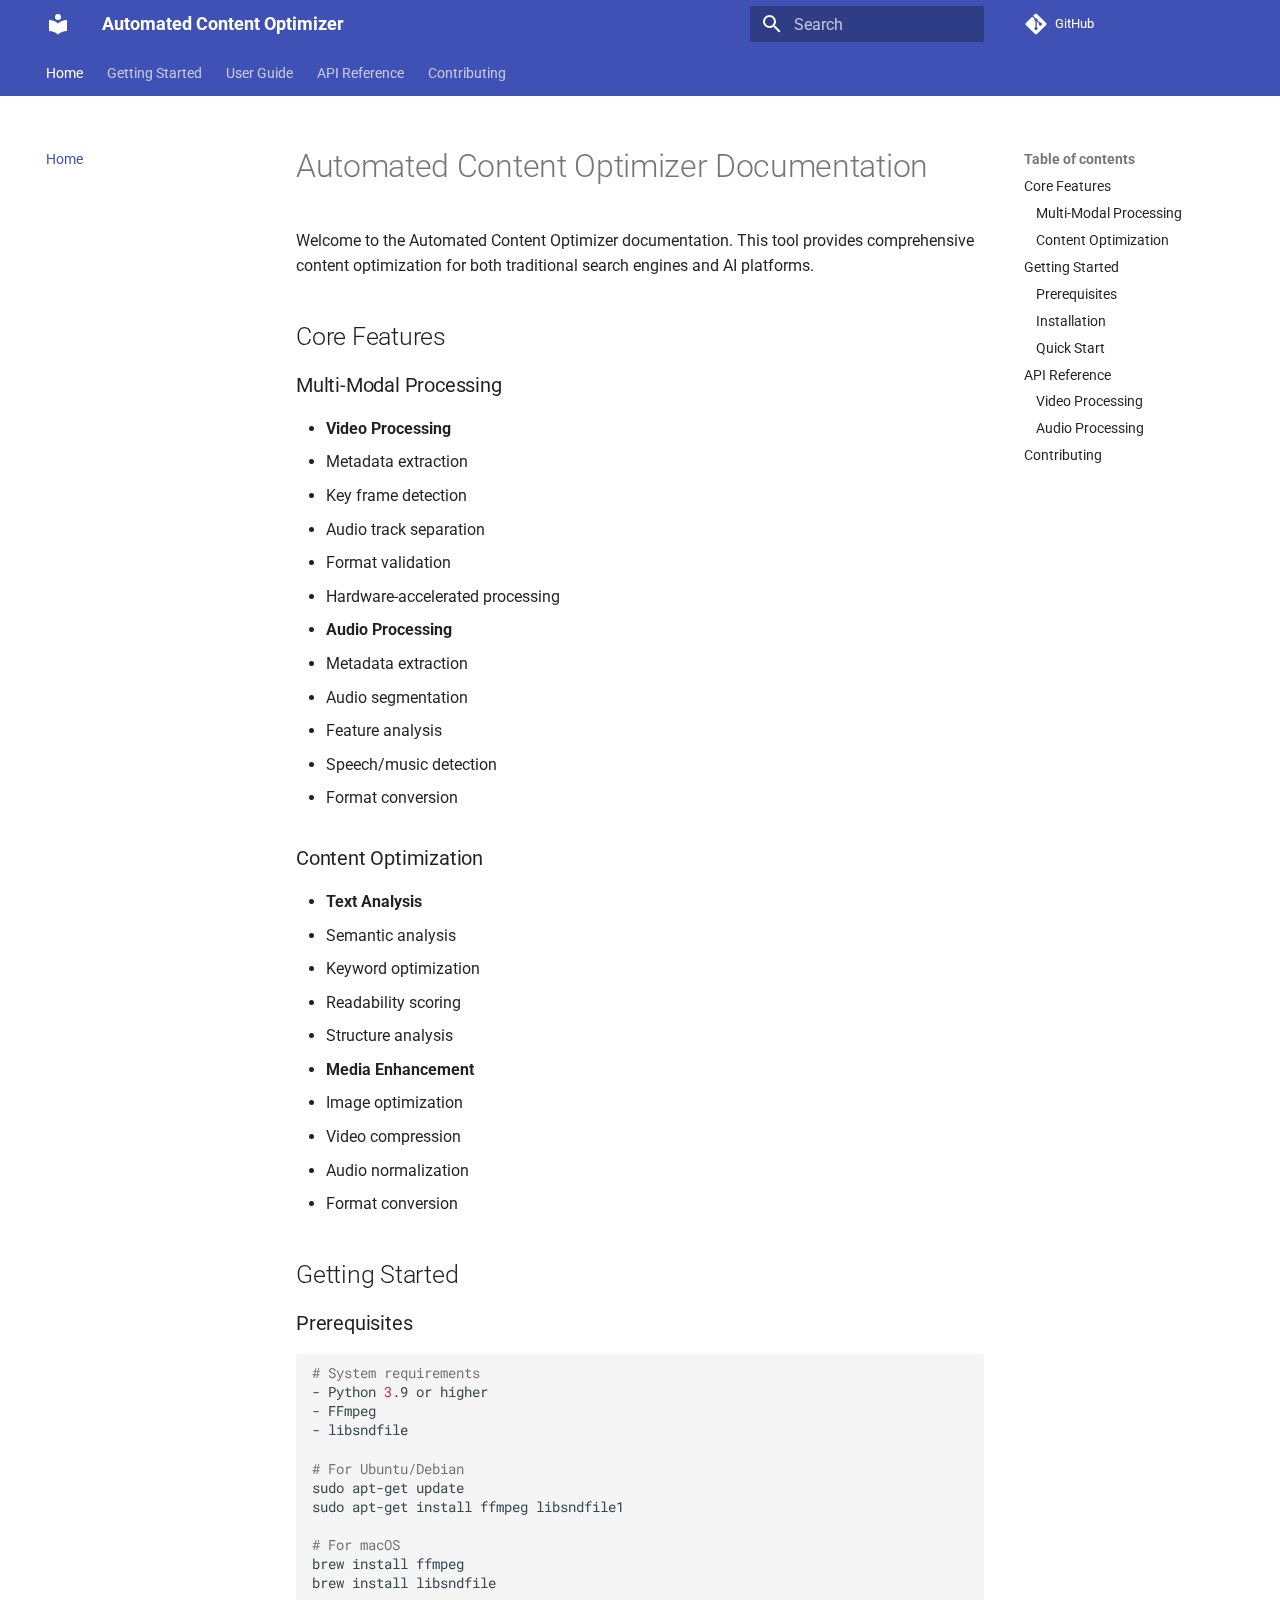
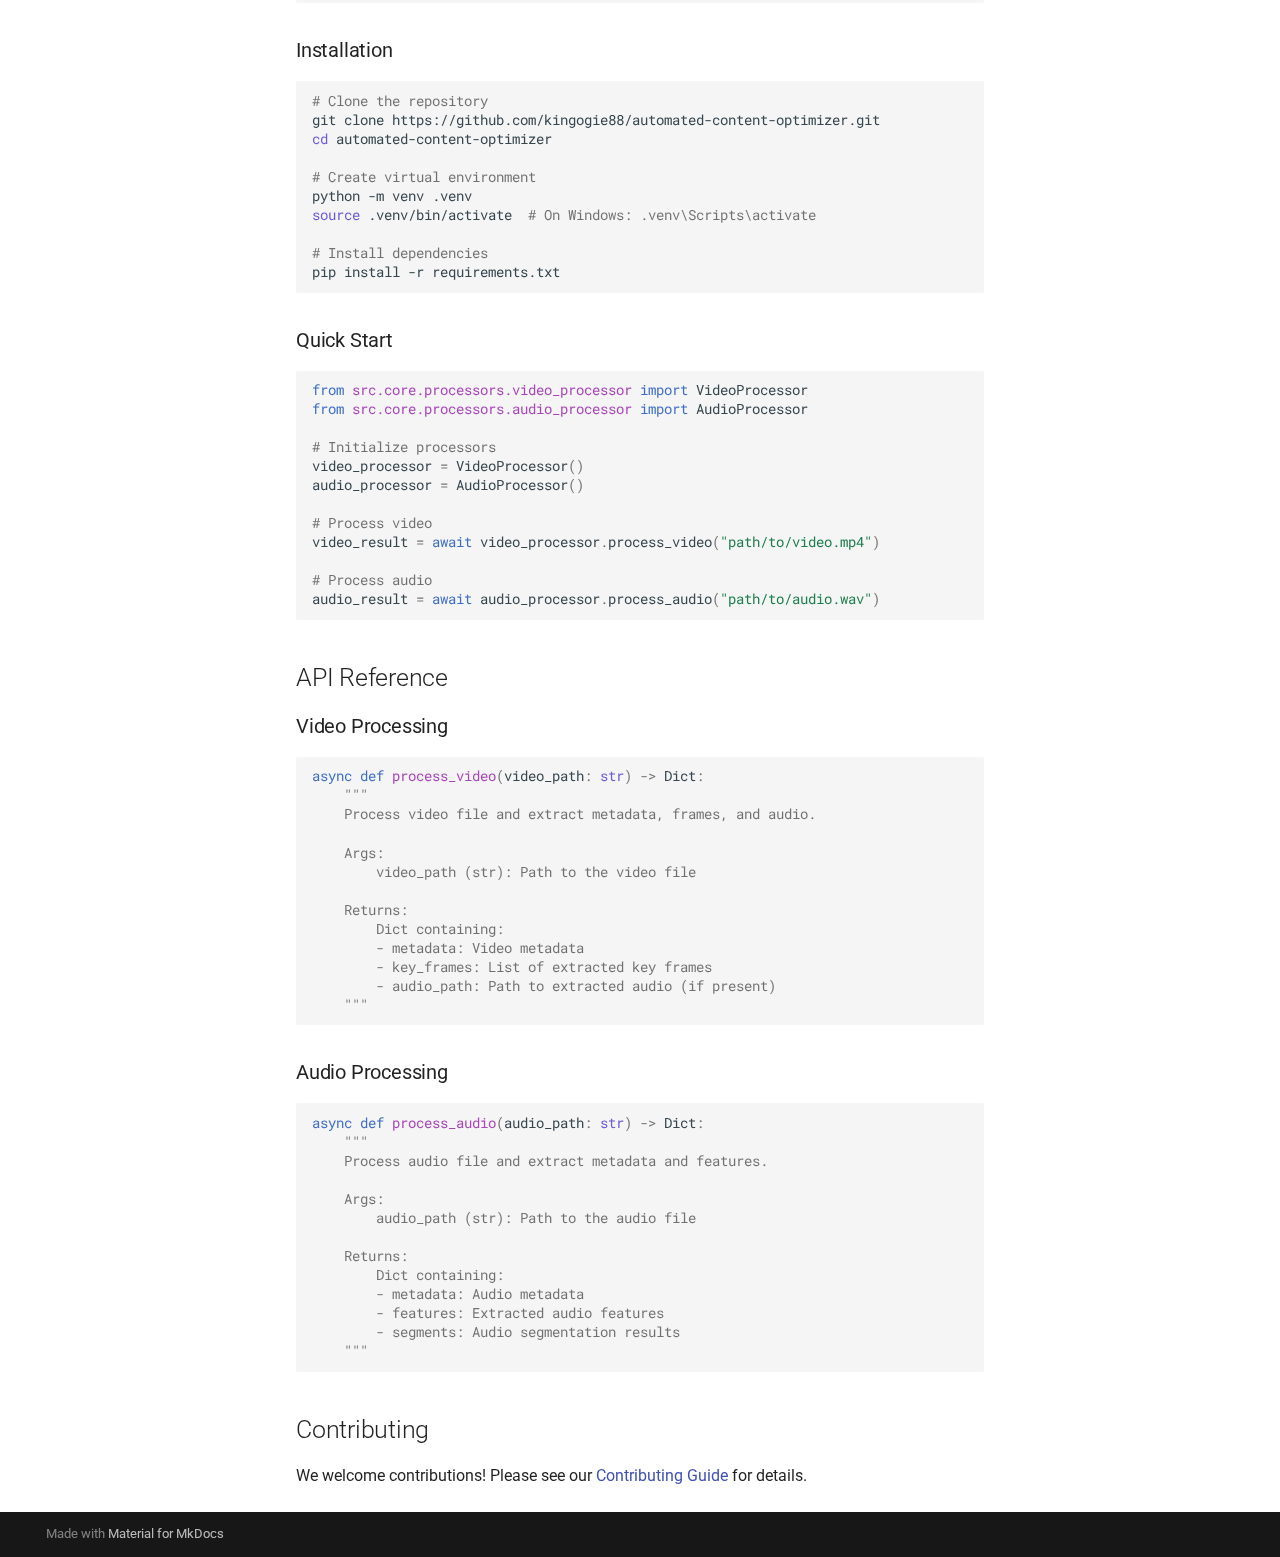
<file: site/index.html>
<!doctype html>
<html lang="en" class="no-js">
  <head>
    
      <meta charset="utf-8">
      <meta name="viewport" content="width=device-width,initial-scale=1">
      
        <meta name="description" content="A multi-modal content optimization system for search engines and AI platforms">
      
      
        <meta name="author" content="kingogie88">
      
      
      
      
        <link rel="next" href="contributing/">
      
      
      <link rel="icon" href="assets/images/favicon.png">
      <meta name="generator" content="mkdocs-1.6.1, mkdocs-material-9.6.14">
    
    
      
        <title>Automated Content Optimizer</title>
      
    
    
      <link rel="stylesheet" href="assets/stylesheets/main.342714a4.min.css">
      
        
        <link rel="stylesheet" href="assets/stylesheets/palette.06af60db.min.css">
      
      


    
    
      
    
    
      
        
        
        <link rel="preconnect" href="https://fonts.gstatic.com" crossorigin>
        <link rel="stylesheet" href="https://fonts.googleapis.com/css?family=Roboto:300,300i,400,400i,700,700i%7CRoboto+Mono:400,400i,700,700i&display=fallback">
        <style>:root{--md-text-font:"Roboto";--md-code-font:"Roboto Mono"}</style>
      
    
    
      <link rel="stylesheet" href="assets/_mkdocstrings.css">
    
    <script>__md_scope=new URL(".",location),__md_hash=e=>[...e].reduce(((e,_)=>(e<<5)-e+_.charCodeAt(0)),0),__md_get=(e,_=localStorage,t=__md_scope)=>JSON.parse(_.getItem(t.pathname+"."+e)),__md_set=(e,_,t=localStorage,a=__md_scope)=>{try{t.setItem(a.pathname+"."+e,JSON.stringify(_))}catch(e){}}</script>
    
      

    
    
    
  </head>
  
  
    
    
    
    
    
    <body dir="ltr" data-md-color-scheme="default" data-md-color-primary="indigo" data-md-color-accent="deep-purple">
  
    
    <input class="md-toggle" data-md-toggle="drawer" type="checkbox" id="__drawer" autocomplete="off">
    <input class="md-toggle" data-md-toggle="search" type="checkbox" id="__search" autocomplete="off">
    <label class="md-overlay" for="__drawer"></label>
    <div data-md-component="skip">
      
        
        <a href="#automated-content-optimizer-documentation" class="md-skip">
          Skip to content
        </a>
      
    </div>
    <div data-md-component="announce">
      
    </div>
    
    
      

<header class="md-header" data-md-component="header">
  <nav class="md-header__inner md-grid" aria-label="Header">
    <a href="." title="Automated Content Optimizer" class="md-header__button md-logo" aria-label="Automated Content Optimizer" data-md-component="logo">
      
  
  <svg xmlns="http://www.w3.org/2000/svg" viewBox="0 0 24 24"><path d="M12 8a3 3 0 0 0 3-3 3 3 0 0 0-3-3 3 3 0 0 0-3 3 3 3 0 0 0 3 3m0 3.54C9.64 9.35 6.5 8 3 8v11c3.5 0 6.64 1.35 9 3.54 2.36-2.19 5.5-3.54 9-3.54V8c-3.5 0-6.64 1.35-9 3.54"/></svg>

    </a>
    <label class="md-header__button md-icon" for="__drawer">
      
      <svg xmlns="http://www.w3.org/2000/svg" viewBox="0 0 24 24"><path d="M3 6h18v2H3zm0 5h18v2H3zm0 5h18v2H3z"/></svg>
    </label>
    <div class="md-header__title" data-md-component="header-title">
      <div class="md-header__ellipsis">
        <div class="md-header__topic">
          <span class="md-ellipsis">
            Automated Content Optimizer
          </span>
        </div>
        <div class="md-header__topic" data-md-component="header-topic">
          <span class="md-ellipsis">
            
              Home
            
          </span>
        </div>
      </div>
    </div>
    
      
    
    
    
    
      
      
        <label class="md-header__button md-icon" for="__search">
          
          <svg xmlns="http://www.w3.org/2000/svg" viewBox="0 0 24 24"><path d="M9.5 3A6.5 6.5 0 0 1 16 9.5c0 1.61-.59 3.09-1.56 4.23l.27.27h.79l5 5-1.5 1.5-5-5v-.79l-.27-.27A6.52 6.52 0 0 1 9.5 16 6.5 6.5 0 0 1 3 9.5 6.5 6.5 0 0 1 9.5 3m0 2C7 5 5 7 5 9.5S7 14 9.5 14 14 12 14 9.5 12 5 9.5 5"/></svg>
        </label>
        <div class="md-search" data-md-component="search" role="dialog">
  <label class="md-search__overlay" for="__search"></label>
  <div class="md-search__inner" role="search">
    <form class="md-search__form" name="search">
      <input type="text" class="md-search__input" name="query" aria-label="Search" placeholder="Search" autocapitalize="off" autocorrect="off" autocomplete="off" spellcheck="false" data-md-component="search-query" required>
      <label class="md-search__icon md-icon" for="__search">
        
        <svg xmlns="http://www.w3.org/2000/svg" viewBox="0 0 24 24"><path d="M9.5 3A6.5 6.5 0 0 1 16 9.5c0 1.61-.59 3.09-1.56 4.23l.27.27h.79l5 5-1.5 1.5-5-5v-.79l-.27-.27A6.52 6.52 0 0 1 9.5 16 6.5 6.5 0 0 1 3 9.5 6.5 6.5 0 0 1 9.5 3m0 2C7 5 5 7 5 9.5S7 14 9.5 14 14 12 14 9.5 12 5 9.5 5"/></svg>
        
        <svg xmlns="http://www.w3.org/2000/svg" viewBox="0 0 24 24"><path d="M20 11v2H8l5.5 5.5-1.42 1.42L4.16 12l7.92-7.92L13.5 5.5 8 11z"/></svg>
      </label>
      <nav class="md-search__options" aria-label="Search">
        
        <button type="reset" class="md-search__icon md-icon" title="Clear" aria-label="Clear" tabindex="-1">
          
          <svg xmlns="http://www.w3.org/2000/svg" viewBox="0 0 24 24"><path d="M19 6.41 17.59 5 12 10.59 6.41 5 5 6.41 10.59 12 5 17.59 6.41 19 12 13.41 17.59 19 19 17.59 13.41 12z"/></svg>
        </button>
      </nav>
      
        <div class="md-search__suggest" data-md-component="search-suggest"></div>
      
    </form>
    <div class="md-search__output">
      <div class="md-search__scrollwrap" tabindex="0" data-md-scrollfix>
        <div class="md-search-result" data-md-component="search-result">
          <div class="md-search-result__meta">
            Initializing search
          </div>
          <ol class="md-search-result__list" role="presentation"></ol>
        </div>
      </div>
    </div>
  </div>
</div>
      
    
    
      <div class="md-header__source">
        <a href="https://github.com/kingogie88/automated-content-optimizer" title="Go to repository" class="md-source" data-md-component="source">
  <div class="md-source__icon md-icon">
    
    <svg xmlns="http://www.w3.org/2000/svg" viewBox="0 0 448 512"><!--! Font Awesome Free 6.7.2 by @fontawesome - https://fontawesome.com License - https://fontawesome.com/license/free (Icons: CC BY 4.0, Fonts: SIL OFL 1.1, Code: MIT License) Copyright 2024 Fonticons, Inc.--><path d="M439.55 236.05 244 40.45a28.87 28.87 0 0 0-40.81 0l-40.66 40.63 51.52 51.52c27.06-9.14 52.68 16.77 43.39 43.68l49.66 49.66c34.23-11.8 61.18 31 35.47 56.69-26.49 26.49-70.21-2.87-56-37.34L240.22 199v121.85c25.3 12.54 22.26 41.85 9.08 55a34.34 34.34 0 0 1-48.55 0c-17.57-17.6-11.07-46.91 11.25-56v-123c-20.8-8.51-24.6-30.74-18.64-45L142.57 101 8.45 235.14a28.86 28.86 0 0 0 0 40.81l195.61 195.6a28.86 28.86 0 0 0 40.8 0l194.69-194.69a28.86 28.86 0 0 0 0-40.81"/></svg>
  </div>
  <div class="md-source__repository">
    GitHub
  </div>
</a>
      </div>
    
  </nav>
  
</header>
    
    <div class="md-container" data-md-component="container">
      
      
        
          
            
<nav class="md-tabs" aria-label="Tabs" data-md-component="tabs">
  <div class="md-grid">
    <ul class="md-tabs__list">
      
        
  
  
  
    
  
  
    <li class="md-tabs__item md-tabs__item--active">
      <a href="." class="md-tabs__link">
        
  
  
    
  
  Home

      </a>
    </li>
  

      
        
  
  
  
  
    
    
      <li class="md-tabs__item">
        <a href="installation.md" class="md-tabs__link">
          
  
  
  Getting Started

        </a>
      </li>
    
  

      
        
  
  
  
  
    
    
      <li class="md-tabs__item">
        <a href="video-processing.md" class="md-tabs__link">
          
  
  
  User Guide

        </a>
      </li>
    
  

      
        
  
  
  
  
    
    
      <li class="md-tabs__item">
        <a href="api/video.md" class="md-tabs__link">
          
  
  
  API Reference

        </a>
      </li>
    
  

      
        
  
  
  
  
    <li class="md-tabs__item">
      <a href="contributing/" class="md-tabs__link">
        
  
  
    
  
  Contributing

      </a>
    </li>
  

      
    </ul>
  </div>
</nav>
          
        
      
      <main class="md-main" data-md-component="main">
        <div class="md-main__inner md-grid">
          
            
              
              <div class="md-sidebar md-sidebar--primary" data-md-component="sidebar" data-md-type="navigation" >
                <div class="md-sidebar__scrollwrap">
                  <div class="md-sidebar__inner">
                    


  


<nav class="md-nav md-nav--primary md-nav--lifted" aria-label="Navigation" data-md-level="0">
  <label class="md-nav__title" for="__drawer">
    <a href="." title="Automated Content Optimizer" class="md-nav__button md-logo" aria-label="Automated Content Optimizer" data-md-component="logo">
      
  
  <svg xmlns="http://www.w3.org/2000/svg" viewBox="0 0 24 24"><path d="M12 8a3 3 0 0 0 3-3 3 3 0 0 0-3-3 3 3 0 0 0-3 3 3 3 0 0 0 3 3m0 3.54C9.64 9.35 6.5 8 3 8v11c3.5 0 6.64 1.35 9 3.54 2.36-2.19 5.5-3.54 9-3.54V8c-3.5 0-6.64 1.35-9 3.54"/></svg>

    </a>
    Automated Content Optimizer
  </label>
  
    <div class="md-nav__source">
      <a href="https://github.com/kingogie88/automated-content-optimizer" title="Go to repository" class="md-source" data-md-component="source">
  <div class="md-source__icon md-icon">
    
    <svg xmlns="http://www.w3.org/2000/svg" viewBox="0 0 448 512"><!--! Font Awesome Free 6.7.2 by @fontawesome - https://fontawesome.com License - https://fontawesome.com/license/free (Icons: CC BY 4.0, Fonts: SIL OFL 1.1, Code: MIT License) Copyright 2024 Fonticons, Inc.--><path d="M439.55 236.05 244 40.45a28.87 28.87 0 0 0-40.81 0l-40.66 40.63 51.52 51.52c27.06-9.14 52.68 16.77 43.39 43.68l49.66 49.66c34.23-11.8 61.18 31 35.47 56.69-26.49 26.49-70.21-2.87-56-37.34L240.22 199v121.85c25.3 12.54 22.26 41.85 9.08 55a34.34 34.34 0 0 1-48.55 0c-17.57-17.6-11.07-46.91 11.25-56v-123c-20.8-8.51-24.6-30.74-18.64-45L142.57 101 8.45 235.14a28.86 28.86 0 0 0 0 40.81l195.61 195.6a28.86 28.86 0 0 0 40.8 0l194.69-194.69a28.86 28.86 0 0 0 0-40.81"/></svg>
  </div>
  <div class="md-source__repository">
    GitHub
  </div>
</a>
    </div>
  
  <ul class="md-nav__list" data-md-scrollfix>
    
      
      
  
  
    
  
  
  
    <li class="md-nav__item md-nav__item--active">
      
      <input class="md-nav__toggle md-toggle" type="checkbox" id="__toc">
      
      
        
      
      
        <label class="md-nav__link md-nav__link--active" for="__toc">
          
  
  
  <span class="md-ellipsis">
    Home
    
  </span>
  

          <span class="md-nav__icon md-icon"></span>
        </label>
      
      <a href="." class="md-nav__link md-nav__link--active">
        
  
  
  <span class="md-ellipsis">
    Home
    
  </span>
  

      </a>
      
        

<nav class="md-nav md-nav--secondary" aria-label="Table of contents">
  
  
  
    
  
  
    <label class="md-nav__title" for="__toc">
      <span class="md-nav__icon md-icon"></span>
      Table of contents
    </label>
    <ul class="md-nav__list" data-md-component="toc" data-md-scrollfix>
      
        <li class="md-nav__item">
  <a href="#core-features" class="md-nav__link">
    <span class="md-ellipsis">
      Core Features
    </span>
  </a>
  
    <nav class="md-nav" aria-label="Core Features">
      <ul class="md-nav__list">
        
          <li class="md-nav__item">
  <a href="#multi-modal-processing" class="md-nav__link">
    <span class="md-ellipsis">
      Multi-Modal Processing
    </span>
  </a>
  
</li>
        
          <li class="md-nav__item">
  <a href="#content-optimization" class="md-nav__link">
    <span class="md-ellipsis">
      Content Optimization
    </span>
  </a>
  
</li>
        
      </ul>
    </nav>
  
</li>
      
        <li class="md-nav__item">
  <a href="#getting-started" class="md-nav__link">
    <span class="md-ellipsis">
      Getting Started
    </span>
  </a>
  
    <nav class="md-nav" aria-label="Getting Started">
      <ul class="md-nav__list">
        
          <li class="md-nav__item">
  <a href="#prerequisites" class="md-nav__link">
    <span class="md-ellipsis">
      Prerequisites
    </span>
  </a>
  
</li>
        
          <li class="md-nav__item">
  <a href="#installation" class="md-nav__link">
    <span class="md-ellipsis">
      Installation
    </span>
  </a>
  
</li>
        
          <li class="md-nav__item">
  <a href="#quick-start" class="md-nav__link">
    <span class="md-ellipsis">
      Quick Start
    </span>
  </a>
  
</li>
        
      </ul>
    </nav>
  
</li>
      
        <li class="md-nav__item">
  <a href="#api-reference" class="md-nav__link">
    <span class="md-ellipsis">
      API Reference
    </span>
  </a>
  
    <nav class="md-nav" aria-label="API Reference">
      <ul class="md-nav__list">
        
          <li class="md-nav__item">
  <a href="#video-processing" class="md-nav__link">
    <span class="md-ellipsis">
      Video Processing
    </span>
  </a>
  
</li>
        
          <li class="md-nav__item">
  <a href="#audio-processing" class="md-nav__link">
    <span class="md-ellipsis">
      Audio Processing
    </span>
  </a>
  
</li>
        
      </ul>
    </nav>
  
</li>
      
        <li class="md-nav__item">
  <a href="#contributing" class="md-nav__link">
    <span class="md-ellipsis">
      Contributing
    </span>
  </a>
  
</li>
      
    </ul>
  
</nav>
      
    </li>
  

    
      
      
  
  
  
  
    
    
    
    
      
      
        
      
    
    
    <li class="md-nav__item md-nav__item--nested">
      
        
        
          
        
        <input class="md-nav__toggle md-toggle md-toggle--indeterminate" type="checkbox" id="__nav_2" >
        
          
          <label class="md-nav__link" for="__nav_2" id="__nav_2_label" tabindex="0">
            
  
  
  <span class="md-ellipsis">
    Getting Started
    
  </span>
  

            <span class="md-nav__icon md-icon"></span>
          </label>
        
        <nav class="md-nav" data-md-level="1" aria-labelledby="__nav_2_label" aria-expanded="false">
          <label class="md-nav__title" for="__nav_2">
            <span class="md-nav__icon md-icon"></span>
            Getting Started
          </label>
          <ul class="md-nav__list" data-md-scrollfix>
            
              
                
  
  
  
  
    <li class="md-nav__item">
      <a href="installation.md" class="md-nav__link">
        
  
  
  <span class="md-ellipsis">
    Installation
    
  </span>
  

      </a>
    </li>
  

              
            
              
                
  
  
  
  
    <li class="md-nav__item">
      <a href="quickstart.md" class="md-nav__link">
        
  
  
  <span class="md-ellipsis">
    Quick Start
    
  </span>
  

      </a>
    </li>
  

              
            
          </ul>
        </nav>
      
    </li>
  

    
      
      
  
  
  
  
    
    
    
    
      
      
        
      
    
    
    <li class="md-nav__item md-nav__item--nested">
      
        
        
          
        
        <input class="md-nav__toggle md-toggle md-toggle--indeterminate" type="checkbox" id="__nav_3" >
        
          
          <label class="md-nav__link" for="__nav_3" id="__nav_3_label" tabindex="0">
            
  
  
  <span class="md-ellipsis">
    User Guide
    
  </span>
  

            <span class="md-nav__icon md-icon"></span>
          </label>
        
        <nav class="md-nav" data-md-level="1" aria-labelledby="__nav_3_label" aria-expanded="false">
          <label class="md-nav__title" for="__nav_3">
            <span class="md-nav__icon md-icon"></span>
            User Guide
          </label>
          <ul class="md-nav__list" data-md-scrollfix>
            
              
                
  
  
  
  
    <li class="md-nav__item">
      <a href="video-processing.md" class="md-nav__link">
        
  
  
  <span class="md-ellipsis">
    Video Processing
    
  </span>
  

      </a>
    </li>
  

              
            
              
                
  
  
  
  
    <li class="md-nav__item">
      <a href="audio-processing.md" class="md-nav__link">
        
  
  
  <span class="md-ellipsis">
    Audio Processing
    
  </span>
  

      </a>
    </li>
  

              
            
              
                
  
  
  
  
    <li class="md-nav__item">
      <a href="content-optimization.md" class="md-nav__link">
        
  
  
  <span class="md-ellipsis">
    Content Optimization
    
  </span>
  

      </a>
    </li>
  

              
            
          </ul>
        </nav>
      
    </li>
  

    
      
      
  
  
  
  
    
    
    
    
      
      
        
      
    
    
    <li class="md-nav__item md-nav__item--nested">
      
        
        
          
        
        <input class="md-nav__toggle md-toggle md-toggle--indeterminate" type="checkbox" id="__nav_4" >
        
          
          <label class="md-nav__link" for="__nav_4" id="__nav_4_label" tabindex="0">
            
  
  
  <span class="md-ellipsis">
    API Reference
    
  </span>
  

            <span class="md-nav__icon md-icon"></span>
          </label>
        
        <nav class="md-nav" data-md-level="1" aria-labelledby="__nav_4_label" aria-expanded="false">
          <label class="md-nav__title" for="__nav_4">
            <span class="md-nav__icon md-icon"></span>
            API Reference
          </label>
          <ul class="md-nav__list" data-md-scrollfix>
            
              
                
  
  
  
  
    <li class="md-nav__item">
      <a href="api/video.md" class="md-nav__link">
        
  
  
  <span class="md-ellipsis">
    Video API
    
  </span>
  

      </a>
    </li>
  

              
            
              
                
  
  
  
  
    <li class="md-nav__item">
      <a href="api/audio.md" class="md-nav__link">
        
  
  
  <span class="md-ellipsis">
    Audio API
    
  </span>
  

      </a>
    </li>
  

              
            
          </ul>
        </nav>
      
    </li>
  

    
      
      
  
  
  
  
    <li class="md-nav__item">
      <a href="contributing/" class="md-nav__link">
        
  
  
  <span class="md-ellipsis">
    Contributing
    
  </span>
  

      </a>
    </li>
  

    
  </ul>
</nav>
                  </div>
                </div>
              </div>
            
            
              
              <div class="md-sidebar md-sidebar--secondary" data-md-component="sidebar" data-md-type="toc" >
                <div class="md-sidebar__scrollwrap">
                  <div class="md-sidebar__inner">
                    

<nav class="md-nav md-nav--secondary" aria-label="Table of contents">
  
  
  
    
  
  
    <label class="md-nav__title" for="__toc">
      <span class="md-nav__icon md-icon"></span>
      Table of contents
    </label>
    <ul class="md-nav__list" data-md-component="toc" data-md-scrollfix>
      
        <li class="md-nav__item">
  <a href="#core-features" class="md-nav__link">
    <span class="md-ellipsis">
      Core Features
    </span>
  </a>
  
    <nav class="md-nav" aria-label="Core Features">
      <ul class="md-nav__list">
        
          <li class="md-nav__item">
  <a href="#multi-modal-processing" class="md-nav__link">
    <span class="md-ellipsis">
      Multi-Modal Processing
    </span>
  </a>
  
</li>
        
          <li class="md-nav__item">
  <a href="#content-optimization" class="md-nav__link">
    <span class="md-ellipsis">
      Content Optimization
    </span>
  </a>
  
</li>
        
      </ul>
    </nav>
  
</li>
      
        <li class="md-nav__item">
  <a href="#getting-started" class="md-nav__link">
    <span class="md-ellipsis">
      Getting Started
    </span>
  </a>
  
    <nav class="md-nav" aria-label="Getting Started">
      <ul class="md-nav__list">
        
          <li class="md-nav__item">
  <a href="#prerequisites" class="md-nav__link">
    <span class="md-ellipsis">
      Prerequisites
    </span>
  </a>
  
</li>
        
          <li class="md-nav__item">
  <a href="#installation" class="md-nav__link">
    <span class="md-ellipsis">
      Installation
    </span>
  </a>
  
</li>
        
          <li class="md-nav__item">
  <a href="#quick-start" class="md-nav__link">
    <span class="md-ellipsis">
      Quick Start
    </span>
  </a>
  
</li>
        
      </ul>
    </nav>
  
</li>
      
        <li class="md-nav__item">
  <a href="#api-reference" class="md-nav__link">
    <span class="md-ellipsis">
      API Reference
    </span>
  </a>
  
    <nav class="md-nav" aria-label="API Reference">
      <ul class="md-nav__list">
        
          <li class="md-nav__item">
  <a href="#video-processing" class="md-nav__link">
    <span class="md-ellipsis">
      Video Processing
    </span>
  </a>
  
</li>
        
          <li class="md-nav__item">
  <a href="#audio-processing" class="md-nav__link">
    <span class="md-ellipsis">
      Audio Processing
    </span>
  </a>
  
</li>
        
      </ul>
    </nav>
  
</li>
      
        <li class="md-nav__item">
  <a href="#contributing" class="md-nav__link">
    <span class="md-ellipsis">
      Contributing
    </span>
  </a>
  
</li>
      
    </ul>
  
</nav>
                  </div>
                </div>
              </div>
            
          
          
            <div class="md-content" data-md-component="content">
              <article class="md-content__inner md-typeset">
                
                  


  
  


<h1 id="automated-content-optimizer-documentation">Automated Content Optimizer Documentation<a class="headerlink" href="#automated-content-optimizer-documentation" title="Permanent link">&para;</a></h1>
<p>Welcome to the Automated Content Optimizer documentation. This tool provides comprehensive content optimization for both traditional search engines and AI platforms.</p>
<h2 id="core-features">Core Features<a class="headerlink" href="#core-features" title="Permanent link">&para;</a></h2>
<h3 id="multi-modal-processing">Multi-Modal Processing<a class="headerlink" href="#multi-modal-processing" title="Permanent link">&para;</a></h3>
<ul>
<li><strong>Video Processing</strong></li>
<li>Metadata extraction</li>
<li>Key frame detection</li>
<li>Audio track separation</li>
<li>Format validation</li>
<li>
<p>Hardware-accelerated processing</p>
</li>
<li>
<p><strong>Audio Processing</strong></p>
</li>
<li>Metadata extraction</li>
<li>Audio segmentation</li>
<li>Feature analysis</li>
<li>Speech/music detection</li>
<li>Format conversion</li>
</ul>
<h3 id="content-optimization">Content Optimization<a class="headerlink" href="#content-optimization" title="Permanent link">&para;</a></h3>
<ul>
<li><strong>Text Analysis</strong></li>
<li>Semantic analysis</li>
<li>Keyword optimization</li>
<li>Readability scoring</li>
<li>
<p>Structure analysis</p>
</li>
<li>
<p><strong>Media Enhancement</strong></p>
</li>
<li>Image optimization</li>
<li>Video compression</li>
<li>Audio normalization</li>
<li>Format conversion</li>
</ul>
<h2 id="getting-started">Getting Started<a class="headerlink" href="#getting-started" title="Permanent link">&para;</a></h2>
<h3 id="prerequisites">Prerequisites<a class="headerlink" href="#prerequisites" title="Permanent link">&para;</a></h3>
<div class="highlight"><pre><span></span><code><span class="c1"># System requirements</span>
-<span class="w"> </span>Python<span class="w"> </span><span class="m">3</span>.9<span class="w"> </span>or<span class="w"> </span>higher
-<span class="w"> </span>FFmpeg
-<span class="w"> </span>libsndfile

<span class="c1"># For Ubuntu/Debian</span>
sudo<span class="w"> </span>apt-get<span class="w"> </span>update
sudo<span class="w"> </span>apt-get<span class="w"> </span>install<span class="w"> </span>ffmpeg<span class="w"> </span>libsndfile1

<span class="c1"># For macOS</span>
brew<span class="w"> </span>install<span class="w"> </span>ffmpeg
brew<span class="w"> </span>install<span class="w"> </span>libsndfile
</code></pre></div>
<h3 id="installation">Installation<a class="headerlink" href="#installation" title="Permanent link">&para;</a></h3>
<div class="highlight"><pre><span></span><code><span class="c1"># Clone the repository</span>
git<span class="w"> </span>clone<span class="w"> </span>https://github.com/kingogie88/automated-content-optimizer.git
<span class="nb">cd</span><span class="w"> </span>automated-content-optimizer

<span class="c1"># Create virtual environment</span>
python<span class="w"> </span>-m<span class="w"> </span>venv<span class="w"> </span>.venv
<span class="nb">source</span><span class="w"> </span>.venv/bin/activate<span class="w">  </span><span class="c1"># On Windows: .venv\Scripts\activate</span>

<span class="c1"># Install dependencies</span>
pip<span class="w"> </span>install<span class="w"> </span>-r<span class="w"> </span>requirements.txt
</code></pre></div>
<h3 id="quick-start">Quick Start<a class="headerlink" href="#quick-start" title="Permanent link">&para;</a></h3>
<div class="highlight"><pre><span></span><code><span class="kn">from</span><span class="w"> </span><span class="nn">src.core.processors.video_processor</span><span class="w"> </span><span class="kn">import</span> <span class="n">VideoProcessor</span>
<span class="kn">from</span><span class="w"> </span><span class="nn">src.core.processors.audio_processor</span><span class="w"> </span><span class="kn">import</span> <span class="n">AudioProcessor</span>

<span class="c1"># Initialize processors</span>
<span class="n">video_processor</span> <span class="o">=</span> <span class="n">VideoProcessor</span><span class="p">()</span>
<span class="n">audio_processor</span> <span class="o">=</span> <span class="n">AudioProcessor</span><span class="p">()</span>

<span class="c1"># Process video</span>
<span class="n">video_result</span> <span class="o">=</span> <span class="k">await</span> <span class="n">video_processor</span><span class="o">.</span><span class="n">process_video</span><span class="p">(</span><span class="s2">&quot;path/to/video.mp4&quot;</span><span class="p">)</span>

<span class="c1"># Process audio</span>
<span class="n">audio_result</span> <span class="o">=</span> <span class="k">await</span> <span class="n">audio_processor</span><span class="o">.</span><span class="n">process_audio</span><span class="p">(</span><span class="s2">&quot;path/to/audio.wav&quot;</span><span class="p">)</span>
</code></pre></div>
<h2 id="api-reference">API Reference<a class="headerlink" href="#api-reference" title="Permanent link">&para;</a></h2>
<h3 id="video-processing">Video Processing<a class="headerlink" href="#video-processing" title="Permanent link">&para;</a></h3>
<div class="highlight"><pre><span></span><code><span class="k">async</span> <span class="k">def</span><span class="w"> </span><span class="nf">process_video</span><span class="p">(</span><span class="n">video_path</span><span class="p">:</span> <span class="nb">str</span><span class="p">)</span> <span class="o">-&gt;</span> <span class="n">Dict</span><span class="p">:</span>
<span class="w">    </span><span class="sd">&quot;&quot;&quot;</span>
<span class="sd">    Process video file and extract metadata, frames, and audio.</span>

<span class="sd">    Args:</span>
<span class="sd">        video_path (str): Path to the video file</span>

<span class="sd">    Returns:</span>
<span class="sd">        Dict containing:</span>
<span class="sd">        - metadata: Video metadata</span>
<span class="sd">        - key_frames: List of extracted key frames</span>
<span class="sd">        - audio_path: Path to extracted audio (if present)</span>
<span class="sd">    &quot;&quot;&quot;</span>
</code></pre></div>
<h3 id="audio-processing">Audio Processing<a class="headerlink" href="#audio-processing" title="Permanent link">&para;</a></h3>
<div class="highlight"><pre><span></span><code><span class="k">async</span> <span class="k">def</span><span class="w"> </span><span class="nf">process_audio</span><span class="p">(</span><span class="n">audio_path</span><span class="p">:</span> <span class="nb">str</span><span class="p">)</span> <span class="o">-&gt;</span> <span class="n">Dict</span><span class="p">:</span>
<span class="w">    </span><span class="sd">&quot;&quot;&quot;</span>
<span class="sd">    Process audio file and extract metadata and features.</span>

<span class="sd">    Args:</span>
<span class="sd">        audio_path (str): Path to the audio file</span>

<span class="sd">    Returns:</span>
<span class="sd">        Dict containing:</span>
<span class="sd">        - metadata: Audio metadata</span>
<span class="sd">        - features: Extracted audio features</span>
<span class="sd">        - segments: Audio segmentation results</span>
<span class="sd">    &quot;&quot;&quot;</span>
</code></pre></div>
<h2 id="contributing">Contributing<a class="headerlink" href="#contributing" title="Permanent link">&para;</a></h2>
<p>We welcome contributions! Please see our <a href="contributing/">Contributing Guide</a> for details. </p>












                
              </article>
            </div>
          
          
<script>var target=document.getElementById(location.hash.slice(1));target&&target.name&&(target.checked=target.name.startsWith("__tabbed_"))</script>
        </div>
        
      </main>
      
        <footer class="md-footer">
  
  <div class="md-footer-meta md-typeset">
    <div class="md-footer-meta__inner md-grid">
      <div class="md-copyright">
  
  
    Made with
    <a href="https://squidfunk.github.io/mkdocs-material/" target="_blank" rel="noopener">
      Material for MkDocs
    </a>
  
</div>
      
    </div>
  </div>
</footer>
      
    </div>
    <div class="md-dialog" data-md-component="dialog">
      <div class="md-dialog__inner md-typeset"></div>
    </div>
    
    
    
      
      <script id="__config" type="application/json">{"base": ".", "features": ["navigation.tabs", "navigation.sections", "navigation.expand", "search.suggest", "search.highlight"], "search": "assets/javascripts/workers/search.d50fe291.min.js", "tags": null, "translations": {"clipboard.copied": "Copied to clipboard", "clipboard.copy": "Copy to clipboard", "search.result.more.one": "1 more on this page", "search.result.more.other": "# more on this page", "search.result.none": "No matching documents", "search.result.one": "1 matching document", "search.result.other": "# matching documents", "search.result.placeholder": "Type to start searching", "search.result.term.missing": "Missing", "select.version": "Select version"}, "version": null}</script>
    
    
      <script src="assets/javascripts/bundle.13a4f30d.min.js"></script>
      
    
  </body>
</html>
</file>
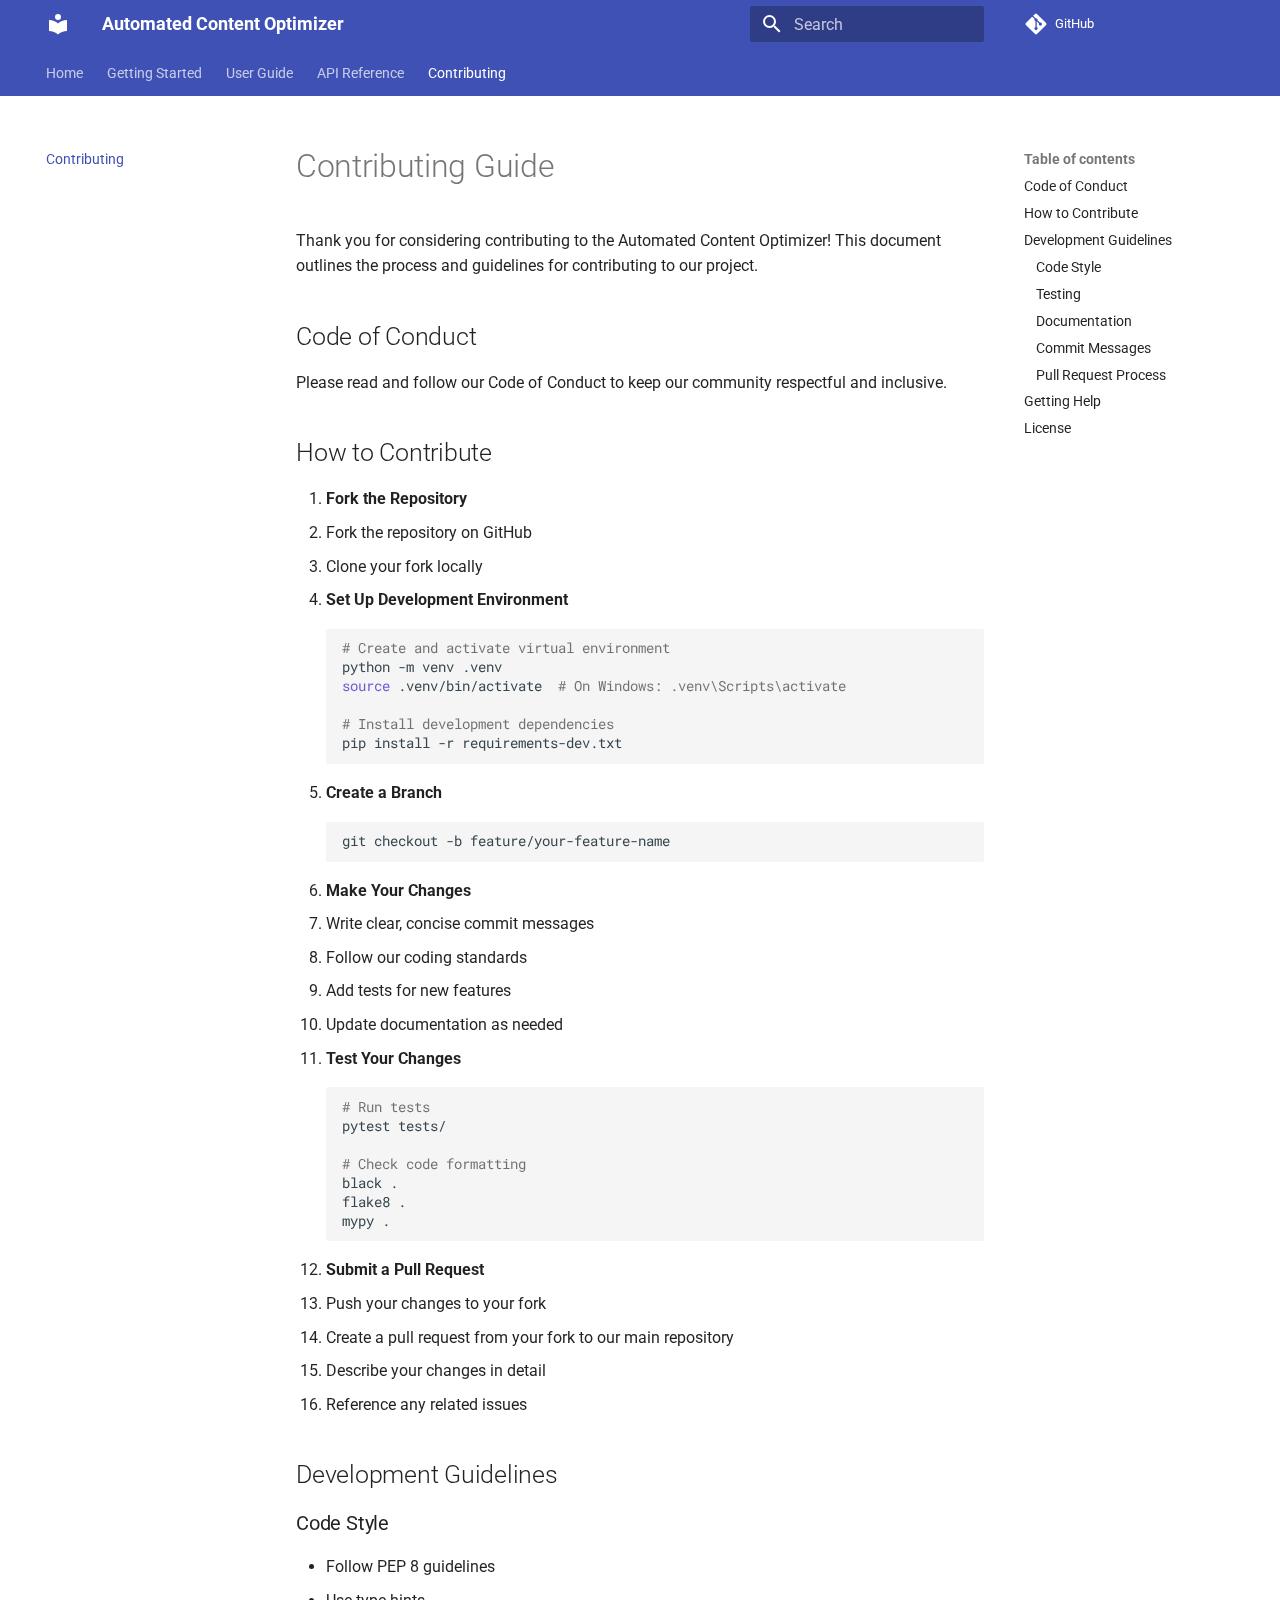
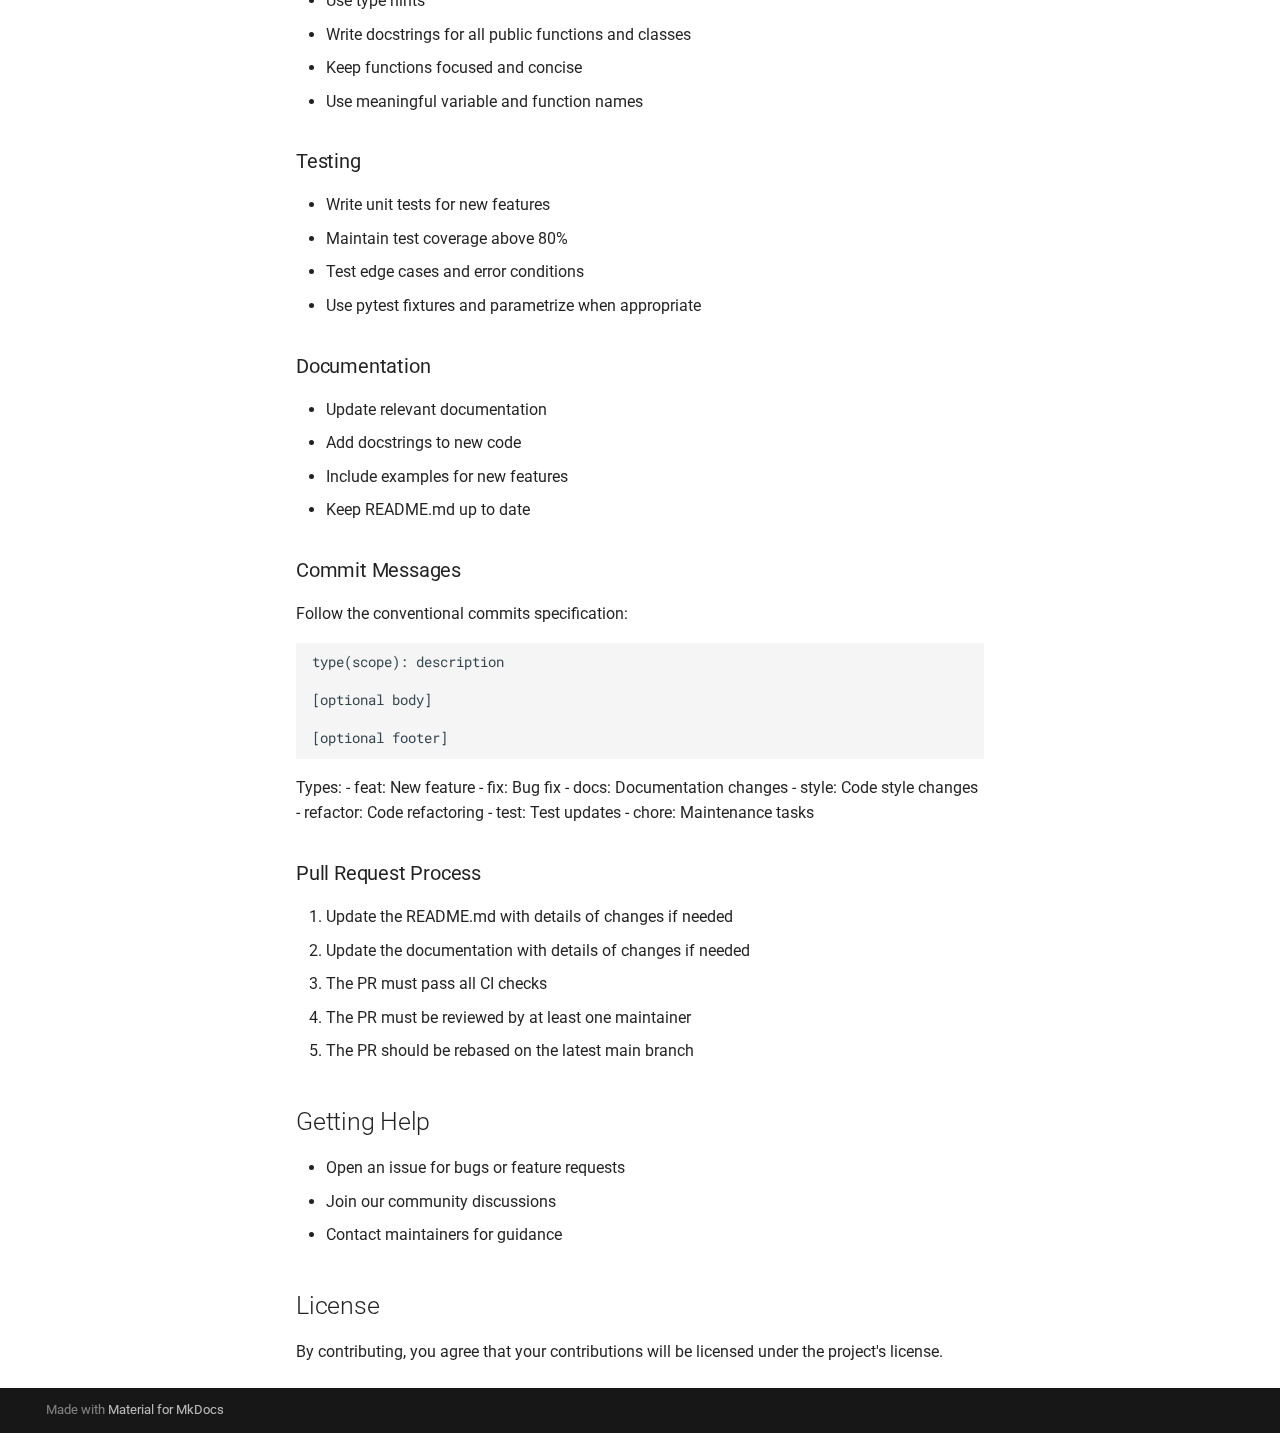
<file: site/contributing/index.html>
<!doctype html>
<html lang="en" class="no-js">
  <head>
    
      <meta charset="utf-8">
      <meta name="viewport" content="width=device-width,initial-scale=1">
      
        <meta name="description" content="A multi-modal content optimization system for search engines and AI platforms">
      
      
        <meta name="author" content="kingogie88">
      
      
      
        <link rel="prev" href="..">
      
      
      
      <link rel="icon" href="../assets/images/favicon.png">
      <meta name="generator" content="mkdocs-1.6.1, mkdocs-material-9.6.14">
    
    
      
        <title>Contributing - Automated Content Optimizer</title>
      
    
    
      <link rel="stylesheet" href="../assets/stylesheets/main.342714a4.min.css">
      
        
        <link rel="stylesheet" href="../assets/stylesheets/palette.06af60db.min.css">
      
      


    
    
      
    
    
      
        
        
        <link rel="preconnect" href="https://fonts.gstatic.com" crossorigin>
        <link rel="stylesheet" href="https://fonts.googleapis.com/css?family=Roboto:300,300i,400,400i,700,700i%7CRoboto+Mono:400,400i,700,700i&display=fallback">
        <style>:root{--md-text-font:"Roboto";--md-code-font:"Roboto Mono"}</style>
      
    
    
      <link rel="stylesheet" href="../assets/_mkdocstrings.css">
    
    <script>__md_scope=new URL("..",location),__md_hash=e=>[...e].reduce(((e,_)=>(e<<5)-e+_.charCodeAt(0)),0),__md_get=(e,_=localStorage,t=__md_scope)=>JSON.parse(_.getItem(t.pathname+"."+e)),__md_set=(e,_,t=localStorage,a=__md_scope)=>{try{t.setItem(a.pathname+"."+e,JSON.stringify(_))}catch(e){}}</script>
    
      

    
    
    
  </head>
  
  
    
    
    
    
    
    <body dir="ltr" data-md-color-scheme="default" data-md-color-primary="indigo" data-md-color-accent="deep-purple">
  
    
    <input class="md-toggle" data-md-toggle="drawer" type="checkbox" id="__drawer" autocomplete="off">
    <input class="md-toggle" data-md-toggle="search" type="checkbox" id="__search" autocomplete="off">
    <label class="md-overlay" for="__drawer"></label>
    <div data-md-component="skip">
      
        
        <a href="#contributing-guide" class="md-skip">
          Skip to content
        </a>
      
    </div>
    <div data-md-component="announce">
      
    </div>
    
    
      

<header class="md-header" data-md-component="header">
  <nav class="md-header__inner md-grid" aria-label="Header">
    <a href=".." title="Automated Content Optimizer" class="md-header__button md-logo" aria-label="Automated Content Optimizer" data-md-component="logo">
      
  
  <svg xmlns="http://www.w3.org/2000/svg" viewBox="0 0 24 24"><path d="M12 8a3 3 0 0 0 3-3 3 3 0 0 0-3-3 3 3 0 0 0-3 3 3 3 0 0 0 3 3m0 3.54C9.64 9.35 6.5 8 3 8v11c3.5 0 6.64 1.35 9 3.54 2.36-2.19 5.5-3.54 9-3.54V8c-3.5 0-6.64 1.35-9 3.54"/></svg>

    </a>
    <label class="md-header__button md-icon" for="__drawer">
      
      <svg xmlns="http://www.w3.org/2000/svg" viewBox="0 0 24 24"><path d="M3 6h18v2H3zm0 5h18v2H3zm0 5h18v2H3z"/></svg>
    </label>
    <div class="md-header__title" data-md-component="header-title">
      <div class="md-header__ellipsis">
        <div class="md-header__topic">
          <span class="md-ellipsis">
            Automated Content Optimizer
          </span>
        </div>
        <div class="md-header__topic" data-md-component="header-topic">
          <span class="md-ellipsis">
            
              Contributing
            
          </span>
        </div>
      </div>
    </div>
    
      
    
    
    
    
      
      
        <label class="md-header__button md-icon" for="__search">
          
          <svg xmlns="http://www.w3.org/2000/svg" viewBox="0 0 24 24"><path d="M9.5 3A6.5 6.5 0 0 1 16 9.5c0 1.61-.59 3.09-1.56 4.23l.27.27h.79l5 5-1.5 1.5-5-5v-.79l-.27-.27A6.52 6.52 0 0 1 9.5 16 6.5 6.5 0 0 1 3 9.5 6.5 6.5 0 0 1 9.5 3m0 2C7 5 5 7 5 9.5S7 14 9.5 14 14 12 14 9.5 12 5 9.5 5"/></svg>
        </label>
        <div class="md-search" data-md-component="search" role="dialog">
  <label class="md-search__overlay" for="__search"></label>
  <div class="md-search__inner" role="search">
    <form class="md-search__form" name="search">
      <input type="text" class="md-search__input" name="query" aria-label="Search" placeholder="Search" autocapitalize="off" autocorrect="off" autocomplete="off" spellcheck="false" data-md-component="search-query" required>
      <label class="md-search__icon md-icon" for="__search">
        
        <svg xmlns="http://www.w3.org/2000/svg" viewBox="0 0 24 24"><path d="M9.5 3A6.5 6.5 0 0 1 16 9.5c0 1.61-.59 3.09-1.56 4.23l.27.27h.79l5 5-1.5 1.5-5-5v-.79l-.27-.27A6.52 6.52 0 0 1 9.5 16 6.5 6.5 0 0 1 3 9.5 6.5 6.5 0 0 1 9.5 3m0 2C7 5 5 7 5 9.5S7 14 9.5 14 14 12 14 9.5 12 5 9.5 5"/></svg>
        
        <svg xmlns="http://www.w3.org/2000/svg" viewBox="0 0 24 24"><path d="M20 11v2H8l5.5 5.5-1.42 1.42L4.16 12l7.92-7.92L13.5 5.5 8 11z"/></svg>
      </label>
      <nav class="md-search__options" aria-label="Search">
        
        <button type="reset" class="md-search__icon md-icon" title="Clear" aria-label="Clear" tabindex="-1">
          
          <svg xmlns="http://www.w3.org/2000/svg" viewBox="0 0 24 24"><path d="M19 6.41 17.59 5 12 10.59 6.41 5 5 6.41 10.59 12 5 17.59 6.41 19 12 13.41 17.59 19 19 17.59 13.41 12z"/></svg>
        </button>
      </nav>
      
        <div class="md-search__suggest" data-md-component="search-suggest"></div>
      
    </form>
    <div class="md-search__output">
      <div class="md-search__scrollwrap" tabindex="0" data-md-scrollfix>
        <div class="md-search-result" data-md-component="search-result">
          <div class="md-search-result__meta">
            Initializing search
          </div>
          <ol class="md-search-result__list" role="presentation"></ol>
        </div>
      </div>
    </div>
  </div>
</div>
      
    
    
      <div class="md-header__source">
        <a href="https://github.com/kingogie88/automated-content-optimizer" title="Go to repository" class="md-source" data-md-component="source">
  <div class="md-source__icon md-icon">
    
    <svg xmlns="http://www.w3.org/2000/svg" viewBox="0 0 448 512"><!--! Font Awesome Free 6.7.2 by @fontawesome - https://fontawesome.com License - https://fontawesome.com/license/free (Icons: CC BY 4.0, Fonts: SIL OFL 1.1, Code: MIT License) Copyright 2024 Fonticons, Inc.--><path d="M439.55 236.05 244 40.45a28.87 28.87 0 0 0-40.81 0l-40.66 40.63 51.52 51.52c27.06-9.14 52.68 16.77 43.39 43.68l49.66 49.66c34.23-11.8 61.18 31 35.47 56.69-26.49 26.49-70.21-2.87-56-37.34L240.22 199v121.85c25.3 12.54 22.26 41.85 9.08 55a34.34 34.34 0 0 1-48.55 0c-17.57-17.6-11.07-46.91 11.25-56v-123c-20.8-8.51-24.6-30.74-18.64-45L142.57 101 8.45 235.14a28.86 28.86 0 0 0 0 40.81l195.61 195.6a28.86 28.86 0 0 0 40.8 0l194.69-194.69a28.86 28.86 0 0 0 0-40.81"/></svg>
  </div>
  <div class="md-source__repository">
    GitHub
  </div>
</a>
      </div>
    
  </nav>
  
</header>
    
    <div class="md-container" data-md-component="container">
      
      
        
          
            
<nav class="md-tabs" aria-label="Tabs" data-md-component="tabs">
  <div class="md-grid">
    <ul class="md-tabs__list">
      
        
  
  
  
  
    <li class="md-tabs__item">
      <a href=".." class="md-tabs__link">
        
  
  
    
  
  Home

      </a>
    </li>
  

      
        
  
  
  
  
    
    
      <li class="md-tabs__item">
        <a href="../installation.md" class="md-tabs__link">
          
  
  
  Getting Started

        </a>
      </li>
    
  

      
        
  
  
  
  
    
    
      <li class="md-tabs__item">
        <a href="../video-processing.md" class="md-tabs__link">
          
  
  
  User Guide

        </a>
      </li>
    
  

      
        
  
  
  
  
    
    
      <li class="md-tabs__item">
        <a href="../api/video.md" class="md-tabs__link">
          
  
  
  API Reference

        </a>
      </li>
    
  

      
        
  
  
  
    
  
  
    <li class="md-tabs__item md-tabs__item--active">
      <a href="./" class="md-tabs__link">
        
  
  
    
  
  Contributing

      </a>
    </li>
  

      
    </ul>
  </div>
</nav>
          
        
      
      <main class="md-main" data-md-component="main">
        <div class="md-main__inner md-grid">
          
            
              
              <div class="md-sidebar md-sidebar--primary" data-md-component="sidebar" data-md-type="navigation" >
                <div class="md-sidebar__scrollwrap">
                  <div class="md-sidebar__inner">
                    


  


<nav class="md-nav md-nav--primary md-nav--lifted" aria-label="Navigation" data-md-level="0">
  <label class="md-nav__title" for="__drawer">
    <a href=".." title="Automated Content Optimizer" class="md-nav__button md-logo" aria-label="Automated Content Optimizer" data-md-component="logo">
      
  
  <svg xmlns="http://www.w3.org/2000/svg" viewBox="0 0 24 24"><path d="M12 8a3 3 0 0 0 3-3 3 3 0 0 0-3-3 3 3 0 0 0-3 3 3 3 0 0 0 3 3m0 3.54C9.64 9.35 6.5 8 3 8v11c3.5 0 6.64 1.35 9 3.54 2.36-2.19 5.5-3.54 9-3.54V8c-3.5 0-6.64 1.35-9 3.54"/></svg>

    </a>
    Automated Content Optimizer
  </label>
  
    <div class="md-nav__source">
      <a href="https://github.com/kingogie88/automated-content-optimizer" title="Go to repository" class="md-source" data-md-component="source">
  <div class="md-source__icon md-icon">
    
    <svg xmlns="http://www.w3.org/2000/svg" viewBox="0 0 448 512"><!--! Font Awesome Free 6.7.2 by @fontawesome - https://fontawesome.com License - https://fontawesome.com/license/free (Icons: CC BY 4.0, Fonts: SIL OFL 1.1, Code: MIT License) Copyright 2024 Fonticons, Inc.--><path d="M439.55 236.05 244 40.45a28.87 28.87 0 0 0-40.81 0l-40.66 40.63 51.52 51.52c27.06-9.14 52.68 16.77 43.39 43.68l49.66 49.66c34.23-11.8 61.18 31 35.47 56.69-26.49 26.49-70.21-2.87-56-37.34L240.22 199v121.85c25.3 12.54 22.26 41.85 9.08 55a34.34 34.34 0 0 1-48.55 0c-17.57-17.6-11.07-46.91 11.25-56v-123c-20.8-8.51-24.6-30.74-18.64-45L142.57 101 8.45 235.14a28.86 28.86 0 0 0 0 40.81l195.61 195.6a28.86 28.86 0 0 0 40.8 0l194.69-194.69a28.86 28.86 0 0 0 0-40.81"/></svg>
  </div>
  <div class="md-source__repository">
    GitHub
  </div>
</a>
    </div>
  
  <ul class="md-nav__list" data-md-scrollfix>
    
      
      
  
  
  
  
    <li class="md-nav__item">
      <a href=".." class="md-nav__link">
        
  
  
  <span class="md-ellipsis">
    Home
    
  </span>
  

      </a>
    </li>
  

    
      
      
  
  
  
  
    
    
    
    
      
      
        
      
    
    
    <li class="md-nav__item md-nav__item--nested">
      
        
        
          
        
        <input class="md-nav__toggle md-toggle md-toggle--indeterminate" type="checkbox" id="__nav_2" >
        
          
          <label class="md-nav__link" for="__nav_2" id="__nav_2_label" tabindex="0">
            
  
  
  <span class="md-ellipsis">
    Getting Started
    
  </span>
  

            <span class="md-nav__icon md-icon"></span>
          </label>
        
        <nav class="md-nav" data-md-level="1" aria-labelledby="__nav_2_label" aria-expanded="false">
          <label class="md-nav__title" for="__nav_2">
            <span class="md-nav__icon md-icon"></span>
            Getting Started
          </label>
          <ul class="md-nav__list" data-md-scrollfix>
            
              
                
  
  
  
  
    <li class="md-nav__item">
      <a href="../installation.md" class="md-nav__link">
        
  
  
  <span class="md-ellipsis">
    Installation
    
  </span>
  

      </a>
    </li>
  

              
            
              
                
  
  
  
  
    <li class="md-nav__item">
      <a href="../quickstart.md" class="md-nav__link">
        
  
  
  <span class="md-ellipsis">
    Quick Start
    
  </span>
  

      </a>
    </li>
  

              
            
          </ul>
        </nav>
      
    </li>
  

    
      
      
  
  
  
  
    
    
    
    
      
      
        
      
    
    
    <li class="md-nav__item md-nav__item--nested">
      
        
        
          
        
        <input class="md-nav__toggle md-toggle md-toggle--indeterminate" type="checkbox" id="__nav_3" >
        
          
          <label class="md-nav__link" for="__nav_3" id="__nav_3_label" tabindex="0">
            
  
  
  <span class="md-ellipsis">
    User Guide
    
  </span>
  

            <span class="md-nav__icon md-icon"></span>
          </label>
        
        <nav class="md-nav" data-md-level="1" aria-labelledby="__nav_3_label" aria-expanded="false">
          <label class="md-nav__title" for="__nav_3">
            <span class="md-nav__icon md-icon"></span>
            User Guide
          </label>
          <ul class="md-nav__list" data-md-scrollfix>
            
              
                
  
  
  
  
    <li class="md-nav__item">
      <a href="../video-processing.md" class="md-nav__link">
        
  
  
  <span class="md-ellipsis">
    Video Processing
    
  </span>
  

      </a>
    </li>
  

              
            
              
                
  
  
  
  
    <li class="md-nav__item">
      <a href="../audio-processing.md" class="md-nav__link">
        
  
  
  <span class="md-ellipsis">
    Audio Processing
    
  </span>
  

      </a>
    </li>
  

              
            
              
                
  
  
  
  
    <li class="md-nav__item">
      <a href="../content-optimization.md" class="md-nav__link">
        
  
  
  <span class="md-ellipsis">
    Content Optimization
    
  </span>
  

      </a>
    </li>
  

              
            
          </ul>
        </nav>
      
    </li>
  

    
      
      
  
  
  
  
    
    
    
    
      
      
        
      
    
    
    <li class="md-nav__item md-nav__item--nested">
      
        
        
          
        
        <input class="md-nav__toggle md-toggle md-toggle--indeterminate" type="checkbox" id="__nav_4" >
        
          
          <label class="md-nav__link" for="__nav_4" id="__nav_4_label" tabindex="0">
            
  
  
  <span class="md-ellipsis">
    API Reference
    
  </span>
  

            <span class="md-nav__icon md-icon"></span>
          </label>
        
        <nav class="md-nav" data-md-level="1" aria-labelledby="__nav_4_label" aria-expanded="false">
          <label class="md-nav__title" for="__nav_4">
            <span class="md-nav__icon md-icon"></span>
            API Reference
          </label>
          <ul class="md-nav__list" data-md-scrollfix>
            
              
                
  
  
  
  
    <li class="md-nav__item">
      <a href="../api/video.md" class="md-nav__link">
        
  
  
  <span class="md-ellipsis">
    Video API
    
  </span>
  

      </a>
    </li>
  

              
            
              
                
  
  
  
  
    <li class="md-nav__item">
      <a href="../api/audio.md" class="md-nav__link">
        
  
  
  <span class="md-ellipsis">
    Audio API
    
  </span>
  

      </a>
    </li>
  

              
            
          </ul>
        </nav>
      
    </li>
  

    
      
      
  
  
    
  
  
  
    <li class="md-nav__item md-nav__item--active">
      
      <input class="md-nav__toggle md-toggle" type="checkbox" id="__toc">
      
      
        
      
      
        <label class="md-nav__link md-nav__link--active" for="__toc">
          
  
  
  <span class="md-ellipsis">
    Contributing
    
  </span>
  

          <span class="md-nav__icon md-icon"></span>
        </label>
      
      <a href="./" class="md-nav__link md-nav__link--active">
        
  
  
  <span class="md-ellipsis">
    Contributing
    
  </span>
  

      </a>
      
        

<nav class="md-nav md-nav--secondary" aria-label="Table of contents">
  
  
  
    
  
  
    <label class="md-nav__title" for="__toc">
      <span class="md-nav__icon md-icon"></span>
      Table of contents
    </label>
    <ul class="md-nav__list" data-md-component="toc" data-md-scrollfix>
      
        <li class="md-nav__item">
  <a href="#code-of-conduct" class="md-nav__link">
    <span class="md-ellipsis">
      Code of Conduct
    </span>
  </a>
  
</li>
      
        <li class="md-nav__item">
  <a href="#how-to-contribute" class="md-nav__link">
    <span class="md-ellipsis">
      How to Contribute
    </span>
  </a>
  
</li>
      
        <li class="md-nav__item">
  <a href="#development-guidelines" class="md-nav__link">
    <span class="md-ellipsis">
      Development Guidelines
    </span>
  </a>
  
    <nav class="md-nav" aria-label="Development Guidelines">
      <ul class="md-nav__list">
        
          <li class="md-nav__item">
  <a href="#code-style" class="md-nav__link">
    <span class="md-ellipsis">
      Code Style
    </span>
  </a>
  
</li>
        
          <li class="md-nav__item">
  <a href="#testing" class="md-nav__link">
    <span class="md-ellipsis">
      Testing
    </span>
  </a>
  
</li>
        
          <li class="md-nav__item">
  <a href="#documentation" class="md-nav__link">
    <span class="md-ellipsis">
      Documentation
    </span>
  </a>
  
</li>
        
          <li class="md-nav__item">
  <a href="#commit-messages" class="md-nav__link">
    <span class="md-ellipsis">
      Commit Messages
    </span>
  </a>
  
</li>
        
          <li class="md-nav__item">
  <a href="#pull-request-process" class="md-nav__link">
    <span class="md-ellipsis">
      Pull Request Process
    </span>
  </a>
  
</li>
        
      </ul>
    </nav>
  
</li>
      
        <li class="md-nav__item">
  <a href="#getting-help" class="md-nav__link">
    <span class="md-ellipsis">
      Getting Help
    </span>
  </a>
  
</li>
      
        <li class="md-nav__item">
  <a href="#license" class="md-nav__link">
    <span class="md-ellipsis">
      License
    </span>
  </a>
  
</li>
      
    </ul>
  
</nav>
      
    </li>
  

    
  </ul>
</nav>
                  </div>
                </div>
              </div>
            
            
              
              <div class="md-sidebar md-sidebar--secondary" data-md-component="sidebar" data-md-type="toc" >
                <div class="md-sidebar__scrollwrap">
                  <div class="md-sidebar__inner">
                    

<nav class="md-nav md-nav--secondary" aria-label="Table of contents">
  
  
  
    
  
  
    <label class="md-nav__title" for="__toc">
      <span class="md-nav__icon md-icon"></span>
      Table of contents
    </label>
    <ul class="md-nav__list" data-md-component="toc" data-md-scrollfix>
      
        <li class="md-nav__item">
  <a href="#code-of-conduct" class="md-nav__link">
    <span class="md-ellipsis">
      Code of Conduct
    </span>
  </a>
  
</li>
      
        <li class="md-nav__item">
  <a href="#how-to-contribute" class="md-nav__link">
    <span class="md-ellipsis">
      How to Contribute
    </span>
  </a>
  
</li>
      
        <li class="md-nav__item">
  <a href="#development-guidelines" class="md-nav__link">
    <span class="md-ellipsis">
      Development Guidelines
    </span>
  </a>
  
    <nav class="md-nav" aria-label="Development Guidelines">
      <ul class="md-nav__list">
        
          <li class="md-nav__item">
  <a href="#code-style" class="md-nav__link">
    <span class="md-ellipsis">
      Code Style
    </span>
  </a>
  
</li>
        
          <li class="md-nav__item">
  <a href="#testing" class="md-nav__link">
    <span class="md-ellipsis">
      Testing
    </span>
  </a>
  
</li>
        
          <li class="md-nav__item">
  <a href="#documentation" class="md-nav__link">
    <span class="md-ellipsis">
      Documentation
    </span>
  </a>
  
</li>
        
          <li class="md-nav__item">
  <a href="#commit-messages" class="md-nav__link">
    <span class="md-ellipsis">
      Commit Messages
    </span>
  </a>
  
</li>
        
          <li class="md-nav__item">
  <a href="#pull-request-process" class="md-nav__link">
    <span class="md-ellipsis">
      Pull Request Process
    </span>
  </a>
  
</li>
        
      </ul>
    </nav>
  
</li>
      
        <li class="md-nav__item">
  <a href="#getting-help" class="md-nav__link">
    <span class="md-ellipsis">
      Getting Help
    </span>
  </a>
  
</li>
      
        <li class="md-nav__item">
  <a href="#license" class="md-nav__link">
    <span class="md-ellipsis">
      License
    </span>
  </a>
  
</li>
      
    </ul>
  
</nav>
                  </div>
                </div>
              </div>
            
          
          
            <div class="md-content" data-md-component="content">
              <article class="md-content__inner md-typeset">
                
                  


  
  


<h1 id="contributing-guide">Contributing Guide<a class="headerlink" href="#contributing-guide" title="Permanent link">&para;</a></h1>
<p>Thank you for considering contributing to the Automated Content Optimizer! This document outlines the process and guidelines for contributing to our project.</p>
<h2 id="code-of-conduct">Code of Conduct<a class="headerlink" href="#code-of-conduct" title="Permanent link">&para;</a></h2>
<p>Please read and follow our Code of Conduct to keep our community respectful and inclusive.</p>
<h2 id="how-to-contribute">How to Contribute<a class="headerlink" href="#how-to-contribute" title="Permanent link">&para;</a></h2>
<ol>
<li><strong>Fork the Repository</strong></li>
<li>Fork the repository on GitHub</li>
<li>
<p>Clone your fork locally</p>
</li>
<li>
<p><strong>Set Up Development Environment</strong>
   <div class="highlight"><pre><span></span><code><span class="c1"># Create and activate virtual environment</span>
python<span class="w"> </span>-m<span class="w"> </span>venv<span class="w"> </span>.venv
<span class="nb">source</span><span class="w"> </span>.venv/bin/activate<span class="w">  </span><span class="c1"># On Windows: .venv\Scripts\activate</span>

<span class="c1"># Install development dependencies</span>
pip<span class="w"> </span>install<span class="w"> </span>-r<span class="w"> </span>requirements-dev.txt
</code></pre></div></p>
</li>
<li>
<p><strong>Create a Branch</strong>
   <div class="highlight"><pre><span></span><code>git<span class="w"> </span>checkout<span class="w"> </span>-b<span class="w"> </span>feature/your-feature-name
</code></pre></div></p>
</li>
<li>
<p><strong>Make Your Changes</strong></p>
</li>
<li>Write clear, concise commit messages</li>
<li>Follow our coding standards</li>
<li>Add tests for new features</li>
<li>
<p>Update documentation as needed</p>
</li>
<li>
<p><strong>Test Your Changes</strong>
   <div class="highlight"><pre><span></span><code><span class="c1"># Run tests</span>
pytest<span class="w"> </span>tests/

<span class="c1"># Check code formatting</span>
black<span class="w"> </span>.
flake8<span class="w"> </span>.
mypy<span class="w"> </span>.
</code></pre></div></p>
</li>
<li>
<p><strong>Submit a Pull Request</strong></p>
</li>
<li>Push your changes to your fork</li>
<li>Create a pull request from your fork to our main repository</li>
<li>Describe your changes in detail</li>
<li>Reference any related issues</li>
</ol>
<h2 id="development-guidelines">Development Guidelines<a class="headerlink" href="#development-guidelines" title="Permanent link">&para;</a></h2>
<h3 id="code-style">Code Style<a class="headerlink" href="#code-style" title="Permanent link">&para;</a></h3>
<ul>
<li>Follow PEP 8 guidelines</li>
<li>Use type hints</li>
<li>Write docstrings for all public functions and classes</li>
<li>Keep functions focused and concise</li>
<li>Use meaningful variable and function names</li>
</ul>
<h3 id="testing">Testing<a class="headerlink" href="#testing" title="Permanent link">&para;</a></h3>
<ul>
<li>Write unit tests for new features</li>
<li>Maintain test coverage above 80%</li>
<li>Test edge cases and error conditions</li>
<li>Use pytest fixtures and parametrize when appropriate</li>
</ul>
<h3 id="documentation">Documentation<a class="headerlink" href="#documentation" title="Permanent link">&para;</a></h3>
<ul>
<li>Update relevant documentation</li>
<li>Add docstrings to new code</li>
<li>Include examples for new features</li>
<li>Keep README.md up to date</li>
</ul>
<h3 id="commit-messages">Commit Messages<a class="headerlink" href="#commit-messages" title="Permanent link">&para;</a></h3>
<p>Follow the conventional commits specification:
<div class="highlight"><pre><span></span><code>type(scope): description

[optional body]

[optional footer]
</code></pre></div></p>
<p>Types:
- feat: New feature
- fix: Bug fix
- docs: Documentation changes
- style: Code style changes
- refactor: Code refactoring
- test: Test updates
- chore: Maintenance tasks</p>
<h3 id="pull-request-process">Pull Request Process<a class="headerlink" href="#pull-request-process" title="Permanent link">&para;</a></h3>
<ol>
<li>Update the README.md with details of changes if needed</li>
<li>Update the documentation with details of changes if needed</li>
<li>The PR must pass all CI checks</li>
<li>The PR must be reviewed by at least one maintainer</li>
<li>The PR should be rebased on the latest main branch</li>
</ol>
<h2 id="getting-help">Getting Help<a class="headerlink" href="#getting-help" title="Permanent link">&para;</a></h2>
<ul>
<li>Open an issue for bugs or feature requests</li>
<li>Join our community discussions</li>
<li>Contact maintainers for guidance</li>
</ul>
<h2 id="license">License<a class="headerlink" href="#license" title="Permanent link">&para;</a></h2>
<p>By contributing, you agree that your contributions will be licensed under the project's license. </p>












                
              </article>
            </div>
          
          
<script>var target=document.getElementById(location.hash.slice(1));target&&target.name&&(target.checked=target.name.startsWith("__tabbed_"))</script>
        </div>
        
      </main>
      
        <footer class="md-footer">
  
  <div class="md-footer-meta md-typeset">
    <div class="md-footer-meta__inner md-grid">
      <div class="md-copyright">
  
  
    Made with
    <a href="https://squidfunk.github.io/mkdocs-material/" target="_blank" rel="noopener">
      Material for MkDocs
    </a>
  
</div>
      
    </div>
  </div>
</footer>
      
    </div>
    <div class="md-dialog" data-md-component="dialog">
      <div class="md-dialog__inner md-typeset"></div>
    </div>
    
    
    
      
      <script id="__config" type="application/json">{"base": "..", "features": ["navigation.tabs", "navigation.sections", "navigation.expand", "search.suggest", "search.highlight"], "search": "../assets/javascripts/workers/search.d50fe291.min.js", "tags": null, "translations": {"clipboard.copied": "Copied to clipboard", "clipboard.copy": "Copy to clipboard", "search.result.more.one": "1 more on this page", "search.result.more.other": "# more on this page", "search.result.none": "No matching documents", "search.result.one": "1 matching document", "search.result.other": "# matching documents", "search.result.placeholder": "Type to start searching", "search.result.term.missing": "Missing", "select.version": "Select version"}, "version": null}</script>
    
    
      <script src="../assets/javascripts/bundle.13a4f30d.min.js"></script>
      
    
  </body>
</html>
</file>
<file: site/assets/_mkdocstrings.css>
/* Avoid breaking parameter names, etc. in table cells. */
.doc-contents td code {
  word-break: normal !important;
}

/* No line break before first paragraph of descriptions. */
.doc-md-description,
.doc-md-description>p:first-child {
  display: inline;
}

/* No text transformation from Material for MkDocs for H5 headings. */
.md-typeset h5 .doc-object-name {
  text-transform: none;
}

/* Max width for docstring sections tables. */
.doc .md-typeset__table,
.doc .md-typeset__table table {
  display: table !important;
  width: 100%;
}

.doc .md-typeset__table tr {
  display: table-row;
}

/* Defaults in Spacy table style. */
.doc-param-default {
  float: right;
}

/* Parameter headings must be inline, not blocks. */
.doc-heading-parameter {
  display: inline;
}

/* Default font size for parameter headings. */
.md-typeset .doc-heading-parameter {
  font-size: inherit;
}

/* Prefer space on the right, not the left of parameter permalinks. */
.doc-heading-parameter .headerlink {
  margin-left: 0 !important;
  margin-right: 0.2rem;
}

/* Backward-compatibility: docstring section titles in bold. */
.doc-section-title {
  font-weight: bold;
}

/* Backlinks crumb separator. */
.doc-backlink-crumb {
  display: inline-flex;
  gap: .2rem;
  white-space: nowrap;
  align-items: center;
  vertical-align: middle;
}
.doc-backlink-crumb:not(:first-child)::before {
  background-color: var(--md-default-fg-color--lighter);
  content: "";
  display: inline;
  height: 1rem;
  --md-path-icon: url('data:image/svg+xml;charset=utf-8,<svg xmlns="http://www.w3.org/2000/svg" viewBox="0 0 24 24"><path d="M8.59 16.58 13.17 12 8.59 7.41 10 6l6 6-6 6z"/></svg>');
  -webkit-mask-image: var(--md-path-icon);
  mask-image: var(--md-path-icon);
  width: 1rem;
}
.doc-backlink-crumb.last {
  font-weight: bold;
}

/* Symbols in Navigation and ToC. */
:root, :host,
[data-md-color-scheme="default"] {
  --doc-symbol-parameter-fg-color: #df50af;
  --doc-symbol-attribute-fg-color: #953800;
  --doc-symbol-function-fg-color: #8250df;
  --doc-symbol-method-fg-color: #8250df;
  --doc-symbol-class-fg-color: #0550ae;
  --doc-symbol-module-fg-color: #5cad0f;

  --doc-symbol-parameter-bg-color: #df50af1a;
  --doc-symbol-attribute-bg-color: #9538001a;
  --doc-symbol-function-bg-color: #8250df1a;
  --doc-symbol-method-bg-color: #8250df1a;
  --doc-symbol-class-bg-color: #0550ae1a;
  --doc-symbol-module-bg-color: #5cad0f1a;
}

[data-md-color-scheme="slate"] {
  --doc-symbol-parameter-fg-color: #ffa8cc;
  --doc-symbol-attribute-fg-color: #ffa657;
  --doc-symbol-function-fg-color: #d2a8ff;
  --doc-symbol-method-fg-color: #d2a8ff;
  --doc-symbol-class-fg-color: #79c0ff;
  --doc-symbol-module-fg-color: #baff79;

  --doc-symbol-parameter-bg-color: #ffa8cc1a;
  --doc-symbol-attribute-bg-color: #ffa6571a;
  --doc-symbol-function-bg-color: #d2a8ff1a;
  --doc-symbol-method-bg-color: #d2a8ff1a;
  --doc-symbol-class-bg-color: #79c0ff1a;
  --doc-symbol-module-bg-color: #baff791a;
}

code.doc-symbol {
  border-radius: .1rem;
  font-size: .85em;
  padding: 0 .3em;
  font-weight: bold;
}

code.doc-symbol-parameter,
a code.doc-symbol-parameter {
  color: var(--doc-symbol-parameter-fg-color);
  background-color: var(--doc-symbol-parameter-bg-color);
}

code.doc-symbol-parameter::after {
  content: "param";
}

code.doc-symbol-attribute,
a code.doc-symbol-attribute {
  color: var(--doc-symbol-attribute-fg-color);
  background-color: var(--doc-symbol-attribute-bg-color);
}

code.doc-symbol-attribute::after {
  content: "attr";
}

code.doc-symbol-function,
a code.doc-symbol-function {
  color: var(--doc-symbol-function-fg-color);
  background-color: var(--doc-symbol-function-bg-color);
}

code.doc-symbol-function::after {
  content: "func";
}

code.doc-symbol-method,
a code.doc-symbol-method {
  color: var(--doc-symbol-method-fg-color);
  background-color: var(--doc-symbol-method-bg-color);
}

code.doc-symbol-method::after {
  content: "meth";
}

code.doc-symbol-class,
a code.doc-symbol-class {
  color: var(--doc-symbol-class-fg-color);
  background-color: var(--doc-symbol-class-bg-color);
}

code.doc-symbol-class::after {
  content: "class";
}

code.doc-symbol-module,
a code.doc-symbol-module {
  color: var(--doc-symbol-module-fg-color);
  background-color: var(--doc-symbol-module-bg-color);
}

code.doc-symbol-module::after {
  content: "mod";
}

.doc-signature .autorefs {
  color: inherit;
  border-bottom: 1px dotted currentcolor;
}
</file>
<file: site/assets/stylesheets/main.342714a4.min.css>
@charset "UTF-8";html{-webkit-text-size-adjust:none;-moz-text-size-adjust:none;text-size-adjust:none;box-sizing:border-box}*,:after,:before{box-sizing:inherit}@media (prefers-reduced-motion){*,:after,:before{transition:none!important}}body{margin:0}a,button,input,label{-webkit-tap-highlight-color:transparent}a{color:inherit;text-decoration:none}hr{border:0;box-sizing:initial;display:block;height:.05rem;overflow:visible;padding:0}small{font-size:80%}sub,sup{line-height:1em}img{border-style:none}table{border-collapse:initial;border-spacing:0}td,th{font-weight:400;vertical-align:top}button{background:#0000;border:0;font-family:inherit;font-size:inherit;margin:0;padding:0}input{border:0;outline:none}:root{--md-primary-fg-color:#4051b5;--md-primary-fg-color--light:#5d6cc0;--md-primary-fg-color--dark:#303fa1;--md-primary-bg-color:#fff;--md-primary-bg-color--light:#ffffffb3;--md-accent-fg-color:#526cfe;--md-accent-fg-color--transparent:#526cfe1a;--md-accent-bg-color:#fff;--md-accent-bg-color--light:#ffffffb3}[data-md-color-scheme=default]{color-scheme:light}[data-md-color-scheme=default] img[src$="#gh-dark-mode-only"],[data-md-color-scheme=default] img[src$="#only-dark"]{display:none}:root,[data-md-color-scheme=default]{--md-hue:225deg;--md-default-fg-color:#000000de;--md-default-fg-color--light:#0000008a;--md-default-fg-color--lighter:#00000052;--md-default-fg-color--lightest:#00000012;--md-default-bg-color:#fff;--md-default-bg-color--light:#ffffffb3;--md-default-bg-color--lighter:#ffffff4d;--md-default-bg-color--lightest:#ffffff1f;--md-code-fg-color:#36464e;--md-code-bg-color:#f5f5f5;--md-code-hl-color:#4287ff;--md-code-hl-color--light:#4287ff1a;--md-code-hl-number-color:#d52a2a;--md-code-hl-special-color:#db1457;--md-code-hl-function-color:#a846b9;--md-code-hl-constant-color:#6e59d9;--md-code-hl-keyword-color:#3f6ec6;--md-code-hl-string-color:#1c7d4d;--md-code-hl-name-color:var(--md-code-fg-color);--md-code-hl-operator-color:var(--md-default-fg-color--light);--md-code-hl-punctuation-color:var(--md-default-fg-color--light);--md-code-hl-comment-color:var(--md-default-fg-color--light);--md-code-hl-generic-color:var(--md-default-fg-color--light);--md-code-hl-variable-color:var(--md-default-fg-color--light);--md-typeset-color:var(--md-default-fg-color);--md-typeset-a-color:var(--md-primary-fg-color);--md-typeset-del-color:#f5503d26;--md-typeset-ins-color:#0bd57026;--md-typeset-kbd-color:#fafafa;--md-typeset-kbd-accent-color:#fff;--md-typeset-kbd-border-color:#b8b8b8;--md-typeset-mark-color:#ffff0080;--md-typeset-table-color:#0000001f;--md-typeset-table-color--light:rgba(0,0,0,.035);--md-admonition-fg-color:var(--md-default-fg-color);--md-admonition-bg-color:var(--md-default-bg-color);--md-warning-fg-color:#000000de;--md-warning-bg-color:#ff9;--md-footer-fg-color:#fff;--md-footer-fg-color--light:#ffffffb3;--md-footer-fg-color--lighter:#ffffff73;--md-footer-bg-color:#000000de;--md-footer-bg-color--dark:#00000052;--md-shadow-z1:0 0.2rem 0.5rem #0000000d,0 0 0.05rem #0000001a;--md-shadow-z2:0 0.2rem 0.5rem #0000001a,0 0 0.05rem #00000040;--md-shadow-z3:0 0.2rem 0.5rem #0003,0 0 0.05rem #00000059}.md-icon svg{fill:currentcolor;display:block;height:1.2rem;width:1.2rem}body{-webkit-font-smoothing:antialiased;-moz-osx-font-smoothing:grayscale;--md-text-font-family:var(--md-text-font,_),-apple-system,BlinkMacSystemFont,Helvetica,Arial,sans-serif;--md-code-font-family:var(--md-code-font,_),SFMono-Regular,Consolas,Menlo,monospace}aside,body,input{font-feature-settings:"kern","liga";color:var(--md-typeset-color);font-family:var(--md-text-font-family)}code,kbd,pre{font-feature-settings:"kern";font-family:var(--md-code-font-family)}:root{--md-typeset-table-sort-icon:url('data:image/svg+xml;charset=utf-8,<svg xmlns="http://www.w3.org/2000/svg" viewBox="0 0 24 24"><path d="m18 21-4-4h3V7h-3l4-4 4 4h-3v10h3M2 19v-2h10v2M2 13v-2h7v2M2 7V5h4v2z"/></svg>');--md-typeset-table-sort-icon--asc:url('data:image/svg+xml;charset=utf-8,<svg xmlns="http://www.w3.org/2000/svg" viewBox="0 0 24 24"><path d="M19 17h3l-4 4-4-4h3V3h2M2 17h10v2H2M6 5v2H2V5m0 6h7v2H2z"/></svg>');--md-typeset-table-sort-icon--desc:url('data:image/svg+xml;charset=utf-8,<svg xmlns="http://www.w3.org/2000/svg" viewBox="0 0 24 24"><path d="M19 7h3l-4-4-4 4h3v14h2M2 17h10v2H2M6 5v2H2V5m0 6h7v2H2z"/></svg>')}.md-typeset{-webkit-print-color-adjust:exact;color-adjust:exact;font-size:.8rem;line-height:1.6;overflow-wrap:break-word}@media print{.md-typeset{font-size:.68rem}}.md-typeset blockquote,.md-typeset dl,.md-typeset figure,.md-typeset ol,.md-typeset pre,.md-typeset ul{margin-bottom:1em;margin-top:1em}.md-typeset h1{color:var(--md-default-fg-color--light);font-size:2em;line-height:1.3;margin:0 0 1.25em}.md-typeset h1,.md-typeset h2{font-weight:300;letter-spacing:-.01em}.md-typeset h2{font-size:1.5625em;line-height:1.4;margin:1.6em 0 .64em}.md-typeset h3{font-size:1.25em;font-weight:400;letter-spacing:-.01em;line-height:1.5;margin:1.6em 0 .8em}.md-typeset h2+h3{margin-top:.8em}.md-typeset h4{font-weight:700;letter-spacing:-.01em;margin:1em 0}.md-typeset h5,.md-typeset h6{color:var(--md-default-fg-color--light);font-size:.8em;font-weight:700;letter-spacing:-.01em;margin:1.25em 0}.md-typeset h5{text-transform:uppercase}.md-typeset h5 code{text-transform:none}.md-typeset hr{border-bottom:.05rem solid var(--md-default-fg-color--lightest);display:flow-root;margin:1.5em 0}.md-typeset a{color:var(--md-typeset-a-color);word-break:break-word}.md-typeset a,.md-typeset a:before{transition:color 125ms}.md-typeset a:focus,.md-typeset a:hover{color:var(--md-accent-fg-color)}.md-typeset a:focus code,.md-typeset a:hover code{background-color:var(--md-accent-fg-color--transparent)}.md-typeset a code{color:currentcolor;transition:background-color 125ms}.md-typeset a.focus-visible{outline-color:var(--md-accent-fg-color);outline-offset:.2rem}.md-typeset code,.md-typeset kbd,.md-typeset pre{color:var(--md-code-fg-color);direction:ltr;font-variant-ligatures:none}@media print{.md-typeset code,.md-typeset kbd,.md-typeset pre{white-space:pre-wrap}}.md-typeset code{background-color:var(--md-code-bg-color);border-radius:.1rem;-webkit-box-decoration-break:clone;box-decoration-break:clone;font-size:.85em;padding:0 .2941176471em;word-break:break-word}.md-typeset code:not(.focus-visible){-webkit-tap-highlight-color:transparent;outline:none}.md-typeset pre{display:flow-root;line-height:1.4;position:relative}.md-typeset pre>code{-webkit-box-decoration-break:slice;box-decoration-break:slice;box-shadow:none;display:block;margin:0;outline-color:var(--md-accent-fg-color);overflow:auto;padding:.7720588235em 1.1764705882em;scrollbar-color:var(--md-default-fg-color--lighter) #0000;scrollbar-width:thin;touch-action:auto;word-break:normal}.md-typeset pre>code:hover{scrollbar-color:var(--md-accent-fg-color) #0000}.md-typeset pre>code::-webkit-scrollbar{height:.2rem;width:.2rem}.md-typeset pre>code::-webkit-scrollbar-thumb{background-color:var(--md-default-fg-color--lighter)}.md-typeset pre>code::-webkit-scrollbar-thumb:hover{background-color:var(--md-accent-fg-color)}.md-typeset kbd{background-color:var(--md-typeset-kbd-color);border-radius:.1rem;box-shadow:0 .1rem 0 .05rem var(--md-typeset-kbd-border-color),0 .1rem 0 var(--md-typeset-kbd-border-color),0 -.1rem .2rem var(--md-typeset-kbd-accent-color) inset;color:var(--md-default-fg-color);display:inline-block;font-size:.75em;padding:0 .6666666667em;vertical-align:text-top;word-break:break-word}.md-typeset mark{background-color:var(--md-typeset-mark-color);-webkit-box-decoration-break:clone;box-decoration-break:clone;color:inherit;word-break:break-word}.md-typeset abbr{border-bottom:.05rem dotted var(--md-default-fg-color--light);cursor:help;text-decoration:none}.md-typeset small{opacity:.75}[dir=ltr] .md-typeset sub,[dir=ltr] .md-typeset sup{margin-left:.078125em}[dir=rtl] .md-typeset sub,[dir=rtl] .md-typeset sup{margin-right:.078125em}[dir=ltr] .md-typeset blockquote{padding-left:.6rem}[dir=rtl] .md-typeset blockquote{padding-right:.6rem}[dir=ltr] .md-typeset blockquote{border-left:.2rem solid var(--md-default-fg-color--lighter)}[dir=rtl] .md-typeset blockquote{border-right:.2rem solid var(--md-default-fg-color--lighter)}.md-typeset blockquote{color:var(--md-default-fg-color--light);margin-left:0;margin-right:0}.md-typeset ul{list-style-type:disc}.md-typeset ul[type]{list-style-type:revert-layer}[dir=ltr] .md-typeset ol,[dir=ltr] .md-typeset ul{margin-left:.625em}[dir=rtl] .md-typeset ol,[dir=rtl] .md-typeset ul{margin-right:.625em}.md-typeset ol,.md-typeset ul{padding:0}.md-typeset ol:not([hidden]),.md-typeset ul:not([hidden]){display:flow-root}.md-typeset ol ol,.md-typeset ul ol{list-style-type:lower-alpha}.md-typeset ol ol ol,.md-typeset ul ol ol{list-style-type:lower-roman}.md-typeset ol ol ol ol,.md-typeset ul ol ol ol{list-style-type:upper-alpha}.md-typeset ol ol ol ol ol,.md-typeset ul ol ol ol ol{list-style-type:upper-roman}.md-typeset ol[type],.md-typeset ul[type]{list-style-type:revert-layer}[dir=ltr] .md-typeset ol li,[dir=ltr] .md-typeset ul li{margin-left:1.25em}[dir=rtl] .md-typeset ol li,[dir=rtl] .md-typeset ul li{margin-right:1.25em}.md-typeset ol li,.md-typeset ul li{margin-bottom:.5em}.md-typeset ol li blockquote,.md-typeset ol li p,.md-typeset ul li blockquote,.md-typeset ul li p{margin:.5em 0}.md-typeset ol li:last-child,.md-typeset ul li:last-child{margin-bottom:0}[dir=ltr] .md-typeset ol li ol,[dir=ltr] .md-typeset ol li ul,[dir=ltr] .md-typeset ul li ol,[dir=ltr] .md-typeset ul li ul{margin-left:.625em}[dir=rtl] .md-typeset ol li ol,[dir=rtl] .md-typeset ol li ul,[dir=rtl] .md-typeset ul li ol,[dir=rtl] .md-typeset ul li ul{margin-right:.625em}.md-typeset ol li ol,.md-typeset ol li ul,.md-typeset ul li ol,.md-typeset ul li ul{margin-bottom:.5em;margin-top:.5em}[dir=ltr] .md-typeset dd{margin-left:1.875em}[dir=rtl] .md-typeset dd{margin-right:1.875em}.md-typeset dd{margin-bottom:1.5em;margin-top:1em}.md-typeset img,.md-typeset svg,.md-typeset video{height:auto;max-width:100%}.md-typeset img[align=left]{margin:1em 1em 1em 0}.md-typeset img[align=right]{margin:1em 0 1em 1em}.md-typeset img[align]:only-child{margin-top:0}.md-typeset figure{display:flow-root;margin:1em auto;max-width:100%;text-align:center;width:-moz-fit-content;width:fit-content}.md-typeset figure img{display:block;margin:0 auto}.md-typeset figcaption{font-style:italic;margin:1em auto;max-width:24rem}.md-typeset iframe{max-width:100%}.md-typeset table:not([class]){background-color:var(--md-default-bg-color);border:.05rem solid var(--md-typeset-table-color);border-radius:.1rem;display:inline-block;font-size:.64rem;max-width:100%;overflow:auto;touch-action:auto}@media print{.md-typeset table:not([class]){display:table}}.md-typeset table:not([class])+*{margin-top:1.5em}.md-typeset table:not([class]) td>:first-child,.md-typeset table:not([class]) th>:first-child{margin-top:0}.md-typeset table:not([class]) td>:last-child,.md-typeset table:not([class]) th>:last-child{margin-bottom:0}.md-typeset table:not([class]) td:not([align]),.md-typeset table:not([class]) th:not([align]){text-align:left}[dir=rtl] .md-typeset table:not([class]) td:not([align]),[dir=rtl] .md-typeset table:not([class]) th:not([align]){text-align:right}.md-typeset table:not([class]) th{font-weight:700;min-width:5rem;padding:.9375em 1.25em;vertical-align:top}.md-typeset table:not([class]) td{border-top:.05rem solid var(--md-typeset-table-color);padding:.9375em 1.25em;vertical-align:top}.md-typeset table:not([class]) tbody tr{transition:background-color 125ms}.md-typeset table:not([class]) tbody tr:hover{background-color:var(--md-typeset-table-color--light);box-shadow:0 .05rem 0 var(--md-default-bg-color) inset}.md-typeset table:not([class]) a{word-break:normal}.md-typeset table th[role=columnheader]{cursor:pointer}[dir=ltr] .md-typeset table th[role=columnheader]:after{margin-left:.5em}[dir=rtl] .md-typeset table th[role=columnheader]:after{margin-right:.5em}.md-typeset table th[role=columnheader]:after{content:"";display:inline-block;height:1.2em;-webkit-mask-image:var(--md-typeset-table-sort-icon);mask-image:var(--md-typeset-table-sort-icon);-webkit-mask-repeat:no-repeat;mask-repeat:no-repeat;-webkit-mask-size:contain;mask-size:contain;transition:background-color 125ms;vertical-align:text-bottom;width:1.2em}.md-typeset table th[role=columnheader]:hover:after{background-color:var(--md-default-fg-color--lighter)}.md-typeset table th[role=columnheader][aria-sort=ascending]:after{background-color:var(--md-default-fg-color--light);-webkit-mask-image:var(--md-typeset-table-sort-icon--asc);mask-image:var(--md-typeset-table-sort-icon--asc)}.md-typeset table th[role=columnheader][aria-sort=descending]:after{background-color:var(--md-default-fg-color--light);-webkit-mask-image:var(--md-typeset-table-sort-icon--desc);mask-image:var(--md-typeset-table-sort-icon--desc)}.md-typeset__scrollwrap{margin:1em -.8rem;overflow-x:auto;touch-action:auto}.md-typeset__table{display:inline-block;margin-bottom:.5em;padding:0 .8rem}@media print{.md-typeset__table{display:block}}html .md-typeset__table table{display:table;margin:0;overflow:hidden;width:100%}@media screen and (max-width:44.984375em){.md-content__inner>pre{margin:1em -.8rem}.md-content__inner>pre code{border-radius:0}}.md-typeset .md-author{border-radius:100%;display:block;flex-shrink:0;height:1.6rem;overflow:hidden;position:relative;transition:color 125ms,transform 125ms;width:1.6rem}.md-typeset .md-author img{display:block}.md-typeset .md-author--more{background:var(--md-default-fg-color--lightest);color:var(--md-default-fg-color--lighter);font-size:.6rem;font-weight:700;line-height:1.6rem;text-align:center}.md-typeset .md-author--long{height:2.4rem;width:2.4rem}.md-typeset a.md-author{transform:scale(1)}.md-typeset a.md-author img{border-radius:100%;filter:grayscale(100%) opacity(75%);transition:filter 125ms}.md-typeset a.md-author:focus,.md-typeset a.md-author:hover{transform:scale(1.1);z-index:1}.md-typeset a.md-author:focus img,.md-typeset a.md-author:hover img{filter:grayscale(0)}.md-banner{background-color:var(--md-footer-bg-color);color:var(--md-footer-fg-color);overflow:auto}@media print{.md-banner{display:none}}.md-banner--warning{background-color:var(--md-warning-bg-color);color:var(--md-warning-fg-color)}.md-banner__inner{font-size:.7rem;margin:.6rem auto;padding:0 .8rem}[dir=ltr] .md-banner__button{float:right}[dir=rtl] .md-banner__button{float:left}.md-banner__button{color:inherit;cursor:pointer;transition:opacity .25s}.no-js .md-banner__button{display:none}.md-banner__button:hover{opacity:.7}html{font-size:125%;height:100%;overflow-x:hidden}@media screen and (min-width:100em){html{font-size:137.5%}}@media screen and (min-width:125em){html{font-size:150%}}body{background-color:var(--md-default-bg-color);display:flex;flex-direction:column;font-size:.5rem;min-height:100%;position:relative;width:100%}@media print{body{display:block}}@media screen and (max-width:59.984375em){body[data-md-scrolllock]{position:fixed}}.md-grid{margin-left:auto;margin-right:auto;max-width:61rem}.md-container{display:flex;flex-direction:column;flex-grow:1}@media print{.md-container{display:block}}.md-main{flex-grow:1}.md-main__inner{display:flex;height:100%;margin-top:1.5rem}.md-ellipsis{overflow:hidden;text-overflow:ellipsis}.md-toggle{display:none}.md-option{height:0;opacity:0;position:absolute;width:0}.md-option:checked+label:not([hidden]){display:block}.md-option.focus-visible+label{outline-color:var(--md-accent-fg-color);outline-style:auto}.md-skip{background-color:var(--md-default-fg-color);border-radius:.1rem;color:var(--md-default-bg-color);font-size:.64rem;margin:.5rem;opacity:0;outline-color:var(--md-accent-fg-color);padding:.3rem .5rem;position:fixed;transform:translateY(.4rem);z-index:-1}.md-skip:focus{opacity:1;transform:translateY(0);transition:transform .25s cubic-bezier(.4,0,.2,1),opacity 175ms 75ms;z-index:10}@page{margin:25mm}:root{--md-clipboard-icon:url('data:image/svg+xml;charset=utf-8,<svg xmlns="http://www.w3.org/2000/svg" viewBox="0 0 24 24"><path d="M19 21H8V7h11m0-2H8a2 2 0 0 0-2 2v14a2 2 0 0 0 2 2h11a2 2 0 0 0 2-2V7a2 2 0 0 0-2-2m-3-4H4a2 2 0 0 0-2 2v14h2V3h12z"/></svg>')}.md-clipboard{border-radius:.1rem;color:var(--md-default-fg-color--lightest);cursor:pointer;height:1.5em;outline-color:var(--md-accent-fg-color);outline-offset:.1rem;position:absolute;right:.5em;top:.5em;transition:color .25s;width:1.5em;z-index:1}@media print{.md-clipboard{display:none}}.md-clipboard:not(.focus-visible){-webkit-tap-highlight-color:transparent;outline:none}:hover>.md-clipboard{color:var(--md-default-fg-color--light)}.md-clipboard:focus,.md-clipboard:hover{color:var(--md-accent-fg-color)}.md-clipboard:after{background-color:currentcolor;content:"";display:block;height:1.125em;margin:0 auto;-webkit-mask-image:var(--md-clipboard-icon);mask-image:var(--md-clipboard-icon);-webkit-mask-position:center;mask-position:center;-webkit-mask-repeat:no-repeat;mask-repeat:no-repeat;-webkit-mask-size:contain;mask-size:contain;width:1.125em}.md-clipboard--inline{cursor:pointer}.md-clipboard--inline code{transition:color .25s,background-color .25s}.md-clipboard--inline:focus code,.md-clipboard--inline:hover code{background-color:var(--md-accent-fg-color--transparent);color:var(--md-accent-fg-color)}.md-typeset .md-code__content{display:grid}@keyframes consent{0%{opacity:0;transform:translateY(100%)}to{opacity:1;transform:translateY(0)}}@keyframes overlay{0%{opacity:0}to{opacity:1}}.md-consent__overlay{animation:overlay .25s both;-webkit-backdrop-filter:blur(.1rem);backdrop-filter:blur(.1rem);background-color:#0000008a;height:100%;opacity:1;position:fixed;top:0;width:100%;z-index:5}.md-consent__inner{animation:consent .5s cubic-bezier(.1,.7,.1,1) both;background-color:var(--md-default-bg-color);border:0;border-radius:.1rem;bottom:0;box-shadow:0 0 .2rem #0000001a,0 .2rem .4rem #0003;max-height:100%;overflow:auto;padding:0;position:fixed;width:100%;z-index:5}.md-consent__form{padding:.8rem}.md-consent__settings{display:none;margin:1em 0}input:checked+.md-consent__settings{display:block}.md-consent__controls{margin-bottom:.8rem}.md-typeset .md-consent__controls .md-button{display:inline}@media screen and (max-width:44.984375em){.md-typeset .md-consent__controls .md-button{display:block;margin-top:.4rem;text-align:center;width:100%}}.md-consent label{cursor:pointer}.md-content{flex-grow:1;min-width:0}.md-content__inner{margin:0 .8rem 1.2rem;padding-top:.6rem}@media screen and (min-width:76.25em){[dir=ltr] .md-sidebar--primary:not([hidden])~.md-content>.md-content__inner{margin-left:1.2rem}[dir=ltr] .md-sidebar--secondary:not([hidden])~.md-content>.md-content__inner,[dir=rtl] .md-sidebar--primary:not([hidden])~.md-content>.md-content__inner{margin-right:1.2rem}[dir=rtl] .md-sidebar--secondary:not([hidden])~.md-content>.md-content__inner{margin-left:1.2rem}}.md-content__inner:before{content:"";display:block;height:.4rem}.md-content__inner>:last-child{margin-bottom:0}[dir=ltr] .md-content__button{float:right}[dir=rtl] .md-content__button{float:left}[dir=ltr] .md-content__button{margin-left:.4rem}[dir=rtl] .md-content__button{margin-right:.4rem}.md-content__button{margin:.4rem 0;padding:0}@media print{.md-content__button{display:none}}.md-typeset .md-content__button{color:var(--md-default-fg-color--lighter)}.md-content__button svg{display:inline;vertical-align:top}[dir=rtl] .md-content__button svg{transform:scaleX(-1)}[dir=ltr] .md-dialog{right:.8rem}[dir=rtl] .md-dialog{left:.8rem}.md-dialog{background-color:var(--md-default-fg-color);border-radius:.1rem;bottom:.8rem;box-shadow:var(--md-shadow-z3);min-width:11.1rem;opacity:0;padding:.4rem .6rem;pointer-events:none;position:fixed;transform:translateY(100%);transition:transform 0ms .4s,opacity .4s;z-index:4}@media print{.md-dialog{display:none}}.md-dialog--active{opacity:1;pointer-events:auto;transform:translateY(0);transition:transform .4s cubic-bezier(.075,.85,.175,1),opacity .4s}.md-dialog__inner{color:var(--md-default-bg-color);font-size:.7rem}.md-feedback{margin:2em 0 1em;text-align:center}.md-feedback fieldset{border:none;margin:0;padding:0}.md-feedback__title{font-weight:700;margin:1em auto}.md-feedback__inner{position:relative}.md-feedback__list{display:flex;flex-wrap:wrap;place-content:baseline center;position:relative}.md-feedback__list:hover .md-icon:not(:disabled){color:var(--md-default-fg-color--lighter)}:disabled .md-feedback__list{min-height:1.8rem}.md-feedback__icon{color:var(--md-default-fg-color--light);cursor:pointer;flex-shrink:0;margin:0 .1rem;transition:color 125ms}.md-feedback__icon:not(:disabled).md-icon:hover{color:var(--md-accent-fg-color)}.md-feedback__icon:disabled{color:var(--md-default-fg-color--lightest);pointer-events:none}.md-feedback__note{opacity:0;position:relative;transform:translateY(.4rem);transition:transform .4s cubic-bezier(.1,.7,.1,1),opacity .15s}.md-feedback__note>*{margin:0 auto;max-width:16rem}:disabled .md-feedback__note{opacity:1;transform:translateY(0)}@media print{.md-feedback{display:none}}.md-footer{background-color:var(--md-footer-bg-color);color:var(--md-footer-fg-color)}@media print{.md-footer{display:none}}.md-footer__inner{justify-content:space-between;overflow:auto;padding:.2rem}.md-footer__inner:not([hidden]){display:flex}.md-footer__link{align-items:end;display:flex;flex-grow:0.01;margin-bottom:.4rem;margin-top:1rem;max-width:100%;outline-color:var(--md-accent-fg-color);overflow:hidden;transition:opacity .25s}.md-footer__link:focus,.md-footer__link:hover{opacity:.7}[dir=rtl] .md-footer__link svg{transform:scaleX(-1)}@media screen and (max-width:44.984375em){.md-footer__link--prev{flex-shrink:0}.md-footer__link--prev .md-footer__title{display:none}}[dir=ltr] .md-footer__link--next{margin-left:auto}[dir=rtl] .md-footer__link--next{margin-right:auto}.md-footer__link--next{text-align:right}[dir=rtl] .md-footer__link--next{text-align:left}.md-footer__title{flex-grow:1;font-size:.9rem;margin-bottom:.7rem;max-width:calc(100% - 2.4rem);padding:0 1rem;white-space:nowrap}.md-footer__button{margin:.2rem;padding:.4rem}.md-footer__direction{font-size:.64rem;opacity:.7}.md-footer-meta{background-color:var(--md-footer-bg-color--dark)}.md-footer-meta__inner{display:flex;flex-wrap:wrap;justify-content:space-between;padding:.2rem}html .md-footer-meta.md-typeset a{color:var(--md-footer-fg-color--light)}html .md-footer-meta.md-typeset a:focus,html .md-footer-meta.md-typeset a:hover{color:var(--md-footer-fg-color)}.md-copyright{color:var(--md-footer-fg-color--lighter);font-size:.64rem;margin:auto .6rem;padding:.4rem 0;width:100%}@media screen and (min-width:45em){.md-copyright{width:auto}}.md-copyright__highlight{color:var(--md-footer-fg-color--light)}.md-social{display:inline-flex;gap:.2rem;margin:0 .4rem;padding:.2rem 0 .6rem}@media screen and (min-width:45em){.md-social{padding:.6rem 0}}.md-social__link{display:inline-block;height:1.6rem;text-align:center;width:1.6rem}.md-social__link:before{line-height:1.9}.md-social__link svg{fill:currentcolor;max-height:.8rem;vertical-align:-25%}.md-typeset .md-button{border:.1rem solid;border-radius:.1rem;color:var(--md-primary-fg-color);cursor:pointer;display:inline-block;font-weight:700;padding:.625em 2em;transition:color 125ms,background-color 125ms,border-color 125ms}.md-typeset .md-button--primary{background-color:var(--md-primary-fg-color);border-color:var(--md-primary-fg-color);color:var(--md-primary-bg-color)}.md-typeset .md-button:focus,.md-typeset .md-button:hover{background-color:var(--md-accent-fg-color);border-color:var(--md-accent-fg-color);color:var(--md-accent-bg-color)}[dir=ltr] .md-typeset .md-input{border-top-left-radius:.1rem}[dir=ltr] .md-typeset .md-input,[dir=rtl] .md-typeset .md-input{border-top-right-radius:.1rem}[dir=rtl] .md-typeset .md-input{border-top-left-radius:.1rem}.md-typeset .md-input{border-bottom:.1rem solid var(--md-default-fg-color--lighter);box-shadow:var(--md-shadow-z1);font-size:.8rem;height:1.8rem;padding:0 .6rem;transition:border .25s,box-shadow .25s}.md-typeset .md-input:focus,.md-typeset .md-input:hover{border-bottom-color:var(--md-accent-fg-color);box-shadow:var(--md-shadow-z2)}.md-typeset .md-input--stretch{width:100%}.md-header{background-color:var(--md-primary-fg-color);box-shadow:0 0 .2rem #0000,0 .2rem .4rem #0000;color:var(--md-primary-bg-color);display:block;left:0;position:sticky;right:0;top:0;z-index:4}@media print{.md-header{display:none}}.md-header[hidden]{transform:translateY(-100%);transition:transform .25s cubic-bezier(.8,0,.6,1),box-shadow .25s}.md-header--shadow{box-shadow:0 0 .2rem #0000001a,0 .2rem .4rem #0003;transition:transform .25s cubic-bezier(.1,.7,.1,1),box-shadow .25s}.md-header__inner{align-items:center;display:flex;padding:0 .2rem}.md-header__button{color:currentcolor;cursor:pointer;margin:.2rem;outline-color:var(--md-accent-fg-color);padding:.4rem;position:relative;transition:opacity .25s;vertical-align:middle;z-index:1}.md-header__button:hover{opacity:.7}.md-header__button:not([hidden]){display:inline-block}.md-header__button:not(.focus-visible){-webkit-tap-highlight-color:transparent;outline:none}.md-header__button.md-logo{margin:.2rem;padding:.4rem}@media screen and (max-width:76.234375em){.md-header__button.md-logo{display:none}}.md-header__button.md-logo img,.md-header__button.md-logo svg{fill:currentcolor;display:block;height:1.2rem;width:auto}@media screen and (min-width:60em){.md-header__button[for=__search]{display:none}}.no-js .md-header__button[for=__search]{display:none}[dir=rtl] .md-header__button[for=__search] svg{transform:scaleX(-1)}@media screen and (min-width:76.25em){.md-header__button[for=__drawer]{display:none}}.md-header__topic{display:flex;max-width:100%;position:absolute;transition:transform .4s cubic-bezier(.1,.7,.1,1),opacity .15s;white-space:nowrap}.md-header__topic+.md-header__topic{opacity:0;pointer-events:none;transform:translateX(1.25rem);transition:transform .4s cubic-bezier(1,.7,.1,.1),opacity .15s;z-index:-1}[dir=rtl] .md-header__topic+.md-header__topic{transform:translateX(-1.25rem)}.md-header__topic:first-child{font-weight:700}[dir=ltr] .md-header__title{margin-left:1rem;margin-right:.4rem}[dir=rtl] .md-header__title{margin-left:.4rem;margin-right:1rem}.md-header__title{flex-grow:1;font-size:.9rem;height:2.4rem;line-height:2.4rem}.md-header__title--active .md-header__topic{opacity:0;pointer-events:none;transform:translateX(-1.25rem);transition:transform .4s cubic-bezier(1,.7,.1,.1),opacity .15s;z-index:-1}[dir=rtl] .md-header__title--active .md-header__topic{transform:translateX(1.25rem)}.md-header__title--active .md-header__topic+.md-header__topic{opacity:1;pointer-events:auto;transform:translateX(0);transition:transform .4s cubic-bezier(.1,.7,.1,1),opacity .15s;z-index:0}.md-header__title>.md-header__ellipsis{height:100%;position:relative;width:100%}.md-header__option{display:flex;flex-shrink:0;max-width:100%;transition:max-width 0ms .25s,opacity .25s .25s;white-space:nowrap}[data-md-toggle=search]:checked~.md-header .md-header__option{max-width:0;opacity:0;transition:max-width 0ms,opacity 0ms}.md-header__option>input{bottom:0}.md-header__source{display:none}@media screen and (min-width:60em){[dir=ltr] .md-header__source{margin-left:1rem}[dir=rtl] .md-header__source{margin-right:1rem}.md-header__source{display:block;max-width:11.7rem;width:11.7rem}}@media screen and (min-width:76.25em){[dir=ltr] .md-header__source{margin-left:1.4rem}[dir=rtl] .md-header__source{margin-right:1.4rem}}.md-meta{color:var(--md-default-fg-color--light);font-size:.7rem;line-height:1.3}.md-meta__list{display:inline-flex;flex-wrap:wrap;list-style:none;margin:0;padding:0}.md-meta__item:not(:last-child):after{content:"·";margin-left:.2rem;margin-right:.2rem}.md-meta__link{color:var(--md-typeset-a-color)}.md-meta__link:focus,.md-meta__link:hover{color:var(--md-accent-fg-color)}.md-draft{background-color:#ff1744;border-radius:.125em;color:#fff;display:inline-block;font-weight:700;padding-left:.5714285714em;padding-right:.5714285714em}:root{--md-nav-icon--prev:url('data:image/svg+xml;charset=utf-8,<svg xmlns="http://www.w3.org/2000/svg" viewBox="0 0 24 24"><path d="M20 11v2H8l5.5 5.5-1.42 1.42L4.16 12l7.92-7.92L13.5 5.5 8 11z"/></svg>');--md-nav-icon--next:url('data:image/svg+xml;charset=utf-8,<svg xmlns="http://www.w3.org/2000/svg" viewBox="0 0 24 24"><path d="M8.59 16.58 13.17 12 8.59 7.41 10 6l6 6-6 6z"/></svg>');--md-toc-icon:url('data:image/svg+xml;charset=utf-8,<svg xmlns="http://www.w3.org/2000/svg" viewBox="0 0 24 24"><path d="M3 9h14V7H3zm0 4h14v-2H3zm0 4h14v-2H3zm16 0h2v-2h-2zm0-10v2h2V7zm0 6h2v-2h-2z"/></svg>')}.md-nav{font-size:.7rem;line-height:1.3}.md-nav__title{color:var(--md-default-fg-color--light);display:block;font-weight:700;overflow:hidden;padding:0 .6rem;text-overflow:ellipsis}.md-nav__title .md-nav__button{display:none}.md-nav__title .md-nav__button img{height:100%;width:auto}.md-nav__title .md-nav__button.md-logo img,.md-nav__title .md-nav__button.md-logo svg{fill:currentcolor;display:block;height:2.4rem;max-width:100%;object-fit:contain;width:auto}.md-nav__list{list-style:none;margin:0;padding:0}.md-nav__link{align-items:flex-start;display:flex;gap:.4rem;margin-top:.625em;scroll-snap-align:start;transition:color 125ms}.md-nav__link--passed{color:var(--md-default-fg-color--light)}.md-nav__item .md-nav__link--active,.md-nav__item .md-nav__link--active code{color:var(--md-typeset-a-color)}.md-nav__link .md-ellipsis{position:relative}[dir=ltr] .md-nav__link .md-icon:last-child{margin-left:auto}[dir=rtl] .md-nav__link .md-icon:last-child{margin-right:auto}.md-nav__link svg{fill:currentcolor;flex-shrink:0;height:1.3em;position:relative}.md-nav__link[for]:focus,.md-nav__link[for]:hover,.md-nav__link[href]:focus,.md-nav__link[href]:hover{color:var(--md-accent-fg-color);cursor:pointer}.md-nav__link.focus-visible{outline-color:var(--md-accent-fg-color);outline-offset:.2rem}.md-nav--primary .md-nav__link[for=__toc]{display:none}.md-nav--primary .md-nav__link[for=__toc] .md-icon:after{background-color:currentcolor;display:block;height:100%;-webkit-mask-image:var(--md-toc-icon);mask-image:var(--md-toc-icon);width:100%}.md-nav--primary .md-nav__link[for=__toc]~.md-nav{display:none}.md-nav__container>.md-nav__link{margin-top:0}.md-nav__container>.md-nav__link:first-child{flex-grow:1;min-width:0}.md-nav__icon{flex-shrink:0}.md-nav__source{display:none}@media screen and (max-width:76.234375em){.md-nav--primary,.md-nav--primary .md-nav{background-color:var(--md-default-bg-color);display:flex;flex-direction:column;height:100%;left:0;position:absolute;right:0;top:0;z-index:1}.md-nav--primary .md-nav__item,.md-nav--primary .md-nav__title{font-size:.8rem;line-height:1.5}.md-nav--primary .md-nav__title{background-color:var(--md-default-fg-color--lightest);color:var(--md-default-fg-color--light);cursor:pointer;height:5.6rem;line-height:2.4rem;padding:3rem .8rem .2rem;position:relative;white-space:nowrap}[dir=ltr] .md-nav--primary .md-nav__title .md-nav__icon{left:.4rem}[dir=rtl] .md-nav--primary .md-nav__title .md-nav__icon{right:.4rem}.md-nav--primary .md-nav__title .md-nav__icon{display:block;height:1.2rem;margin:.2rem;position:absolute;top:.4rem;width:1.2rem}.md-nav--primary .md-nav__title .md-nav__icon:after{background-color:currentcolor;content:"";display:block;height:100%;-webkit-mask-image:var(--md-nav-icon--prev);mask-image:var(--md-nav-icon--prev);-webkit-mask-position:center;mask-position:center;-webkit-mask-repeat:no-repeat;mask-repeat:no-repeat;-webkit-mask-size:contain;mask-size:contain;width:100%}.md-nav--primary .md-nav__title~.md-nav__list{background-color:var(--md-default-bg-color);box-shadow:0 .05rem 0 var(--md-default-fg-color--lightest) inset;overflow-y:auto;scroll-snap-type:y mandatory;touch-action:pan-y}.md-nav--primary .md-nav__title~.md-nav__list>:first-child{border-top:0}.md-nav--primary .md-nav__title[for=__drawer]{background-color:var(--md-primary-fg-color);color:var(--md-primary-bg-color);font-weight:700}.md-nav--primary .md-nav__title .md-logo{display:block;left:.2rem;margin:.2rem;padding:.4rem;position:absolute;right:.2rem;top:.2rem}.md-nav--primary .md-nav__list{flex:1}.md-nav--primary .md-nav__item{border-top:.05rem solid var(--md-default-fg-color--lightest)}.md-nav--primary .md-nav__item--active>.md-nav__link{color:var(--md-typeset-a-color)}.md-nav--primary .md-nav__item--active>.md-nav__link:focus,.md-nav--primary .md-nav__item--active>.md-nav__link:hover{color:var(--md-accent-fg-color)}.md-nav--primary .md-nav__link{margin-top:0;padding:.6rem .8rem}.md-nav--primary .md-nav__link svg{margin-top:.1em}.md-nav--primary .md-nav__link>.md-nav__link{padding:0}[dir=ltr] .md-nav--primary .md-nav__link .md-nav__icon{margin-right:-.2rem}[dir=rtl] .md-nav--primary .md-nav__link .md-nav__icon{margin-left:-.2rem}.md-nav--primary .md-nav__link .md-nav__icon{font-size:1.2rem;height:1.2rem;width:1.2rem}.md-nav--primary .md-nav__link .md-nav__icon:after{background-color:currentcolor;content:"";display:block;height:100%;-webkit-mask-image:var(--md-nav-icon--next);mask-image:var(--md-nav-icon--next);-webkit-mask-position:center;mask-position:center;-webkit-mask-repeat:no-repeat;mask-repeat:no-repeat;-webkit-mask-size:contain;mask-size:contain;width:100%}[dir=rtl] .md-nav--primary .md-nav__icon:after{transform:scale(-1)}.md-nav--primary .md-nav--secondary .md-nav{background-color:initial;position:static}[dir=ltr] .md-nav--primary .md-nav--secondary .md-nav .md-nav__link{padding-left:1.4rem}[dir=rtl] .md-nav--primary .md-nav--secondary .md-nav .md-nav__link{padding-right:1.4rem}[dir=ltr] .md-nav--primary .md-nav--secondary .md-nav .md-nav .md-nav__link{padding-left:2rem}[dir=rtl] .md-nav--primary .md-nav--secondary .md-nav .md-nav .md-nav__link{padding-right:2rem}[dir=ltr] .md-nav--primary .md-nav--secondary .md-nav .md-nav .md-nav .md-nav__link{padding-left:2.6rem}[dir=rtl] .md-nav--primary .md-nav--secondary .md-nav .md-nav .md-nav .md-nav__link{padding-right:2.6rem}[dir=ltr] .md-nav--primary .md-nav--secondary .md-nav .md-nav .md-nav .md-nav .md-nav__link{padding-left:3.2rem}[dir=rtl] .md-nav--primary .md-nav--secondary .md-nav .md-nav .md-nav .md-nav .md-nav__link{padding-right:3.2rem}.md-nav--secondary{background-color:initial}.md-nav__toggle~.md-nav{display:flex;opacity:0;transform:translateX(100%);transition:transform .25s cubic-bezier(.8,0,.6,1),opacity 125ms 50ms}[dir=rtl] .md-nav__toggle~.md-nav{transform:translateX(-100%)}.md-nav__toggle:checked~.md-nav{opacity:1;transform:translateX(0);transition:transform .25s cubic-bezier(.4,0,.2,1),opacity 125ms 125ms}.md-nav__toggle:checked~.md-nav>.md-nav__list{-webkit-backface-visibility:hidden;backface-visibility:hidden}}@media screen and (max-width:59.984375em){.md-nav--primary .md-nav__link[for=__toc]{display:flex}.md-nav--primary .md-nav__link[for=__toc] .md-icon:after{content:""}.md-nav--primary .md-nav__link[for=__toc]+.md-nav__link{display:none}.md-nav--primary .md-nav__link[for=__toc]~.md-nav{display:flex}.md-nav__source{background-color:var(--md-primary-fg-color--dark);color:var(--md-primary-bg-color);display:block;padding:0 .2rem}}@media screen and (min-width:60em) and (max-width:76.234375em){.md-nav--integrated .md-nav__link[for=__toc]{display:flex}.md-nav--integrated .md-nav__link[for=__toc] .md-icon:after{content:""}.md-nav--integrated .md-nav__link[for=__toc]+.md-nav__link{display:none}.md-nav--integrated .md-nav__link[for=__toc]~.md-nav{display:flex}}@media screen and (min-width:60em){.md-nav{margin-bottom:-.4rem}.md-nav--secondary .md-nav__title{background:var(--md-default-bg-color);box-shadow:0 0 .4rem .4rem var(--md-default-bg-color);position:sticky;top:0;z-index:1}.md-nav--secondary .md-nav__title[for=__toc]{scroll-snap-align:start}.md-nav--secondary .md-nav__title .md-nav__icon{display:none}[dir=ltr] .md-nav--secondary .md-nav__list{padding-left:.6rem}[dir=rtl] .md-nav--secondary .md-nav__list{padding-right:.6rem}.md-nav--secondary .md-nav__list{padding-bottom:.4rem}[dir=ltr] .md-nav--secondary .md-nav__item>.md-nav__link{margin-right:.4rem}[dir=rtl] .md-nav--secondary .md-nav__item>.md-nav__link{margin-left:.4rem}}@media screen and (min-width:76.25em){.md-nav{margin-bottom:-.4rem;transition:max-height .25s cubic-bezier(.86,0,.07,1)}.md-nav--primary .md-nav__title{background:var(--md-default-bg-color);box-shadow:0 0 .4rem .4rem var(--md-default-bg-color);position:sticky;top:0;z-index:1}.md-nav--primary .md-nav__title[for=__drawer]{scroll-snap-align:start}.md-nav--primary .md-nav__title .md-nav__icon{display:none}[dir=ltr] .md-nav--primary .md-nav__list{padding-left:.6rem}[dir=rtl] .md-nav--primary .md-nav__list{padding-right:.6rem}.md-nav--primary .md-nav__list{padding-bottom:.4rem}[dir=ltr] .md-nav--primary .md-nav__item>.md-nav__link{margin-right:.4rem}[dir=rtl] .md-nav--primary .md-nav__item>.md-nav__link{margin-left:.4rem}.md-nav__toggle~.md-nav{display:grid;grid-template-rows:minmax(.4rem,0fr);opacity:0;transition:grid-template-rows .25s cubic-bezier(.86,0,.07,1),opacity .25s,visibility 0ms .25s;visibility:collapse}.md-nav__toggle~.md-nav>.md-nav__list{overflow:hidden}.md-nav__toggle.md-toggle--indeterminate~.md-nav,.md-nav__toggle:checked~.md-nav{grid-template-rows:minmax(.4rem,1fr);opacity:1;transition:grid-template-rows .25s cubic-bezier(.86,0,.07,1),opacity .15s .1s,visibility 0ms;visibility:visible}.md-nav__toggle.md-toggle--indeterminate~.md-nav{transition:none}.md-nav__item--nested>.md-nav>.md-nav__title{display:none}.md-nav__item--section{display:block;margin:1.25em 0}.md-nav__item--section:last-child{margin-bottom:0}.md-nav__item--section>.md-nav__link{font-weight:700}.md-nav__item--section>.md-nav__link[for]{color:var(--md-default-fg-color--light)}.md-nav__item--section>.md-nav__link:not(.md-nav__container){pointer-events:none}.md-nav__item--section>.md-nav__link .md-icon,.md-nav__item--section>.md-nav__link>[for]{display:none}[dir=ltr] .md-nav__item--section>.md-nav{margin-left:-.6rem}[dir=rtl] .md-nav__item--section>.md-nav{margin-right:-.6rem}.md-nav__item--section>.md-nav{display:block;opacity:1;visibility:visible}.md-nav__item--section>.md-nav>.md-nav__list>.md-nav__item{padding:0}.md-nav__icon{border-radius:100%;height:.9rem;transition:background-color .25s;width:.9rem}.md-nav__icon:hover{background-color:var(--md-accent-fg-color--transparent)}.md-nav__icon:after{background-color:currentcolor;border-radius:100%;content:"";display:inline-block;height:100%;-webkit-mask-image:var(--md-nav-icon--next);mask-image:var(--md-nav-icon--next);-webkit-mask-position:center;mask-position:center;-webkit-mask-repeat:no-repeat;mask-repeat:no-repeat;-webkit-mask-size:contain;mask-size:contain;transition:transform .25s;vertical-align:-.1rem;width:100%}[dir=rtl] .md-nav__icon:after{transform:rotate(180deg)}.md-nav__item--nested .md-nav__toggle:checked~.md-nav__link .md-nav__icon:after,.md-nav__item--nested .md-toggle--indeterminate~.md-nav__link .md-nav__icon:after{transform:rotate(90deg)}.md-nav--lifted>.md-nav__list>.md-nav__item,.md-nav--lifted>.md-nav__title{display:none}.md-nav--lifted>.md-nav__list>.md-nav__item--active{display:block}.md-nav--lifted>.md-nav__list>.md-nav__item--active>.md-nav__link{background:var(--md-default-bg-color);box-shadow:0 0 .4rem .4rem var(--md-default-bg-color);margin-top:0;position:sticky;top:0;z-index:1}.md-nav--lifted>.md-nav__list>.md-nav__item--active>.md-nav__link:not(.md-nav__container){pointer-events:none}.md-nav--lifted>.md-nav__list>.md-nav__item--active.md-nav__item--section{margin:0}[dir=ltr] .md-nav--lifted>.md-nav__list>.md-nav__item>.md-nav:not(.md-nav--secondary){margin-left:-.6rem}[dir=rtl] .md-nav--lifted>.md-nav__list>.md-nav__item>.md-nav:not(.md-nav--secondary){margin-right:-.6rem}.md-nav--lifted>.md-nav__list>.md-nav__item>[for]{color:var(--md-default-fg-color--light)}.md-nav--lifted .md-nav[data-md-level="1"]{grid-template-rows:minmax(.4rem,1fr);opacity:1;visibility:visible}[dir=ltr] .md-nav--integrated>.md-nav__list>.md-nav__item--active .md-nav--secondary{border-left:.05rem solid var(--md-primary-fg-color)}[dir=rtl] .md-nav--integrated>.md-nav__list>.md-nav__item--active .md-nav--secondary{border-right:.05rem solid var(--md-primary-fg-color)}.md-nav--integrated>.md-nav__list>.md-nav__item--active .md-nav--secondary{display:block;margin-bottom:1.25em;opacity:1;visibility:visible}.md-nav--integrated>.md-nav__list>.md-nav__item--active .md-nav--secondary>.md-nav__list{overflow:visible;padding-bottom:0}.md-nav--integrated>.md-nav__list>.md-nav__item--active .md-nav--secondary>.md-nav__title{display:none}}.md-pagination{font-size:.8rem;font-weight:700;gap:.4rem}.md-pagination,.md-pagination>*{align-items:center;display:flex;justify-content:center}.md-pagination>*{border-radius:.2rem;height:1.8rem;min-width:1.8rem;text-align:center}.md-pagination__current{background-color:var(--md-default-fg-color--lightest);color:var(--md-default-fg-color--light)}.md-pagination__link{transition:color 125ms,background-color 125ms}.md-pagination__link:focus,.md-pagination__link:hover{background-color:var(--md-accent-fg-color--transparent);color:var(--md-accent-fg-color)}.md-pagination__link:focus svg,.md-pagination__link:hover svg{color:var(--md-accent-fg-color)}.md-pagination__link.focus-visible{outline-color:var(--md-accent-fg-color);outline-offset:.2rem}.md-pagination__link svg{fill:currentcolor;color:var(--md-default-fg-color--lighter);display:block;max-height:100%;width:1.2rem}.md-post__back{border-bottom:.05rem solid var(--md-default-fg-color--lightest);margin-bottom:1.2rem;padding-bottom:1.2rem}@media screen and (max-width:76.234375em){.md-post__back{display:none}}[dir=rtl] .md-post__back svg{transform:scaleX(-1)}.md-post__authors{display:flex;flex-direction:column;gap:.6rem;margin:0 .6rem 1.2rem}.md-post .md-post__meta a{transition:color 125ms}.md-post .md-post__meta a:focus,.md-post .md-post__meta a:hover{color:var(--md-accent-fg-color)}.md-post__title{color:var(--md-default-fg-color--light);font-weight:700}.md-post--excerpt{margin-bottom:3.2rem}.md-post--excerpt .md-post__header{align-items:center;display:flex;gap:.6rem;min-height:1.6rem}.md-post--excerpt .md-post__authors{align-items:center;display:inline-flex;flex-direction:row;gap:.2rem;margin:0;min-height:2.4rem}[dir=ltr] .md-post--excerpt .md-post__meta .md-meta__list{margin-right:.4rem}[dir=rtl] .md-post--excerpt .md-post__meta .md-meta__list{margin-left:.4rem}.md-post--excerpt .md-post__content>:first-child{--md-scroll-margin:6rem;margin-top:0}.md-post>.md-nav--secondary{margin:1em 0}.md-profile{align-items:center;display:flex;font-size:.7rem;gap:.6rem;line-height:1.4;width:100%}.md-profile__description{flex-grow:1}.md-content--post{display:flex}@media screen and (max-width:76.234375em){.md-content--post{flex-flow:column-reverse}}.md-content--post>.md-content__inner{flex-grow:1;min-width:0}@media screen and (min-width:76.25em){[dir=ltr] .md-content--post>.md-content__inner{margin-left:1.2rem}[dir=rtl] .md-content--post>.md-content__inner{margin-right:1.2rem}}@media screen and (max-width:76.234375em){.md-sidebar.md-sidebar--post{padding:0;position:static;width:100%}.md-sidebar.md-sidebar--post .md-sidebar__scrollwrap{overflow:visible}.md-sidebar.md-sidebar--post .md-sidebar__inner{padding:0}.md-sidebar.md-sidebar--post .md-post__meta{margin-left:.6rem;margin-right:.6rem}.md-sidebar.md-sidebar--post .md-nav__item{border:none;display:inline}.md-sidebar.md-sidebar--post .md-nav__list{display:inline-flex;flex-wrap:wrap;gap:.6rem;padding-bottom:.6rem;padding-top:.6rem}.md-sidebar.md-sidebar--post .md-nav__link{padding:0}.md-sidebar.md-sidebar--post .md-nav{height:auto;margin-bottom:0;position:static}}:root{--md-progress-value:0;--md-progress-delay:400ms}.md-progress{background:var(--md-primary-bg-color);height:.075rem;opacity:min(clamp(0,var(--md-progress-value),1),clamp(0,100 - var(--md-progress-value),1));position:fixed;top:0;transform:scaleX(calc(var(--md-progress-value)*1%));transform-origin:left;transition:transform .5s cubic-bezier(.19,1,.22,1),opacity .25s var(--md-progress-delay);width:100%;z-index:4}:root{--md-search-result-icon:url('data:image/svg+xml;charset=utf-8,<svg xmlns="http://www.w3.org/2000/svg" viewBox="0 0 24 24"><path d="M14 2H6a2 2 0 0 0-2 2v16a2 2 0 0 0 2 2h7c-.41-.25-.8-.56-1.14-.9-.33-.33-.61-.7-.86-1.1H6V4h7v5h5v1.18c.71.16 1.39.43 2 .82V8zm6.31 16.9c1.33-2.11.69-4.9-1.4-6.22-2.11-1.33-4.91-.68-6.22 1.4-1.34 2.11-.69 4.89 1.4 6.22 1.46.93 3.32.93 4.79.02L22 23.39 23.39 22zm-3.81.1a2.5 2.5 0 0 1-2.5-2.5 2.5 2.5 0 0 1 2.5-2.5 2.5 2.5 0 0 1 2.5 2.5 2.5 2.5 0 0 1-2.5 2.5"/></svg>')}.md-search{position:relative}@media screen and (min-width:60em){.md-search{padding:.2rem 0}}.no-js .md-search{display:none}.md-search__overlay{opacity:0;z-index:1}@media screen and (max-width:59.984375em){[dir=ltr] .md-search__overlay{left:-2.2rem}[dir=rtl] .md-search__overlay{right:-2.2rem}.md-search__overlay{background-color:var(--md-default-bg-color);border-radius:1rem;height:2rem;overflow:hidden;pointer-events:none;position:absolute;top:-1rem;transform-origin:center;transition:transform .3s .1s,opacity .2s .2s;width:2rem}[data-md-toggle=search]:checked~.md-header .md-search__overlay{opacity:1;transition:transform .4s,opacity .1s}}@media screen and (min-width:60em){[dir=ltr] .md-search__overlay{left:0}[dir=rtl] .md-search__overlay{right:0}.md-search__overlay{background-color:#0000008a;cursor:pointer;height:0;position:fixed;top:0;transition:width 0ms .25s,height 0ms .25s,opacity .25s;width:0}[data-md-toggle=search]:checked~.md-header .md-search__overlay{height:200vh;opacity:1;transition:width 0ms,height 0ms,opacity .25s;width:100%}}@media screen and (max-width:29.984375em){[data-md-toggle=search]:checked~.md-header .md-search__overlay{transform:scale(45)}}@media screen and (min-width:30em) and (max-width:44.984375em){[data-md-toggle=search]:checked~.md-header .md-search__overlay{transform:scale(60)}}@media screen and (min-width:45em) and (max-width:59.984375em){[data-md-toggle=search]:checked~.md-header .md-search__overlay{transform:scale(75)}}.md-search__inner{-webkit-backface-visibility:hidden;backface-visibility:hidden}@media screen and (max-width:59.984375em){[dir=ltr] .md-search__inner{left:0}[dir=rtl] .md-search__inner{right:0}.md-search__inner{height:0;opacity:0;overflow:hidden;position:fixed;top:0;transform:translateX(5%);transition:width 0ms .3s,height 0ms .3s,transform .15s cubic-bezier(.4,0,.2,1) .15s,opacity .15s .15s;width:0;z-index:2}[dir=rtl] .md-search__inner{transform:translateX(-5%)}[data-md-toggle=search]:checked~.md-header .md-search__inner{height:100%;opacity:1;transform:translateX(0);transition:width 0ms 0ms,height 0ms 0ms,transform .15s cubic-bezier(.1,.7,.1,1) .15s,opacity .15s .15s;width:100%}}@media screen and (min-width:60em){[dir=ltr] .md-search__inner{float:right}[dir=rtl] .md-search__inner{float:left}.md-search__inner{padding:.1rem 0;position:relative;transition:width .25s cubic-bezier(.1,.7,.1,1);width:11.7rem}}@media screen and (min-width:60em) and (max-width:76.234375em){[data-md-toggle=search]:checked~.md-header .md-search__inner{width:23.4rem}}@media screen and (min-width:76.25em){[data-md-toggle=search]:checked~.md-header .md-search__inner{width:34.4rem}}.md-search__form{background-color:var(--md-default-bg-color);box-shadow:0 0 .6rem #0000;height:2.4rem;position:relative;transition:color .25s,background-color .25s;z-index:2}@media screen and (min-width:60em){.md-search__form{background-color:#00000042;border-radius:.1rem;height:1.8rem}.md-search__form:hover{background-color:#ffffff1f}}[data-md-toggle=search]:checked~.md-header .md-search__form{background-color:var(--md-default-bg-color);border-radius:.1rem .1rem 0 0;box-shadow:0 0 .6rem #00000012;color:var(--md-default-fg-color)}[dir=ltr] .md-search__input{padding-left:3.6rem;padding-right:2.2rem}[dir=rtl] .md-search__input{padding-left:2.2rem;padding-right:3.6rem}.md-search__input{background:#0000;font-size:.9rem;height:100%;position:relative;text-overflow:ellipsis;width:100%;z-index:2}.md-search__input::placeholder{transition:color .25s}.md-search__input::placeholder,.md-search__input~.md-search__icon{color:var(--md-default-fg-color--light)}.md-search__input::-ms-clear{display:none}@media screen and (max-width:59.984375em){.md-search__input{font-size:.9rem;height:2.4rem;width:100%}}@media screen and (min-width:60em){[dir=ltr] .md-search__input{padding-left:2.2rem}[dir=rtl] .md-search__input{padding-right:2.2rem}.md-search__input{color:inherit;font-size:.8rem}.md-search__input::placeholder{color:var(--md-primary-bg-color--light)}.md-search__input+.md-search__icon{color:var(--md-primary-bg-color)}[data-md-toggle=search]:checked~.md-header .md-search__input{text-overflow:clip}[data-md-toggle=search]:checked~.md-header .md-search__input+.md-search__icon{color:var(--md-default-fg-color--light)}[data-md-toggle=search]:checked~.md-header .md-search__input::placeholder{color:#0000}}.md-search__icon{cursor:pointer;display:inline-block;height:1.2rem;transition:color .25s,opacity .25s;width:1.2rem}.md-search__icon:hover{opacity:.7}[dir=ltr] .md-search__icon[for=__search]{left:.5rem}[dir=rtl] .md-search__icon[for=__search]{right:.5rem}.md-search__icon[for=__search]{position:absolute;top:.3rem;z-index:2}[dir=rtl] .md-search__icon[for=__search] svg{transform:scaleX(-1)}@media screen and (max-width:59.984375em){[dir=ltr] .md-search__icon[for=__search]{left:.8rem}[dir=rtl] .md-search__icon[for=__search]{right:.8rem}.md-search__icon[for=__search]{top:.6rem}.md-search__icon[for=__search] svg:first-child{display:none}}@media screen and (min-width:60em){.md-search__icon[for=__search]{pointer-events:none}.md-search__icon[for=__search] svg:last-child{display:none}}[dir=ltr] .md-search__options{right:.5rem}[dir=rtl] .md-search__options{left:.5rem}.md-search__options{pointer-events:none;position:absolute;top:.3rem;z-index:2}@media screen and (max-width:59.984375em){[dir=ltr] .md-search__options{right:.8rem}[dir=rtl] .md-search__options{left:.8rem}.md-search__options{top:.6rem}}[dir=ltr] .md-search__options>.md-icon{margin-left:.2rem}[dir=rtl] .md-search__options>.md-icon{margin-right:.2rem}.md-search__options>.md-icon{color:var(--md-default-fg-color--light);opacity:0;transform:scale(.75);transition:transform .15s cubic-bezier(.1,.7,.1,1),opacity .15s}.md-search__options>.md-icon:not(.focus-visible){-webkit-tap-highlight-color:transparent;outline:none}[data-md-toggle=search]:checked~.md-header .md-search__input:valid~.md-search__options>.md-icon{opacity:1;pointer-events:auto;transform:scale(1)}[data-md-toggle=search]:checked~.md-header .md-search__input:valid~.md-search__options>.md-icon:hover{opacity:.7}[dir=ltr] .md-search__suggest{padding-left:3.6rem;padding-right:2.2rem}[dir=rtl] .md-search__suggest{padding-left:2.2rem;padding-right:3.6rem}.md-search__suggest{align-items:center;color:var(--md-default-fg-color--lighter);display:flex;font-size:.9rem;height:100%;opacity:0;position:absolute;top:0;transition:opacity 50ms;white-space:nowrap;width:100%}@media screen and (min-width:60em){[dir=ltr] .md-search__suggest{padding-left:2.2rem}[dir=rtl] .md-search__suggest{padding-right:2.2rem}.md-search__suggest{font-size:.8rem}}[data-md-toggle=search]:checked~.md-header .md-search__suggest{opacity:1;transition:opacity .3s .1s}[dir=ltr] .md-search__output{border-bottom-left-radius:.1rem}[dir=ltr] .md-search__output,[dir=rtl] .md-search__output{border-bottom-right-radius:.1rem}[dir=rtl] .md-search__output{border-bottom-left-radius:.1rem}.md-search__output{overflow:hidden;position:absolute;width:100%;z-index:1}@media screen and (max-width:59.984375em){.md-search__output{bottom:0;top:2.4rem}}@media screen and (min-width:60em){.md-search__output{opacity:0;top:1.9rem;transition:opacity .4s}[data-md-toggle=search]:checked~.md-header .md-search__output{box-shadow:var(--md-shadow-z3);opacity:1}}.md-search__scrollwrap{-webkit-backface-visibility:hidden;backface-visibility:hidden;background-color:var(--md-default-bg-color);height:100%;overflow-y:auto;touch-action:pan-y}@media (-webkit-max-device-pixel-ratio:1),(max-resolution:1dppx){.md-search__scrollwrap{transform:translateZ(0)}}@media screen and (min-width:60em) and (max-width:76.234375em){.md-search__scrollwrap{width:23.4rem}}@media screen and (min-width:76.25em){.md-search__scrollwrap{width:34.4rem}}@media screen and (min-width:60em){.md-search__scrollwrap{max-height:0;scrollbar-color:var(--md-default-fg-color--lighter) #0000;scrollbar-width:thin}[data-md-toggle=search]:checked~.md-header .md-search__scrollwrap{max-height:75vh}.md-search__scrollwrap:hover{scrollbar-color:var(--md-accent-fg-color) #0000}.md-search__scrollwrap::-webkit-scrollbar{height:.2rem;width:.2rem}.md-search__scrollwrap::-webkit-scrollbar-thumb{background-color:var(--md-default-fg-color--lighter)}.md-search__scrollwrap::-webkit-scrollbar-thumb:hover{background-color:var(--md-accent-fg-color)}}.md-search-result{color:var(--md-default-fg-color);word-break:break-word}.md-search-result__meta{background-color:var(--md-default-fg-color--lightest);color:var(--md-default-fg-color--light);font-size:.64rem;line-height:1.8rem;padding:0 .8rem;scroll-snap-align:start}@media screen and (min-width:60em){[dir=ltr] .md-search-result__meta{padding-left:2.2rem}[dir=rtl] .md-search-result__meta{padding-right:2.2rem}}.md-search-result__list{list-style:none;margin:0;padding:0;-webkit-user-select:none;user-select:none}.md-search-result__item{box-shadow:0 -.05rem var(--md-default-fg-color--lightest)}.md-search-result__item:first-child{box-shadow:none}.md-search-result__link{display:block;outline:none;scroll-snap-align:start;transition:background-color .25s}.md-search-result__link:focus,.md-search-result__link:hover{background-color:var(--md-accent-fg-color--transparent)}.md-search-result__link:last-child p:last-child{margin-bottom:.6rem}.md-search-result__more>summary{cursor:pointer;display:block;outline:none;position:sticky;scroll-snap-align:start;top:0;z-index:1}.md-search-result__more>summary::marker{display:none}.md-search-result__more>summary::-webkit-details-marker{display:none}.md-search-result__more>summary>div{color:var(--md-typeset-a-color);font-size:.64rem;padding:.75em .8rem;transition:color .25s,background-color .25s}@media screen and (min-width:60em){[dir=ltr] .md-search-result__more>summary>div{padding-left:2.2rem}[dir=rtl] .md-search-result__more>summary>div{padding-right:2.2rem}}.md-search-result__more>summary:focus>div,.md-search-result__more>summary:hover>div{background-color:var(--md-accent-fg-color--transparent);color:var(--md-accent-fg-color)}.md-search-result__more[open]>summary{background-color:var(--md-default-bg-color)}.md-search-result__article{overflow:hidden;padding:0 .8rem;position:relative}@media screen and (min-width:60em){[dir=ltr] .md-search-result__article{padding-left:2.2rem}[dir=rtl] .md-search-result__article{padding-right:2.2rem}}[dir=ltr] .md-search-result__icon{left:0}[dir=rtl] .md-search-result__icon{right:0}.md-search-result__icon{color:var(--md-default-fg-color--light);height:1.2rem;margin:.5rem;position:absolute;width:1.2rem}@media screen and (max-width:59.984375em){.md-search-result__icon{display:none}}.md-search-result__icon:after{background-color:currentcolor;content:"";display:inline-block;height:100%;-webkit-mask-image:var(--md-search-result-icon);mask-image:var(--md-search-result-icon);-webkit-mask-position:center;mask-position:center;-webkit-mask-repeat:no-repeat;mask-repeat:no-repeat;-webkit-mask-size:contain;mask-size:contain;width:100%}[dir=rtl] .md-search-result__icon:after{transform:scaleX(-1)}.md-search-result .md-typeset{color:var(--md-default-fg-color--light);font-size:.64rem;line-height:1.6}.md-search-result .md-typeset h1{color:var(--md-default-fg-color);font-size:.8rem;font-weight:400;line-height:1.4;margin:.55rem 0}.md-search-result .md-typeset h1 mark{text-decoration:none}.md-search-result .md-typeset h2{color:var(--md-default-fg-color);font-size:.64rem;font-weight:700;line-height:1.6;margin:.5em 0}.md-search-result .md-typeset h2 mark{text-decoration:none}.md-search-result__terms{color:var(--md-default-fg-color);display:block;font-size:.64rem;font-style:italic;margin:.5em 0}.md-search-result mark{background-color:initial;color:var(--md-accent-fg-color);text-decoration:underline}.md-select{position:relative;z-index:1}.md-select__inner{background-color:var(--md-default-bg-color);border-radius:.1rem;box-shadow:var(--md-shadow-z2);color:var(--md-default-fg-color);left:50%;margin-top:.2rem;max-height:0;opacity:0;position:absolute;top:calc(100% - .2rem);transform:translate3d(-50%,.3rem,0);transition:transform .25s 375ms,opacity .25s .25s,max-height 0ms .5s}.md-select:focus-within .md-select__inner,.md-select:hover .md-select__inner{max-height:10rem;opacity:1;transform:translate3d(-50%,0,0);transition:transform .25s cubic-bezier(.1,.7,.1,1),opacity .25s,max-height 0ms}.md-select__inner:after{border-bottom:.2rem solid #0000;border-bottom-color:var(--md-default-bg-color);border-left:.2rem solid #0000;border-right:.2rem solid #0000;border-top:0;content:"";height:0;left:50%;margin-left:-.2rem;margin-top:-.2rem;position:absolute;top:0;width:0}.md-select__list{border-radius:.1rem;font-size:.8rem;list-style-type:none;margin:0;max-height:inherit;overflow:auto;padding:0}.md-select__item{line-height:1.8rem}[dir=ltr] .md-select__link{padding-left:.6rem;padding-right:1.2rem}[dir=rtl] .md-select__link{padding-left:1.2rem;padding-right:.6rem}.md-select__link{cursor:pointer;display:block;outline:none;scroll-snap-align:start;transition:background-color .25s,color .25s;width:100%}.md-select__link:focus,.md-select__link:hover{color:var(--md-accent-fg-color)}.md-select__link:focus{background-color:var(--md-default-fg-color--lightest)}.md-sidebar{align-self:flex-start;flex-shrink:0;padding:1.2rem 0;position:sticky;top:2.4rem;width:12.1rem}@media print{.md-sidebar{display:none}}@media screen and (max-width:76.234375em){[dir=ltr] .md-sidebar--primary{left:-12.1rem}[dir=rtl] .md-sidebar--primary{right:-12.1rem}.md-sidebar--primary{background-color:var(--md-default-bg-color);display:block;height:100%;position:fixed;top:0;transform:translateX(0);transition:transform .25s cubic-bezier(.4,0,.2,1),box-shadow .25s;width:12.1rem;z-index:5}[data-md-toggle=drawer]:checked~.md-container .md-sidebar--primary{box-shadow:var(--md-shadow-z3);transform:translateX(12.1rem)}[dir=rtl] [data-md-toggle=drawer]:checked~.md-container .md-sidebar--primary{transform:translateX(-12.1rem)}.md-sidebar--primary .md-sidebar__scrollwrap{bottom:0;left:0;margin:0;overflow:hidden;position:absolute;right:0;scroll-snap-type:none;top:0}}@media screen and (min-width:76.25em){.md-sidebar{height:0}.no-js .md-sidebar{height:auto}.md-header--lifted~.md-container .md-sidebar{top:4.8rem}}.md-sidebar--secondary{display:none;order:2}@media screen and (min-width:60em){.md-sidebar--secondary{height:0}.no-js .md-sidebar--secondary{height:auto}.md-sidebar--secondary:not([hidden]){display:block}.md-sidebar--secondary .md-sidebar__scrollwrap{touch-action:pan-y}}.md-sidebar__scrollwrap{-webkit-backface-visibility:hidden;backface-visibility:hidden;margin:0 .2rem;overflow-y:auto;scrollbar-color:var(--md-default-fg-color--lighter) #0000}@media screen and (min-width:60em){.md-sidebar__scrollwrap{scrollbar-gutter:stable;scrollbar-width:thin}}.md-sidebar__scrollwrap::-webkit-scrollbar{height:.2rem;width:.2rem}.md-sidebar__scrollwrap:focus-within,.md-sidebar__scrollwrap:hover{scrollbar-color:var(--md-accent-fg-color) #0000}.md-sidebar__scrollwrap:focus-within::-webkit-scrollbar-thumb,.md-sidebar__scrollwrap:hover::-webkit-scrollbar-thumb{background-color:var(--md-default-fg-color--lighter)}.md-sidebar__scrollwrap:focus-within::-webkit-scrollbar-thumb:hover,.md-sidebar__scrollwrap:hover::-webkit-scrollbar-thumb:hover{background-color:var(--md-accent-fg-color)}@supports selector(::-webkit-scrollbar){.md-sidebar__scrollwrap{scrollbar-gutter:auto}[dir=ltr] .md-sidebar__inner{padding-right:calc(100% - 11.5rem)}[dir=rtl] .md-sidebar__inner{padding-left:calc(100% - 11.5rem)}}@media screen and (max-width:76.234375em){.md-overlay{background-color:#0000008a;height:0;opacity:0;position:fixed;top:0;transition:width 0ms .25s,height 0ms .25s,opacity .25s;width:0;z-index:5}[data-md-toggle=drawer]:checked~.md-overlay{height:100%;opacity:1;transition:width 0ms,height 0ms,opacity .25s;width:100%}}@keyframes facts{0%{height:0}to{height:.65rem}}@keyframes fact{0%{opacity:0;transform:translateY(100%)}50%{opacity:0}to{opacity:1;transform:translateY(0)}}:root{--md-source-forks-icon:url('data:image/svg+xml;charset=utf-8,<svg xmlns="http://www.w3.org/2000/svg" viewBox="0 0 16 16"><path d="M5 5.372v.878c0 .414.336.75.75.75h4.5a.75.75 0 0 0 .75-.75v-.878a2.25 2.25 0 1 1 1.5 0v.878a2.25 2.25 0 0 1-2.25 2.25h-1.5v2.128a2.251 2.251 0 1 1-1.5 0V8.5h-1.5A2.25 2.25 0 0 1 3.5 6.25v-.878a2.25 2.25 0 1 1 1.5 0M5 3.25a.75.75 0 1 0-1.5 0 .75.75 0 0 0 1.5 0m6.75.75a.75.75 0 1 0 0-1.5.75.75 0 0 0 0 1.5m-3 8.75a.75.75 0 1 0-1.5 0 .75.75 0 0 0 1.5 0"/></svg>');--md-source-repositories-icon:url('data:image/svg+xml;charset=utf-8,<svg xmlns="http://www.w3.org/2000/svg" viewBox="0 0 16 16"><path d="M2 2.5A2.5 2.5 0 0 1 4.5 0h8.75a.75.75 0 0 1 .75.75v12.5a.75.75 0 0 1-.75.75h-2.5a.75.75 0 0 1 0-1.5h1.75v-2h-8a1 1 0 0 0-.714 1.7.75.75 0 1 1-1.072 1.05A2.5 2.5 0 0 1 2 11.5Zm10.5-1h-8a1 1 0 0 0-1 1v6.708A2.5 2.5 0 0 1 4.5 9h8ZM5 12.25a.25.25 0 0 1 .25-.25h3.5a.25.25 0 0 1 .25.25v3.25a.25.25 0 0 1-.4.2l-1.45-1.087a.25.25 0 0 0-.3 0L5.4 15.7a.25.25 0 0 1-.4-.2Z"/></svg>');--md-source-stars-icon:url('data:image/svg+xml;charset=utf-8,<svg xmlns="http://www.w3.org/2000/svg" viewBox="0 0 16 16"><path d="M8 .25a.75.75 0 0 1 .673.418l1.882 3.815 4.21.612a.75.75 0 0 1 .416 1.279l-3.046 2.97.719 4.192a.751.751 0 0 1-1.088.791L8 12.347l-3.766 1.98a.75.75 0 0 1-1.088-.79l.72-4.194L.818 6.374a.75.75 0 0 1 .416-1.28l4.21-.611L7.327.668A.75.75 0 0 1 8 .25m0 2.445L6.615 5.5a.75.75 0 0 1-.564.41l-3.097.45 2.24 2.184a.75.75 0 0 1 .216.664l-.528 3.084 2.769-1.456a.75.75 0 0 1 .698 0l2.77 1.456-.53-3.084a.75.75 0 0 1 .216-.664l2.24-2.183-3.096-.45a.75.75 0 0 1-.564-.41z"/></svg>');--md-source-version-icon:url('data:image/svg+xml;charset=utf-8,<svg xmlns="http://www.w3.org/2000/svg" viewBox="0 0 16 16"><path d="M1 7.775V2.75C1 1.784 1.784 1 2.75 1h5.025c.464 0 .91.184 1.238.513l6.25 6.25a1.75 1.75 0 0 1 0 2.474l-5.026 5.026a1.75 1.75 0 0 1-2.474 0l-6.25-6.25A1.75 1.75 0 0 1 1 7.775m1.5 0c0 .066.026.13.073.177l6.25 6.25a.25.25 0 0 0 .354 0l5.025-5.025a.25.25 0 0 0 0-.354l-6.25-6.25a.25.25 0 0 0-.177-.073H2.75a.25.25 0 0 0-.25.25ZM6 5a1 1 0 1 1 0 2 1 1 0 0 1 0-2"/></svg>')}.md-source{-webkit-backface-visibility:hidden;backface-visibility:hidden;display:block;font-size:.65rem;line-height:1.2;outline-color:var(--md-accent-fg-color);transition:opacity .25s;white-space:nowrap}.md-source:hover{opacity:.7}.md-source__icon{display:inline-block;height:2.4rem;vertical-align:middle;width:2rem}[dir=ltr] .md-source__icon svg{margin-left:.6rem}[dir=rtl] .md-source__icon svg{margin-right:.6rem}.md-source__icon svg{margin-top:.6rem}[dir=ltr] .md-source__icon+.md-source__repository{padding-left:2rem}[dir=rtl] .md-source__icon+.md-source__repository{padding-right:2rem}[dir=ltr] .md-source__icon+.md-source__repository{margin-left:-2rem}[dir=rtl] .md-source__icon+.md-source__repository{margin-right:-2rem}[dir=ltr] .md-source__repository{margin-left:.6rem}[dir=rtl] .md-source__repository{margin-right:.6rem}.md-source__repository{display:inline-block;max-width:calc(100% - 1.2rem);overflow:hidden;text-overflow:ellipsis;vertical-align:middle}.md-source__facts{display:flex;font-size:.55rem;gap:.4rem;list-style-type:none;margin:.1rem 0 0;opacity:.75;overflow:hidden;padding:0;width:100%}.md-source__repository--active .md-source__facts{animation:facts .25s ease-in}.md-source__fact{overflow:hidden;text-overflow:ellipsis}.md-source__repository--active .md-source__fact{animation:fact .4s ease-out}[dir=ltr] .md-source__fact:before{margin-right:.1rem}[dir=rtl] .md-source__fact:before{margin-left:.1rem}.md-source__fact:before{background-color:currentcolor;content:"";display:inline-block;height:.6rem;-webkit-mask-position:center;mask-position:center;-webkit-mask-repeat:no-repeat;mask-repeat:no-repeat;-webkit-mask-size:contain;mask-size:contain;vertical-align:text-top;width:.6rem}.md-source__fact:nth-child(1n+2){flex-shrink:0}.md-source__fact--version:before{-webkit-mask-image:var(--md-source-version-icon);mask-image:var(--md-source-version-icon)}.md-source__fact--stars:before{-webkit-mask-image:var(--md-source-stars-icon);mask-image:var(--md-source-stars-icon)}.md-source__fact--forks:before{-webkit-mask-image:var(--md-source-forks-icon);mask-image:var(--md-source-forks-icon)}.md-source__fact--repositories:before{-webkit-mask-image:var(--md-source-repositories-icon);mask-image:var(--md-source-repositories-icon)}.md-source-file{margin:1em 0}[dir=ltr] .md-source-file__fact{margin-right:.6rem}[dir=rtl] .md-source-file__fact{margin-left:.6rem}.md-source-file__fact{align-items:center;color:var(--md-default-fg-color--light);display:inline-flex;font-size:.68rem;gap:.3rem}.md-source-file__fact .md-icon{flex-shrink:0;margin-bottom:.05rem}[dir=ltr] .md-source-file__fact .md-author{float:left}[dir=rtl] .md-source-file__fact .md-author{float:right}.md-source-file__fact .md-author{margin-right:.2rem}.md-source-file__fact svg{width:.9rem}:root{--md-status:url('data:image/svg+xml;charset=utf-8,<svg xmlns="http://www.w3.org/2000/svg" viewBox="0 0 24 24"><path d="M11 9h2V7h-2m1 13c-4.41 0-8-3.59-8-8s3.59-8 8-8 8 3.59 8 8-3.59 8-8 8m0-18A10 10 0 0 0 2 12a10 10 0 0 0 10 10 10 10 0 0 0 10-10A10 10 0 0 0 12 2m-1 15h2v-6h-2z"/></svg>');--md-status--new:url('data:image/svg+xml;charset=utf-8,<svg xmlns="http://www.w3.org/2000/svg" viewBox="0 0 24 24"><path d="m23 12-2.44-2.78.34-3.68-3.61-.82-1.89-3.18L12 3 8.6 1.54 6.71 4.72l-3.61.81.34 3.68L1 12l2.44 2.78-.34 3.69 3.61.82 1.89 3.18L12 21l3.4 1.46 1.89-3.18 3.61-.82-.34-3.68zm-10 5h-2v-2h2zm0-4h-2V7h2z"/></svg>');--md-status--deprecated:url('data:image/svg+xml;charset=utf-8,<svg xmlns="http://www.w3.org/2000/svg" viewBox="0 0 24 24"><path d="M9 3v1H4v2h1v13a2 2 0 0 0 2 2h10a2 2 0 0 0 2-2V6h1V4h-5V3zm0 5h2v9H9zm4 0h2v9h-2z"/></svg>');--md-status--encrypted:url('data:image/svg+xml;charset=utf-8,<svg xmlns="http://www.w3.org/2000/svg" viewBox="0 0 24 24"><path d="M12 1 3 5v6c0 5.55 3.84 10.74 9 12 5.16-1.26 9-6.45 9-12V5zm0 6c1.4 0 2.8 1.1 2.8 2.5V11c.6 0 1.2.6 1.2 1.3v3.5c0 .6-.6 1.2-1.3 1.2H9.2c-.6 0-1.2-.6-1.2-1.3v-3.5c0-.6.6-1.2 1.2-1.2V9.5C9.2 8.1 10.6 7 12 7m0 1.2c-.8 0-1.5.5-1.5 1.3V11h3V9.5c0-.8-.7-1.3-1.5-1.3"/></svg>')}.md-status:after{background-color:var(--md-default-fg-color--light);content:"";display:inline-block;height:1.125em;-webkit-mask-image:var(--md-status);mask-image:var(--md-status);-webkit-mask-position:center;mask-position:center;-webkit-mask-repeat:no-repeat;mask-repeat:no-repeat;-webkit-mask-size:contain;mask-size:contain;vertical-align:text-bottom;width:1.125em}.md-status:hover:after{background-color:currentcolor}.md-status--new:after{-webkit-mask-image:var(--md-status--new);mask-image:var(--md-status--new)}.md-status--deprecated:after{-webkit-mask-image:var(--md-status--deprecated);mask-image:var(--md-status--deprecated)}.md-status--encrypted:after{-webkit-mask-image:var(--md-status--encrypted);mask-image:var(--md-status--encrypted)}.md-tabs{background-color:var(--md-primary-fg-color);color:var(--md-primary-bg-color);display:block;line-height:1.3;overflow:auto;width:100%;z-index:3}@media print{.md-tabs{display:none}}@media screen and (max-width:76.234375em){.md-tabs{display:none}}.md-tabs[hidden]{pointer-events:none}[dir=ltr] .md-tabs__list{margin-left:.2rem}[dir=rtl] .md-tabs__list{margin-right:.2rem}.md-tabs__list{contain:content;display:flex;list-style:none;margin:0;overflow:auto;padding:0;scrollbar-width:none;white-space:nowrap}.md-tabs__list::-webkit-scrollbar{display:none}.md-tabs__item{height:2.4rem;padding-left:.6rem;padding-right:.6rem}.md-tabs__item--active .md-tabs__link{color:inherit;opacity:1}.md-tabs__link{-webkit-backface-visibility:hidden;backface-visibility:hidden;display:flex;font-size:.7rem;margin-top:.8rem;opacity:.7;outline-color:var(--md-accent-fg-color);outline-offset:.2rem;transition:transform .4s cubic-bezier(.1,.7,.1,1),opacity .25s}.md-tabs__link:focus,.md-tabs__link:hover{color:inherit;opacity:1}[dir=ltr] .md-tabs__link svg{margin-right:.4rem}[dir=rtl] .md-tabs__link svg{margin-left:.4rem}.md-tabs__link svg{fill:currentcolor;height:1.3em}.md-tabs__item:nth-child(2) .md-tabs__link{transition-delay:20ms}.md-tabs__item:nth-child(3) .md-tabs__link{transition-delay:40ms}.md-tabs__item:nth-child(4) .md-tabs__link{transition-delay:60ms}.md-tabs__item:nth-child(5) .md-tabs__link{transition-delay:80ms}.md-tabs__item:nth-child(6) .md-tabs__link{transition-delay:.1s}.md-tabs__item:nth-child(7) .md-tabs__link{transition-delay:.12s}.md-tabs__item:nth-child(8) .md-tabs__link{transition-delay:.14s}.md-tabs__item:nth-child(9) .md-tabs__link{transition-delay:.16s}.md-tabs__item:nth-child(10) .md-tabs__link{transition-delay:.18s}.md-tabs__item:nth-child(11) .md-tabs__link{transition-delay:.2s}.md-tabs__item:nth-child(12) .md-tabs__link{transition-delay:.22s}.md-tabs__item:nth-child(13) .md-tabs__link{transition-delay:.24s}.md-tabs__item:nth-child(14) .md-tabs__link{transition-delay:.26s}.md-tabs__item:nth-child(15) .md-tabs__link{transition-delay:.28s}.md-tabs__item:nth-child(16) .md-tabs__link{transition-delay:.3s}.md-tabs[hidden] .md-tabs__link{opacity:0;transform:translateY(50%);transition:transform 0ms .1s,opacity .1s}:root{--md-tag-icon:url('data:image/svg+xml;charset=utf-8,<svg xmlns="http://www.w3.org/2000/svg" viewBox="0 0 24 24"><path d="m5.41 21 .71-4h-4l.35-2h4l1.06-6h-4l.35-2h4l.71-4h2l-.71 4h6l.71-4h2l-.71 4h4l-.35 2h-4l-1.06 6h4l-.35 2h-4l-.71 4h-2l.71-4h-6l-.71 4zM9.53 9l-1.06 6h6l1.06-6z"/></svg>')}.md-typeset .md-tags:not([hidden]){display:inline-flex;flex-wrap:wrap;gap:.5em;margin-bottom:.75em;margin-top:-.125em}.md-typeset .md-tag{align-items:center;background:var(--md-default-fg-color--lightest);border-radius:2.4rem;display:inline-flex;font-size:.64rem;font-size:min(.8em,.64rem);font-weight:700;gap:.5em;letter-spacing:normal;line-height:1.6;padding:.3125em .78125em}.md-typeset .md-tag[href]{-webkit-tap-highlight-color:transparent;color:inherit;outline:none;transition:color 125ms,background-color 125ms}.md-typeset .md-tag[href]:focus,.md-typeset .md-tag[href]:hover{background-color:var(--md-accent-fg-color);color:var(--md-accent-bg-color)}[id]>.md-typeset .md-tag{vertical-align:text-top}.md-typeset .md-tag-icon:before{background-color:var(--md-default-fg-color--lighter);content:"";display:inline-block;height:1.2em;-webkit-mask-image:var(--md-tag-icon);mask-image:var(--md-tag-icon);-webkit-mask-position:center;mask-position:center;-webkit-mask-repeat:no-repeat;mask-repeat:no-repeat;-webkit-mask-size:contain;mask-size:contain;transition:background-color 125ms;vertical-align:text-bottom;width:1.2em}.md-typeset .md-tag-icon[href]:focus:before,.md-typeset .md-tag-icon[href]:hover:before{background-color:var(--md-accent-bg-color)}@keyframes pulse{0%{transform:scale(.95)}75%{transform:scale(1)}to{transform:scale(.95)}}:root{--md-annotation-bg-icon:url('data:image/svg+xml;charset=utf-8,<svg xmlns="http://www.w3.org/2000/svg" viewBox="0 0 24 24"><path d="M12 2A10 10 0 0 0 2 12a10 10 0 0 0 10 10 10 10 0 0 0 10-10A10 10 0 0 0 12 2"/></svg>');--md-annotation-icon:url('data:image/svg+xml;charset=utf-8,<svg xmlns="http://www.w3.org/2000/svg" viewBox="0 0 24 24"><path d="M17 13h-4v4h-2v-4H7v-2h4V7h2v4h4m-5-9A10 10 0 0 0 2 12a10 10 0 0 0 10 10 10 10 0 0 0 10-10A10 10 0 0 0 12 2"/></svg>')}.md-tooltip{-webkit-backface-visibility:hidden;backface-visibility:hidden;background-color:var(--md-default-bg-color);border-radius:.1rem;box-shadow:var(--md-shadow-z2);color:var(--md-default-fg-color);font-family:var(--md-text-font-family);left:clamp(var(--md-tooltip-0,0rem) + .8rem,var(--md-tooltip-x),100vw + var(--md-tooltip-0,0rem) + .8rem - var(--md-tooltip-width) - 2 * .8rem);max-width:calc(100vw - 1.6rem);opacity:0;position:absolute;top:var(--md-tooltip-y);transform:translateY(-.4rem);transition:transform 0ms .25s,opacity .25s,z-index .25s;width:var(--md-tooltip-width);z-index:0}.md-tooltip--active{opacity:1;transform:translateY(0);transition:transform .25s cubic-bezier(.1,.7,.1,1),opacity .25s,z-index 0ms;z-index:2}.md-tooltip--inline{font-weight:700;-webkit-user-select:none;user-select:none;width:auto}.md-tooltip--inline:not(.md-tooltip--active){transform:translateY(.2rem) scale(.9)}.md-tooltip--inline .md-tooltip__inner{font-size:.5rem;padding:.2rem .4rem}[hidden]+.md-tooltip--inline{display:none}.focus-visible>.md-tooltip,.md-tooltip:target{outline:var(--md-accent-fg-color) auto}.md-tooltip__inner{font-size:.64rem;padding:.8rem}.md-tooltip__inner.md-typeset>:first-child{margin-top:0}.md-tooltip__inner.md-typeset>:last-child{margin-bottom:0}.md-annotation{font-style:normal;font-weight:400;outline:none;text-align:initial;vertical-align:text-bottom;white-space:normal}[dir=rtl] .md-annotation{direction:rtl}code .md-annotation{font-family:var(--md-code-font-family);font-size:inherit}.md-annotation:not([hidden]){display:inline-block;line-height:1.25}.md-annotation__index{border-radius:.01px;cursor:pointer;display:inline-block;margin-left:.4ch;margin-right:.4ch;outline:none;overflow:hidden;position:relative;-webkit-user-select:none;user-select:none;vertical-align:text-top;z-index:0}.md-annotation .md-annotation__index{transition:z-index .25s}@media screen{.md-annotation__index{width:2.2ch}[data-md-visible]>.md-annotation__index{animation:pulse 2s infinite}.md-annotation__index:before{background:var(--md-default-bg-color);-webkit-mask-image:var(--md-annotation-bg-icon);mask-image:var(--md-annotation-bg-icon)}.md-annotation__index:after,.md-annotation__index:before{content:"";height:2.2ch;-webkit-mask-position:center;mask-position:center;-webkit-mask-repeat:no-repeat;mask-repeat:no-repeat;-webkit-mask-size:contain;mask-size:contain;position:absolute;top:-.1ch;width:2.2ch;z-index:-1}.md-annotation__index:after{background-color:var(--md-default-fg-color--lighter);-webkit-mask-image:var(--md-annotation-icon);mask-image:var(--md-annotation-icon);transform:scale(1.0001);transition:background-color .25s,transform .25s}.md-tooltip--active+.md-annotation__index:after{transform:rotate(45deg)}.md-tooltip--active+.md-annotation__index:after,:hover>.md-annotation__index:after{background-color:var(--md-accent-fg-color)}}.md-tooltip--active+.md-annotation__index{animation-play-state:paused;transition-duration:0ms;z-index:2}.md-annotation__index [data-md-annotation-id]{display:inline-block}@media print{.md-annotation__index [data-md-annotation-id]{background:var(--md-default-fg-color--lighter);border-radius:2ch;color:var(--md-default-bg-color);font-weight:700;padding:0 .6ch;white-space:nowrap}.md-annotation__index [data-md-annotation-id]:after{content:attr(data-md-annotation-id)}}.md-typeset .md-annotation-list{counter-reset:annotation;list-style:none!important}.md-typeset .md-annotation-list li{position:relative}[dir=ltr] .md-typeset .md-annotation-list li:before{left:-2.125em}[dir=rtl] .md-typeset .md-annotation-list li:before{right:-2.125em}.md-typeset .md-annotation-list li:before{background:var(--md-default-fg-color--lighter);border-radius:2ch;color:var(--md-default-bg-color);content:counter(annotation);counter-increment:annotation;font-size:.8875em;font-weight:700;height:2ch;line-height:1.25;min-width:2ch;padding:0 .6ch;position:absolute;text-align:center;top:.25em}:root{--md-tooltip-width:20rem;--md-tooltip-tail:0.3rem}.md-tooltip2{-webkit-backface-visibility:hidden;backface-visibility:hidden;color:var(--md-default-fg-color);font-family:var(--md-text-font-family);opacity:0;pointer-events:none;position:absolute;top:calc(var(--md-tooltip-host-y) + var(--md-tooltip-y));transform:translateY(-.4rem);transform-origin:calc(var(--md-tooltip-host-x) + var(--md-tooltip-x)) 0;transition:transform 0ms .25s,opacity .25s,z-index .25s;width:100%;z-index:0}.md-tooltip2:before{border-left:var(--md-tooltip-tail) solid #0000;border-right:var(--md-tooltip-tail) solid #0000;content:"";display:block;left:clamp(1.5 * .8rem,var(--md-tooltip-host-x) + var(--md-tooltip-x) - var(--md-tooltip-tail),100vw - 2 * var(--md-tooltip-tail) - 1.5 * .8rem);position:absolute;z-index:1}.md-tooltip2--top:before{border-top:var(--md-tooltip-tail) solid var(--md-default-bg-color);bottom:calc(var(--md-tooltip-tail)*-1 + .025rem);filter:drop-shadow(0 1px 0 hsla(0,0%,0%,.05))}.md-tooltip2--bottom:before{border-bottom:var(--md-tooltip-tail) solid var(--md-default-bg-color);filter:drop-shadow(0 -1px 0 hsla(0,0%,0%,.05));top:calc(var(--md-tooltip-tail)*-1 + .025rem)}.md-tooltip2--active{opacity:1;transform:translateY(0);transition:transform .4s cubic-bezier(0,1,.5,1),opacity .25s,z-index 0ms;z-index:2}.md-tooltip2__inner{scrollbar-gutter:stable;background-color:var(--md-default-bg-color);border-radius:.1rem;box-shadow:var(--md-shadow-z2);left:clamp(.8rem,var(--md-tooltip-host-x) - .8rem,100vw - var(--md-tooltip-width) - .8rem);max-height:40vh;max-width:calc(100vw - 1.6rem);position:relative;scrollbar-width:thin}.md-tooltip2__inner::-webkit-scrollbar{height:.2rem;width:.2rem}.md-tooltip2__inner::-webkit-scrollbar-thumb{background-color:var(--md-default-fg-color--lighter)}.md-tooltip2__inner::-webkit-scrollbar-thumb:hover{background-color:var(--md-accent-fg-color)}[role=tooltip]>.md-tooltip2__inner{font-size:.5rem;font-weight:700;left:clamp(.8rem,var(--md-tooltip-host-x) + var(--md-tooltip-x) - var(--md-tooltip-width)/2,100vw - var(--md-tooltip-width) - .8rem);max-width:min(100vw - 2 * .8rem,400px);padding:.2rem .4rem;-webkit-user-select:none;user-select:none;width:-moz-fit-content;width:fit-content}.md-tooltip2__inner.md-typeset>:first-child{margin-top:0}.md-tooltip2__inner.md-typeset>:last-child{margin-bottom:0}[dir=ltr] .md-top{margin-left:50%}[dir=rtl] .md-top{margin-right:50%}.md-top{background-color:var(--md-default-bg-color);border-radius:1.6rem;box-shadow:var(--md-shadow-z2);color:var(--md-default-fg-color--light);cursor:pointer;display:block;font-size:.7rem;outline:none;padding:.4rem .8rem;position:fixed;top:3.2rem;transform:translate(-50%);transition:color 125ms,background-color 125ms,transform 125ms cubic-bezier(.4,0,.2,1),opacity 125ms;z-index:2}@media print{.md-top{display:none}}[dir=rtl] .md-top{transform:translate(50%)}.md-top[hidden]{opacity:0;pointer-events:none;transform:translate(-50%,.2rem);transition-duration:0ms}[dir=rtl] .md-top[hidden]{transform:translate(50%,.2rem)}.md-top:focus,.md-top:hover{background-color:var(--md-accent-fg-color);color:var(--md-accent-bg-color)}.md-top svg{display:inline-block;vertical-align:-.5em}@keyframes hoverfix{0%{pointer-events:none}}:root{--md-version-icon:url('data:image/svg+xml;charset=utf-8,<svg xmlns="http://www.w3.org/2000/svg" viewBox="0 0 320 512"><!--! Font Awesome Free 6.7.2 by @fontawesome - https://fontawesome.com License - https://fontawesome.com/license/free (Icons: CC BY 4.0, Fonts: SIL OFL 1.1, Code: MIT License) Copyright 2024 Fonticons, Inc.--><path d="M137.4 374.6c12.5 12.5 32.8 12.5 45.3 0l128-128c9.2-9.2 11.9-22.9 6.9-34.9S301 191.9 288 191.9L32 192c-12.9 0-24.6 7.8-29.6 19.8s-2.2 25.7 6.9 34.9l128 128z"/></svg>')}.md-version{flex-shrink:0;font-size:.8rem;height:2.4rem}[dir=ltr] .md-version__current{margin-left:1.4rem;margin-right:.4rem}[dir=rtl] .md-version__current{margin-left:.4rem;margin-right:1.4rem}.md-version__current{color:inherit;cursor:pointer;outline:none;position:relative;top:.05rem}[dir=ltr] .md-version__current:after{margin-left:.4rem}[dir=rtl] .md-version__current:after{margin-right:.4rem}.md-version__current:after{background-color:currentcolor;content:"";display:inline-block;height:.6rem;-webkit-mask-image:var(--md-version-icon);mask-image:var(--md-version-icon);-webkit-mask-position:center;mask-position:center;-webkit-mask-repeat:no-repeat;mask-repeat:no-repeat;-webkit-mask-size:contain;mask-size:contain;width:.4rem}.md-version__alias{margin-left:.3rem;opacity:.7}.md-version__list{background-color:var(--md-default-bg-color);border-radius:.1rem;box-shadow:var(--md-shadow-z2);color:var(--md-default-fg-color);list-style-type:none;margin:.2rem .8rem;max-height:0;opacity:0;overflow:auto;padding:0;position:absolute;scroll-snap-type:y mandatory;top:.15rem;transition:max-height 0ms .5s,opacity .25s .25s;z-index:3}.md-version:focus-within .md-version__list,.md-version:hover .md-version__list{max-height:10rem;opacity:1;transition:max-height 0ms,opacity .25s}@media (hover:none),(pointer:coarse){.md-version:hover .md-version__list{animation:hoverfix .25s forwards}.md-version:focus-within .md-version__list{animation:none}}.md-version__item{line-height:1.8rem}[dir=ltr] .md-version__link{padding-left:.6rem;padding-right:1.2rem}[dir=rtl] .md-version__link{padding-left:1.2rem;padding-right:.6rem}.md-version__link{cursor:pointer;display:block;outline:none;scroll-snap-align:start;transition:color .25s,background-color .25s;white-space:nowrap;width:100%}.md-version__link:focus,.md-version__link:hover{color:var(--md-accent-fg-color)}.md-version__link:focus{background-color:var(--md-default-fg-color--lightest)}:root{--md-admonition-icon--note:url('data:image/svg+xml;charset=utf-8,<svg xmlns="http://www.w3.org/2000/svg" viewBox="0 0 24 24"><path d="M12 2C6.47 2 2 6.47 2 12s4.47 10 10 10 10-4.47 10-10S17.53 2 12 2m3.1 5.07c.14 0 .28.05.4.16l1.27 1.27c.23.22.23.57 0 .78l-1 1-2.05-2.05 1-1c.1-.11.24-.16.38-.16m-1.97 1.74 2.06 2.06-6.06 6.06H7.07v-2.06z"/></svg>');--md-admonition-icon--abstract:url('data:image/svg+xml;charset=utf-8,<svg xmlns="http://www.w3.org/2000/svg" viewBox="0 0 24 24"><path d="M17 9H7V7h10m0 6H7v-2h10m-3 6H7v-2h7M12 3a1 1 0 0 1 1 1 1 1 0 0 1-1 1 1 1 0 0 1-1-1 1 1 0 0 1 1-1m7 0h-4.18C14.4 1.84 13.3 1 12 1s-2.4.84-2.82 2H5a2 2 0 0 0-2 2v14a2 2 0 0 0 2 2h14a2 2 0 0 0 2-2V5a2 2 0 0 0-2-2"/></svg>');--md-admonition-icon--info:url('data:image/svg+xml;charset=utf-8,<svg xmlns="http://www.w3.org/2000/svg" viewBox="0 0 24 24"><path d="M13 9h-2V7h2m0 10h-2v-6h2m-1-9A10 10 0 0 0 2 12a10 10 0 0 0 10 10 10 10 0 0 0 10-10A10 10 0 0 0 12 2"/></svg>');--md-admonition-icon--tip:url('data:image/svg+xml;charset=utf-8,<svg xmlns="http://www.w3.org/2000/svg" viewBox="0 0 24 24"><path d="M17.66 11.2c-.23-.3-.51-.56-.77-.82-.67-.6-1.43-1.03-2.07-1.66C13.33 7.26 13 4.85 13.95 3c-.95.23-1.78.75-2.49 1.32-2.59 2.08-3.61 5.75-2.39 8.9.04.1.08.2.08.33 0 .22-.15.42-.35.5-.23.1-.47.04-.66-.12a.6.6 0 0 1-.14-.17c-1.13-1.43-1.31-3.48-.55-5.12C5.78 10 4.87 12.3 5 14.47c.06.5.12 1 .29 1.5.14.6.41 1.2.71 1.73 1.08 1.73 2.95 2.97 4.96 3.22 2.14.27 4.43-.12 6.07-1.6 1.83-1.66 2.47-4.32 1.53-6.6l-.13-.26c-.21-.46-.77-1.26-.77-1.26m-3.16 6.3c-.28.24-.74.5-1.1.6-1.12.4-2.24-.16-2.9-.82 1.19-.28 1.9-1.16 2.11-2.05.17-.8-.15-1.46-.28-2.23-.12-.74-.1-1.37.17-2.06.19.38.39.76.63 1.06.77 1 1.98 1.44 2.24 2.8.04.14.06.28.06.43.03.82-.33 1.72-.93 2.27"/></svg>');--md-admonition-icon--success:url('data:image/svg+xml;charset=utf-8,<svg xmlns="http://www.w3.org/2000/svg" viewBox="0 0 24 24"><path d="M21 7 9 19l-5.5-5.5 1.41-1.41L9 16.17 19.59 5.59z"/></svg>');--md-admonition-icon--question:url('data:image/svg+xml;charset=utf-8,<svg xmlns="http://www.w3.org/2000/svg" viewBox="0 0 24 24"><path d="m15.07 11.25-.9.92C13.45 12.89 13 13.5 13 15h-2v-.5c0-1.11.45-2.11 1.17-2.83l1.24-1.26c.37-.36.59-.86.59-1.41a2 2 0 0 0-2-2 2 2 0 0 0-2 2H8a4 4 0 0 1 4-4 4 4 0 0 1 4 4 3.2 3.2 0 0 1-.93 2.25M13 19h-2v-2h2M12 2A10 10 0 0 0 2 12a10 10 0 0 0 10 10 10 10 0 0 0 10-10c0-5.53-4.5-10-10-10"/></svg>');--md-admonition-icon--warning:url('data:image/svg+xml;charset=utf-8,<svg xmlns="http://www.w3.org/2000/svg" viewBox="0 0 24 24"><path d="M13 14h-2V9h2m0 9h-2v-2h2M1 21h22L12 2z"/></svg>');--md-admonition-icon--failure:url('data:image/svg+xml;charset=utf-8,<svg xmlns="http://www.w3.org/2000/svg" viewBox="0 0 24 24"><path d="M19 6.41 17.59 5 12 10.59 6.41 5 5 6.41 10.59 12 5 17.59 6.41 19 12 13.41 17.59 19 19 17.59 13.41 12z"/></svg>');--md-admonition-icon--danger:url('data:image/svg+xml;charset=utf-8,<svg xmlns="http://www.w3.org/2000/svg" viewBox="0 0 24 24"><path d="m11.5 20 4.86-9.73H13V4l-5 9.73h3.5zM12 2c2.75 0 5.1 1 7.05 2.95S22 9.25 22 12s-1 5.1-2.95 7.05S14.75 22 12 22s-5.1-1-7.05-2.95S2 14.75 2 12s1-5.1 2.95-7.05S9.25 2 12 2"/></svg>');--md-admonition-icon--bug:url('data:image/svg+xml;charset=utf-8,<svg xmlns="http://www.w3.org/2000/svg" viewBox="0 0 24 24"><path d="M11 13h2v1h-2zm10-8v6c0 5.5-3.8 10.7-9 12-5.2-1.3-9-6.5-9-12V5l9-4zm-4 5h-2.2c-.2-.6-.6-1.1-1.1-1.5l1.2-1.2-.7-.7L12.8 8H12c-.2 0-.5 0-.7.1L9.9 6.6l-.8.8 1.2 1.2c-.5.3-.9.8-1.1 1.4H7v1h2v1H7v1h2v1H7v1h2.2c.4 1.2 1.5 2 2.8 2s2.4-.8 2.8-2H17v-1h-2v-1h2v-1h-2v-1h2zm-6 2h2v-1h-2z"/></svg>');--md-admonition-icon--example:url('data:image/svg+xml;charset=utf-8,<svg xmlns="http://www.w3.org/2000/svg" viewBox="0 0 24 24"><path d="M7 2v2h1v14a4 4 0 0 0 4 4 4 4 0 0 0 4-4V4h1V2zm4 14c-.6 0-1-.4-1-1s.4-1 1-1 1 .4 1 1-.4 1-1 1m2-4c-.6 0-1-.4-1-1s.4-1 1-1 1 .4 1 1-.4 1-1 1m1-5h-4V4h4z"/></svg>');--md-admonition-icon--quote:url('data:image/svg+xml;charset=utf-8,<svg xmlns="http://www.w3.org/2000/svg" viewBox="0 0 24 24"><path d="M14 17h3l2-4V7h-6v6h3M6 17h3l2-4V7H5v6h3z"/></svg>')}.md-typeset .admonition,.md-typeset details{background-color:var(--md-admonition-bg-color);border:.075rem solid #448aff;border-radius:.2rem;box-shadow:var(--md-shadow-z1);color:var(--md-admonition-fg-color);display:flow-root;font-size:.64rem;margin:1.5625em 0;padding:0 .6rem;page-break-inside:avoid;transition:box-shadow 125ms}@media print{.md-typeset .admonition,.md-typeset details{box-shadow:none}}.md-typeset .admonition:focus-within,.md-typeset details:focus-within{box-shadow:0 0 0 .2rem #448aff1a}.md-typeset .admonition>*,.md-typeset details>*{box-sizing:border-box}.md-typeset .admonition .admonition,.md-typeset .admonition details,.md-typeset details .admonition,.md-typeset details details{margin-bottom:1em;margin-top:1em}.md-typeset .admonition .md-typeset__scrollwrap,.md-typeset details .md-typeset__scrollwrap{margin:1em -.6rem}.md-typeset .admonition .md-typeset__table,.md-typeset details .md-typeset__table{padding:0 .6rem}.md-typeset .admonition>.tabbed-set:only-child,.md-typeset details>.tabbed-set:only-child{margin-top:0}html .md-typeset .admonition>:last-child,html .md-typeset details>:last-child{margin-bottom:.6rem}[dir=ltr] .md-typeset .admonition-title,[dir=ltr] .md-typeset summary{padding-left:2rem;padding-right:.6rem}[dir=rtl] .md-typeset .admonition-title,[dir=rtl] .md-typeset summary{padding-left:.6rem;padding-right:2rem}[dir=ltr] .md-typeset .admonition-title,[dir=ltr] .md-typeset summary{border-left-width:.2rem}[dir=rtl] .md-typeset .admonition-title,[dir=rtl] .md-typeset summary{border-right-width:.2rem}[dir=ltr] .md-typeset .admonition-title,[dir=ltr] .md-typeset summary{border-top-left-radius:.1rem}[dir=ltr] .md-typeset .admonition-title,[dir=ltr] .md-typeset summary,[dir=rtl] .md-typeset .admonition-title,[dir=rtl] .md-typeset summary{border-top-right-radius:.1rem}[dir=rtl] .md-typeset .admonition-title,[dir=rtl] .md-typeset summary{border-top-left-radius:.1rem}.md-typeset .admonition-title,.md-typeset summary{background-color:#448aff1a;border:none;font-weight:700;margin:0 -.6rem;padding-bottom:.4rem;padding-top:.4rem;position:relative}html .md-typeset .admonition-title:last-child,html .md-typeset summary:last-child{margin-bottom:0}[dir=ltr] .md-typeset .admonition-title:before,[dir=ltr] .md-typeset summary:before{left:.6rem}[dir=rtl] .md-typeset .admonition-title:before,[dir=rtl] .md-typeset summary:before{right:.6rem}.md-typeset .admonition-title:before,.md-typeset summary:before{background-color:#448aff;content:"";height:1rem;-webkit-mask-image:var(--md-admonition-icon--note);mask-image:var(--md-admonition-icon--note);-webkit-mask-position:center;mask-position:center;-webkit-mask-repeat:no-repeat;mask-repeat:no-repeat;-webkit-mask-size:contain;mask-size:contain;position:absolute;top:.625em;width:1rem}.md-typeset .admonition-title code,.md-typeset summary code{box-shadow:0 0 0 .05rem var(--md-default-fg-color--lightest)}.md-typeset .admonition.note,.md-typeset details.note{border-color:#448aff}.md-typeset .admonition.note:focus-within,.md-typeset details.note:focus-within{box-shadow:0 0 0 .2rem #448aff1a}.md-typeset .note>.admonition-title,.md-typeset .note>summary{background-color:#448aff1a}.md-typeset .note>.admonition-title:before,.md-typeset .note>summary:before{background-color:#448aff;-webkit-mask-image:var(--md-admonition-icon--note);mask-image:var(--md-admonition-icon--note)}.md-typeset .note>.admonition-title:after,.md-typeset .note>summary:after{color:#448aff}.md-typeset .admonition.abstract,.md-typeset details.abstract{border-color:#00b0ff}.md-typeset .admonition.abstract:focus-within,.md-typeset details.abstract:focus-within{box-shadow:0 0 0 .2rem #00b0ff1a}.md-typeset .abstract>.admonition-title,.md-typeset .abstract>summary{background-color:#00b0ff1a}.md-typeset .abstract>.admonition-title:before,.md-typeset .abstract>summary:before{background-color:#00b0ff;-webkit-mask-image:var(--md-admonition-icon--abstract);mask-image:var(--md-admonition-icon--abstract)}.md-typeset .abstract>.admonition-title:after,.md-typeset .abstract>summary:after{color:#00b0ff}.md-typeset .admonition.info,.md-typeset details.info{border-color:#00b8d4}.md-typeset .admonition.info:focus-within,.md-typeset details.info:focus-within{box-shadow:0 0 0 .2rem #00b8d41a}.md-typeset .info>.admonition-title,.md-typeset .info>summary{background-color:#00b8d41a}.md-typeset .info>.admonition-title:before,.md-typeset .info>summary:before{background-color:#00b8d4;-webkit-mask-image:var(--md-admonition-icon--info);mask-image:var(--md-admonition-icon--info)}.md-typeset .info>.admonition-title:after,.md-typeset .info>summary:after{color:#00b8d4}.md-typeset .admonition.tip,.md-typeset details.tip{border-color:#00bfa5}.md-typeset .admonition.tip:focus-within,.md-typeset details.tip:focus-within{box-shadow:0 0 0 .2rem #00bfa51a}.md-typeset .tip>.admonition-title,.md-typeset .tip>summary{background-color:#00bfa51a}.md-typeset .tip>.admonition-title:before,.md-typeset .tip>summary:before{background-color:#00bfa5;-webkit-mask-image:var(--md-admonition-icon--tip);mask-image:var(--md-admonition-icon--tip)}.md-typeset .tip>.admonition-title:after,.md-typeset .tip>summary:after{color:#00bfa5}.md-typeset .admonition.success,.md-typeset details.success{border-color:#00c853}.md-typeset .admonition.success:focus-within,.md-typeset details.success:focus-within{box-shadow:0 0 0 .2rem #00c8531a}.md-typeset .success>.admonition-title,.md-typeset .success>summary{background-color:#00c8531a}.md-typeset .success>.admonition-title:before,.md-typeset .success>summary:before{background-color:#00c853;-webkit-mask-image:var(--md-admonition-icon--success);mask-image:var(--md-admonition-icon--success)}.md-typeset .success>.admonition-title:after,.md-typeset .success>summary:after{color:#00c853}.md-typeset .admonition.question,.md-typeset details.question{border-color:#64dd17}.md-typeset .admonition.question:focus-within,.md-typeset details.question:focus-within{box-shadow:0 0 0 .2rem #64dd171a}.md-typeset .question>.admonition-title,.md-typeset .question>summary{background-color:#64dd171a}.md-typeset .question>.admonition-title:before,.md-typeset .question>summary:before{background-color:#64dd17;-webkit-mask-image:var(--md-admonition-icon--question);mask-image:var(--md-admonition-icon--question)}.md-typeset .question>.admonition-title:after,.md-typeset .question>summary:after{color:#64dd17}.md-typeset .admonition.warning,.md-typeset details.warning{border-color:#ff9100}.md-typeset .admonition.warning:focus-within,.md-typeset details.warning:focus-within{box-shadow:0 0 0 .2rem #ff91001a}.md-typeset .warning>.admonition-title,.md-typeset .warning>summary{background-color:#ff91001a}.md-typeset .warning>.admonition-title:before,.md-typeset .warning>summary:before{background-color:#ff9100;-webkit-mask-image:var(--md-admonition-icon--warning);mask-image:var(--md-admonition-icon--warning)}.md-typeset .warning>.admonition-title:after,.md-typeset .warning>summary:after{color:#ff9100}.md-typeset .admonition.failure,.md-typeset details.failure{border-color:#ff5252}.md-typeset .admonition.failure:focus-within,.md-typeset details.failure:focus-within{box-shadow:0 0 0 .2rem #ff52521a}.md-typeset .failure>.admonition-title,.md-typeset .failure>summary{background-color:#ff52521a}.md-typeset .failure>.admonition-title:before,.md-typeset .failure>summary:before{background-color:#ff5252;-webkit-mask-image:var(--md-admonition-icon--failure);mask-image:var(--md-admonition-icon--failure)}.md-typeset .failure>.admonition-title:after,.md-typeset .failure>summary:after{color:#ff5252}.md-typeset .admonition.danger,.md-typeset details.danger{border-color:#ff1744}.md-typeset .admonition.danger:focus-within,.md-typeset details.danger:focus-within{box-shadow:0 0 0 .2rem #ff17441a}.md-typeset .danger>.admonition-title,.md-typeset .danger>summary{background-color:#ff17441a}.md-typeset .danger>.admonition-title:before,.md-typeset .danger>summary:before{background-color:#ff1744;-webkit-mask-image:var(--md-admonition-icon--danger);mask-image:var(--md-admonition-icon--danger)}.md-typeset .danger>.admonition-title:after,.md-typeset .danger>summary:after{color:#ff1744}.md-typeset .admonition.bug,.md-typeset details.bug{border-color:#f50057}.md-typeset .admonition.bug:focus-within,.md-typeset details.bug:focus-within{box-shadow:0 0 0 .2rem #f500571a}.md-typeset .bug>.admonition-title,.md-typeset .bug>summary{background-color:#f500571a}.md-typeset .bug>.admonition-title:before,.md-typeset .bug>summary:before{background-color:#f50057;-webkit-mask-image:var(--md-admonition-icon--bug);mask-image:var(--md-admonition-icon--bug)}.md-typeset .bug>.admonition-title:after,.md-typeset .bug>summary:after{color:#f50057}.md-typeset .admonition.example,.md-typeset details.example{border-color:#7c4dff}.md-typeset .admonition.example:focus-within,.md-typeset details.example:focus-within{box-shadow:0 0 0 .2rem #7c4dff1a}.md-typeset .example>.admonition-title,.md-typeset .example>summary{background-color:#7c4dff1a}.md-typeset .example>.admonition-title:before,.md-typeset .example>summary:before{background-color:#7c4dff;-webkit-mask-image:var(--md-admonition-icon--example);mask-image:var(--md-admonition-icon--example)}.md-typeset .example>.admonition-title:after,.md-typeset .example>summary:after{color:#7c4dff}.md-typeset .admonition.quote,.md-typeset details.quote{border-color:#9e9e9e}.md-typeset .admonition.quote:focus-within,.md-typeset details.quote:focus-within{box-shadow:0 0 0 .2rem #9e9e9e1a}.md-typeset .quote>.admonition-title,.md-typeset .quote>summary{background-color:#9e9e9e1a}.md-typeset .quote>.admonition-title:before,.md-typeset .quote>summary:before{background-color:#9e9e9e;-webkit-mask-image:var(--md-admonition-icon--quote);mask-image:var(--md-admonition-icon--quote)}.md-typeset .quote>.admonition-title:after,.md-typeset .quote>summary:after{color:#9e9e9e}:root{--md-footnotes-icon:url('data:image/svg+xml;charset=utf-8,<svg xmlns="http://www.w3.org/2000/svg" viewBox="0 0 24 24"><path d="M19 7v4H5.83l3.58-3.59L8 6l-6 6 6 6 1.41-1.42L5.83 13H21V7z"/></svg>')}.md-typeset .footnote{color:var(--md-default-fg-color--light);font-size:.64rem}[dir=ltr] .md-typeset .footnote>ol{margin-left:0}[dir=rtl] .md-typeset .footnote>ol{margin-right:0}.md-typeset .footnote>ol>li{transition:color 125ms}.md-typeset .footnote>ol>li:target{color:var(--md-default-fg-color)}.md-typeset .footnote>ol>li:focus-within .footnote-backref{opacity:1;transform:translateX(0);transition:none}.md-typeset .footnote>ol>li:hover .footnote-backref,.md-typeset .footnote>ol>li:target .footnote-backref{opacity:1;transform:translateX(0)}.md-typeset .footnote>ol>li>:first-child{margin-top:0}.md-typeset .footnote-ref{font-size:.75em;font-weight:700}html .md-typeset .footnote-ref{outline-offset:.1rem}.md-typeset [id^="fnref:"]:target>.footnote-ref{outline:auto}.md-typeset .footnote-backref{color:var(--md-typeset-a-color);display:inline-block;font-size:0;opacity:0;transform:translateX(.25rem);transition:color .25s,transform .25s .25s,opacity 125ms .25s;vertical-align:text-bottom}@media print{.md-typeset .footnote-backref{color:var(--md-typeset-a-color);opacity:1;transform:translateX(0)}}[dir=rtl] .md-typeset .footnote-backref{transform:translateX(-.25rem)}.md-typeset .footnote-backref:hover{color:var(--md-accent-fg-color)}.md-typeset .footnote-backref:before{background-color:currentcolor;content:"";display:inline-block;height:.8rem;-webkit-mask-image:var(--md-footnotes-icon);mask-image:var(--md-footnotes-icon);-webkit-mask-position:center;mask-position:center;-webkit-mask-repeat:no-repeat;mask-repeat:no-repeat;-webkit-mask-size:contain;mask-size:contain;width:.8rem}[dir=rtl] .md-typeset .footnote-backref:before{transform:scaleX(-1)}[dir=ltr] .md-typeset .headerlink{margin-left:.5rem}[dir=rtl] .md-typeset .headerlink{margin-right:.5rem}.md-typeset .headerlink{color:var(--md-default-fg-color--lighter);display:inline-block;opacity:0;transition:color .25s,opacity 125ms}@media print{.md-typeset .headerlink{display:none}}.md-typeset .headerlink:focus,.md-typeset :hover>.headerlink,.md-typeset :target>.headerlink{opacity:1;transition:color .25s,opacity 125ms}.md-typeset .headerlink:focus,.md-typeset .headerlink:hover,.md-typeset :target>.headerlink{color:var(--md-accent-fg-color)}.md-typeset :target{--md-scroll-margin:3.6rem;--md-scroll-offset:0rem;scroll-margin-top:calc(var(--md-scroll-margin) - var(--md-scroll-offset))}@media screen and (min-width:76.25em){.md-header--lifted~.md-container .md-typeset :target{--md-scroll-margin:6rem}}.md-typeset h1:target,.md-typeset h2:target,.md-typeset h3:target{--md-scroll-offset:0.2rem}.md-typeset h4:target{--md-scroll-offset:0.15rem}.md-typeset div.arithmatex{overflow:auto}@media screen and (max-width:44.984375em){.md-typeset div.arithmatex{margin:0 -.8rem}.md-typeset div.arithmatex>*{width:min-content}}.md-typeset div.arithmatex>*{margin-left:auto!important;margin-right:auto!important;padding:0 .8rem;touch-action:auto}.md-typeset div.arithmatex>* mjx-container{margin:0!important}.md-typeset div.arithmatex mjx-assistive-mml{height:0}.md-typeset del.critic{background-color:var(--md-typeset-del-color)}.md-typeset del.critic,.md-typeset ins.critic{-webkit-box-decoration-break:clone;box-decoration-break:clone}.md-typeset ins.critic{background-color:var(--md-typeset-ins-color)}.md-typeset .critic.comment{-webkit-box-decoration-break:clone;box-decoration-break:clone;color:var(--md-code-hl-comment-color)}.md-typeset .critic.comment:before{content:"/* "}.md-typeset .critic.comment:after{content:" */"}.md-typeset .critic.block{box-shadow:none;display:block;margin:1em 0;overflow:auto;padding-left:.8rem;padding-right:.8rem}.md-typeset .critic.block>:first-child{margin-top:.5em}.md-typeset .critic.block>:last-child{margin-bottom:.5em}:root{--md-details-icon:url('data:image/svg+xml;charset=utf-8,<svg xmlns="http://www.w3.org/2000/svg" viewBox="0 0 24 24"><path d="M8.59 16.58 13.17 12 8.59 7.41 10 6l6 6-6 6z"/></svg>')}.md-typeset details{display:flow-root;overflow:visible;padding-top:0}.md-typeset details[open]>summary:after{transform:rotate(90deg)}.md-typeset details:not([open]){box-shadow:none;padding-bottom:0}.md-typeset details:not([open])>summary{border-radius:.1rem}[dir=ltr] .md-typeset summary{padding-right:1.8rem}[dir=rtl] .md-typeset summary{padding-left:1.8rem}[dir=ltr] .md-typeset summary{border-top-left-radius:.1rem}[dir=ltr] .md-typeset summary,[dir=rtl] .md-typeset summary{border-top-right-radius:.1rem}[dir=rtl] .md-typeset summary{border-top-left-radius:.1rem}.md-typeset summary{cursor:pointer;display:block;min-height:1rem;overflow:hidden}.md-typeset summary.focus-visible{outline-color:var(--md-accent-fg-color);outline-offset:.2rem}.md-typeset summary:not(.focus-visible){-webkit-tap-highlight-color:transparent;outline:none}[dir=ltr] .md-typeset summary:after{right:.4rem}[dir=rtl] .md-typeset summary:after{left:.4rem}.md-typeset summary:after{background-color:currentcolor;content:"";height:1rem;-webkit-mask-image:var(--md-details-icon);mask-image:var(--md-details-icon);-webkit-mask-position:center;mask-position:center;-webkit-mask-repeat:no-repeat;mask-repeat:no-repeat;-webkit-mask-size:contain;mask-size:contain;position:absolute;top:.625em;transform:rotate(0deg);transition:transform .25s;width:1rem}[dir=rtl] .md-typeset summary:after{transform:rotate(180deg)}.md-typeset summary::marker{display:none}.md-typeset summary::-webkit-details-marker{display:none}.md-typeset .emojione,.md-typeset .gemoji,.md-typeset .twemoji{--md-icon-size:1.125em;display:inline-flex;height:var(--md-icon-size);vertical-align:text-top}.md-typeset .emojione svg,.md-typeset .gemoji svg,.md-typeset .twemoji svg{fill:currentcolor;max-height:100%;width:var(--md-icon-size)}.md-typeset .lg,.md-typeset .xl,.md-typeset .xxl,.md-typeset .xxxl{vertical-align:text-bottom}.md-typeset .middle{vertical-align:middle}.md-typeset .lg{--md-icon-size:1.5em}.md-typeset .xl{--md-icon-size:2.25em}.md-typeset .xxl{--md-icon-size:3em}.md-typeset .xxxl{--md-icon-size:4em}.highlight .o,.highlight .ow{color:var(--md-code-hl-operator-color)}.highlight .p{color:var(--md-code-hl-punctuation-color)}.highlight .cpf,.highlight .l,.highlight .s,.highlight .s1,.highlight .s2,.highlight .sb,.highlight .sc,.highlight .si,.highlight .ss{color:var(--md-code-hl-string-color)}.highlight .cp,.highlight .se,.highlight .sh,.highlight .sr,.highlight .sx{color:var(--md-code-hl-special-color)}.highlight .il,.highlight .m,.highlight .mb,.highlight .mf,.highlight .mh,.highlight .mi,.highlight .mo{color:var(--md-code-hl-number-color)}.highlight .k,.highlight .kd,.highlight .kn,.highlight .kp,.highlight .kr,.highlight .kt{color:var(--md-code-hl-keyword-color)}.highlight .kc,.highlight .n{color:var(--md-code-hl-name-color)}.highlight .bp,.highlight .nb,.highlight .no{color:var(--md-code-hl-constant-color)}.highlight .nc,.highlight .ne,.highlight .nf,.highlight .nn{color:var(--md-code-hl-function-color)}.highlight .nd,.highlight .ni,.highlight .nl,.highlight .nt{color:var(--md-code-hl-keyword-color)}.highlight .c,.highlight .c1,.highlight .ch,.highlight .cm,.highlight .cs,.highlight .sd{color:var(--md-code-hl-comment-color)}.highlight .na,.highlight .nv,.highlight .vc,.highlight .vg,.highlight .vi{color:var(--md-code-hl-variable-color)}.highlight .ge,.highlight .gh,.highlight .go,.highlight .gp,.highlight .gr,.highlight .gs,.highlight .gt,.highlight .gu{color:var(--md-code-hl-generic-color)}.highlight .gd,.highlight .gi{border-radius:.1rem;margin:0 -.125em;padding:0 .125em}.highlight .gd{background-color:var(--md-typeset-del-color)}.highlight .gi{background-color:var(--md-typeset-ins-color)}.highlight .hll{background-color:var(--md-code-hl-color--light);box-shadow:2px 0 0 0 var(--md-code-hl-color) inset;display:block;margin:0 -1.1764705882em;padding:0 1.1764705882em}.highlight span.filename{background-color:var(--md-code-bg-color);border-bottom:.05rem solid var(--md-default-fg-color--lightest);border-top-left-radius:.1rem;border-top-right-radius:.1rem;display:flow-root;font-size:.85em;font-weight:700;margin-top:1em;padding:.6617647059em 1.1764705882em;position:relative}.highlight span.filename+pre{margin-top:0}.highlight span.filename+pre>code{border-top-left-radius:0;border-top-right-radius:0}.highlight [data-linenos]:before{background-color:var(--md-code-bg-color);box-shadow:-.05rem 0 var(--md-default-fg-color--lightest) inset;color:var(--md-default-fg-color--light);content:attr(data-linenos);float:left;left:-1.1764705882em;margin-left:-1.1764705882em;margin-right:1.1764705882em;padding-left:1.1764705882em;position:sticky;-webkit-user-select:none;user-select:none;z-index:3}.highlight code a[id]{position:absolute;visibility:hidden}.highlight code[data-md-copying]{display:initial}.highlight code[data-md-copying] .hll{display:contents}.highlight code[data-md-copying] .md-annotation{display:none}.highlighttable{display:flow-root}.highlighttable tbody,.highlighttable td{display:block;padding:0}.highlighttable tr{display:flex}.highlighttable pre{margin:0}.highlighttable th.filename{flex-grow:1;padding:0;text-align:left}.highlighttable th.filename span.filename{margin-top:0}.highlighttable .linenos{background-color:var(--md-code-bg-color);border-bottom-left-radius:.1rem;border-top-left-radius:.1rem;font-size:.85em;padding:.7720588235em 0 .7720588235em 1.1764705882em;-webkit-user-select:none;user-select:none}.highlighttable .linenodiv{box-shadow:-.05rem 0 var(--md-default-fg-color--lightest) inset;padding-right:.5882352941em}.highlighttable .linenodiv pre{color:var(--md-default-fg-color--light);text-align:right}.highlighttable .code{flex:1;min-width:0}.linenodiv a{color:inherit}.md-typeset .highlighttable{direction:ltr;margin:1em 0}.md-typeset .highlighttable>tbody>tr>.code>div>pre>code{border-bottom-left-radius:0;border-top-left-radius:0}.md-typeset .highlight+.result{border:.05rem solid var(--md-code-bg-color);border-bottom-left-radius:.1rem;border-bottom-right-radius:.1rem;border-top-width:.1rem;margin-top:-1.125em;overflow:visible;padding:0 1em}.md-typeset .highlight+.result:after{clear:both;content:"";display:block}@media screen and (max-width:44.984375em){.md-content__inner>.highlight{margin:1em -.8rem}.md-content__inner>.highlight>.filename,.md-content__inner>.highlight>.highlighttable>tbody>tr>.code>div>pre>code,.md-content__inner>.highlight>.highlighttable>tbody>tr>.filename span.filename,.md-content__inner>.highlight>.highlighttable>tbody>tr>.linenos,.md-content__inner>.highlight>pre>code{border-radius:0}.md-content__inner>.highlight+.result{border-left-width:0;border-radius:0;border-right-width:0;margin-left:-.8rem;margin-right:-.8rem}}.md-typeset .keys kbd:after,.md-typeset .keys kbd:before{-moz-osx-font-smoothing:initial;-webkit-font-smoothing:initial;color:inherit;margin:0;position:relative}.md-typeset .keys span{color:var(--md-default-fg-color--light);padding:0 .2em}.md-typeset .keys .key-alt:before,.md-typeset .keys .key-left-alt:before,.md-typeset .keys .key-right-alt:before{content:"⎇";padding-right:.4em}.md-typeset .keys .key-command:before,.md-typeset .keys .key-left-command:before,.md-typeset .keys .key-right-command:before{content:"⌘";padding-right:.4em}.md-typeset .keys .key-control:before,.md-typeset .keys .key-left-control:before,.md-typeset .keys .key-right-control:before{content:"⌃";padding-right:.4em}.md-typeset .keys .key-left-meta:before,.md-typeset .keys .key-meta:before,.md-typeset .keys .key-right-meta:before{content:"◆";padding-right:.4em}.md-typeset .keys .key-left-option:before,.md-typeset .keys .key-option:before,.md-typeset .keys .key-right-option:before{content:"⌥";padding-right:.4em}.md-typeset .keys .key-left-shift:before,.md-typeset .keys .key-right-shift:before,.md-typeset .keys .key-shift:before{content:"⇧";padding-right:.4em}.md-typeset .keys .key-left-super:before,.md-typeset .keys .key-right-super:before,.md-typeset .keys .key-super:before{content:"❖";padding-right:.4em}.md-typeset .keys .key-left-windows:before,.md-typeset .keys .key-right-windows:before,.md-typeset .keys .key-windows:before{content:"⊞";padding-right:.4em}.md-typeset .keys .key-arrow-down:before{content:"↓";padding-right:.4em}.md-typeset .keys .key-arrow-left:before{content:"←";padding-right:.4em}.md-typeset .keys .key-arrow-right:before{content:"→";padding-right:.4em}.md-typeset .keys .key-arrow-up:before{content:"↑";padding-right:.4em}.md-typeset .keys .key-backspace:before{content:"⌫";padding-right:.4em}.md-typeset .keys .key-backtab:before{content:"⇤";padding-right:.4em}.md-typeset .keys .key-caps-lock:before{content:"⇪";padding-right:.4em}.md-typeset .keys .key-clear:before{content:"⌧";padding-right:.4em}.md-typeset .keys .key-context-menu:before{content:"☰";padding-right:.4em}.md-typeset .keys .key-delete:before{content:"⌦";padding-right:.4em}.md-typeset .keys .key-eject:before{content:"⏏";padding-right:.4em}.md-typeset .keys .key-end:before{content:"⤓";padding-right:.4em}.md-typeset .keys .key-escape:before{content:"⎋";padding-right:.4em}.md-typeset .keys .key-home:before{content:"⤒";padding-right:.4em}.md-typeset .keys .key-insert:before{content:"⎀";padding-right:.4em}.md-typeset .keys .key-page-down:before{content:"⇟";padding-right:.4em}.md-typeset .keys .key-page-up:before{content:"⇞";padding-right:.4em}.md-typeset .keys .key-print-screen:before{content:"⎙";padding-right:.4em}.md-typeset .keys .key-tab:after{content:"⇥";padding-left:.4em}.md-typeset .keys .key-num-enter:after{content:"⌤";padding-left:.4em}.md-typeset .keys .key-enter:after{content:"⏎";padding-left:.4em}:root{--md-tabbed-icon--prev:url('data:image/svg+xml;charset=utf-8,<svg xmlns="http://www.w3.org/2000/svg" viewBox="0 0 24 24"><path d="M15.41 16.58 10.83 12l4.58-4.59L14 6l-6 6 6 6z"/></svg>');--md-tabbed-icon--next:url('data:image/svg+xml;charset=utf-8,<svg xmlns="http://www.w3.org/2000/svg" viewBox="0 0 24 24"><path d="M8.59 16.58 13.17 12 8.59 7.41 10 6l6 6-6 6z"/></svg>')}.md-typeset .tabbed-set{border-radius:.1rem;display:flex;flex-flow:column wrap;margin:1em 0;position:relative}.md-typeset .tabbed-set>input{height:0;opacity:0;position:absolute;width:0}.md-typeset .tabbed-set>input:target{--md-scroll-offset:0.625em}.md-typeset .tabbed-set>input.focus-visible~.tabbed-labels:before{background-color:var(--md-accent-fg-color)}.md-typeset .tabbed-labels{-ms-overflow-style:none;box-shadow:0 -.05rem var(--md-default-fg-color--lightest) inset;display:flex;max-width:100%;overflow:auto;scrollbar-width:none}@media print{.md-typeset .tabbed-labels{display:contents}}@media screen{.js .md-typeset .tabbed-labels{position:relative}.js .md-typeset .tabbed-labels:before{background:var(--md-default-fg-color);bottom:0;content:"";display:block;height:2px;left:0;position:absolute;transform:translateX(var(--md-indicator-x));transition:width 225ms,background-color .25s,transform .25s;transition-timing-function:cubic-bezier(.4,0,.2,1);width:var(--md-indicator-width)}}.md-typeset .tabbed-labels::-webkit-scrollbar{display:none}.md-typeset .tabbed-labels>label{border-bottom:.1rem solid #0000;border-radius:.1rem .1rem 0 0;color:var(--md-default-fg-color--light);cursor:pointer;flex-shrink:0;font-size:.64rem;font-weight:700;padding:.78125em 1.25em .625em;scroll-margin-inline-start:1rem;transition:background-color .25s,color .25s;white-space:nowrap;width:auto}@media print{.md-typeset .tabbed-labels>label:first-child{order:1}.md-typeset .tabbed-labels>label:nth-child(2){order:2}.md-typeset .tabbed-labels>label:nth-child(3){order:3}.md-typeset .tabbed-labels>label:nth-child(4){order:4}.md-typeset .tabbed-labels>label:nth-child(5){order:5}.md-typeset .tabbed-labels>label:nth-child(6){order:6}.md-typeset .tabbed-labels>label:nth-child(7){order:7}.md-typeset .tabbed-labels>label:nth-child(8){order:8}.md-typeset .tabbed-labels>label:nth-child(9){order:9}.md-typeset .tabbed-labels>label:nth-child(10){order:10}.md-typeset .tabbed-labels>label:nth-child(11){order:11}.md-typeset .tabbed-labels>label:nth-child(12){order:12}.md-typeset .tabbed-labels>label:nth-child(13){order:13}.md-typeset .tabbed-labels>label:nth-child(14){order:14}.md-typeset .tabbed-labels>label:nth-child(15){order:15}.md-typeset .tabbed-labels>label:nth-child(16){order:16}.md-typeset .tabbed-labels>label:nth-child(17){order:17}.md-typeset .tabbed-labels>label:nth-child(18){order:18}.md-typeset .tabbed-labels>label:nth-child(19){order:19}.md-typeset .tabbed-labels>label:nth-child(20){order:20}}.md-typeset .tabbed-labels>label:hover{color:var(--md-default-fg-color)}.md-typeset .tabbed-labels>label>[href]:first-child{color:inherit}.md-typeset .tabbed-labels--linked>label{padding:0}.md-typeset .tabbed-labels--linked>label>a{display:block;padding:.78125em 1.25em .625em}.md-typeset .tabbed-content{width:100%}@media print{.md-typeset .tabbed-content{display:contents}}.md-typeset .tabbed-block{display:none}@media print{.md-typeset .tabbed-block{display:block}.md-typeset .tabbed-block:first-child{order:1}.md-typeset .tabbed-block:nth-child(2){order:2}.md-typeset .tabbed-block:nth-child(3){order:3}.md-typeset .tabbed-block:nth-child(4){order:4}.md-typeset .tabbed-block:nth-child(5){order:5}.md-typeset .tabbed-block:nth-child(6){order:6}.md-typeset .tabbed-block:nth-child(7){order:7}.md-typeset .tabbed-block:nth-child(8){order:8}.md-typeset .tabbed-block:nth-child(9){order:9}.md-typeset .tabbed-block:nth-child(10){order:10}.md-typeset .tabbed-block:nth-child(11){order:11}.md-typeset .tabbed-block:nth-child(12){order:12}.md-typeset .tabbed-block:nth-child(13){order:13}.md-typeset .tabbed-block:nth-child(14){order:14}.md-typeset .tabbed-block:nth-child(15){order:15}.md-typeset .tabbed-block:nth-child(16){order:16}.md-typeset .tabbed-block:nth-child(17){order:17}.md-typeset .tabbed-block:nth-child(18){order:18}.md-typeset .tabbed-block:nth-child(19){order:19}.md-typeset .tabbed-block:nth-child(20){order:20}}.md-typeset .tabbed-block>.highlight:first-child>pre,.md-typeset .tabbed-block>pre:first-child{margin:0}.md-typeset .tabbed-block>.highlight:first-child>pre>code,.md-typeset .tabbed-block>pre:first-child>code{border-top-left-radius:0;border-top-right-radius:0}.md-typeset .tabbed-block>.highlight:first-child>.filename{border-top-left-radius:0;border-top-right-radius:0;margin:0}.md-typeset .tabbed-block>.highlight:first-child>.highlighttable{margin:0}.md-typeset .tabbed-block>.highlight:first-child>.highlighttable>tbody>tr>.filename span.filename,.md-typeset .tabbed-block>.highlight:first-child>.highlighttable>tbody>tr>.linenos{border-top-left-radius:0;border-top-right-radius:0;margin:0}.md-typeset .tabbed-block>.highlight:first-child>.highlighttable>tbody>tr>.code>div>pre>code{border-top-left-radius:0;border-top-right-radius:0}.md-typeset .tabbed-block>.highlight:first-child+.result{margin-top:-.125em}.md-typeset .tabbed-block>.tabbed-set{margin:0}.md-typeset .tabbed-button{align-self:center;border-radius:100%;color:var(--md-default-fg-color--light);cursor:pointer;display:block;height:.9rem;margin-top:.1rem;pointer-events:auto;transition:background-color .25s;width:.9rem}.md-typeset .tabbed-button:hover{background-color:var(--md-accent-fg-color--transparent);color:var(--md-accent-fg-color)}.md-typeset .tabbed-button:after{background-color:currentcolor;content:"";display:block;height:100%;-webkit-mask-image:var(--md-tabbed-icon--prev);mask-image:var(--md-tabbed-icon--prev);-webkit-mask-position:center;mask-position:center;-webkit-mask-repeat:no-repeat;mask-repeat:no-repeat;-webkit-mask-size:contain;mask-size:contain;transition:background-color .25s,transform .25s;width:100%}.md-typeset .tabbed-control{background:linear-gradient(to right,var(--md-default-bg-color) 60%,#0000);display:flex;height:1.9rem;justify-content:start;pointer-events:none;position:absolute;transition:opacity 125ms;width:1.2rem}[dir=rtl] .md-typeset .tabbed-control{transform:rotate(180deg)}.md-typeset .tabbed-control[hidden]{opacity:0}.md-typeset .tabbed-control--next{background:linear-gradient(to left,var(--md-default-bg-color) 60%,#0000);justify-content:end;right:0}.md-typeset .tabbed-control--next .tabbed-button:after{-webkit-mask-image:var(--md-tabbed-icon--next);mask-image:var(--md-tabbed-icon--next)}@media screen and (max-width:44.984375em){[dir=ltr] .md-content__inner>.tabbed-set .tabbed-labels{padding-left:.8rem}[dir=rtl] .md-content__inner>.tabbed-set .tabbed-labels{padding-right:.8rem}.md-content__inner>.tabbed-set .tabbed-labels{margin:0 -.8rem;max-width:100vw;scroll-padding-inline-start:.8rem}[dir=ltr] .md-content__inner>.tabbed-set .tabbed-labels:after{padding-right:.8rem}[dir=rtl] .md-content__inner>.tabbed-set .tabbed-labels:after{padding-left:.8rem}.md-content__inner>.tabbed-set .tabbed-labels:after{content:""}[dir=ltr] .md-content__inner>.tabbed-set .tabbed-labels~.tabbed-control--prev{padding-left:.8rem}[dir=rtl] .md-content__inner>.tabbed-set .tabbed-labels~.tabbed-control--prev{padding-right:.8rem}[dir=ltr] .md-content__inner>.tabbed-set .tabbed-labels~.tabbed-control--prev{margin-left:-.8rem}[dir=rtl] .md-content__inner>.tabbed-set .tabbed-labels~.tabbed-control--prev{margin-right:-.8rem}.md-content__inner>.tabbed-set .tabbed-labels~.tabbed-control--prev{width:2rem}[dir=ltr] .md-content__inner>.tabbed-set .tabbed-labels~.tabbed-control--next{padding-right:.8rem}[dir=rtl] .md-content__inner>.tabbed-set .tabbed-labels~.tabbed-control--next{padding-left:.8rem}[dir=ltr] .md-content__inner>.tabbed-set .tabbed-labels~.tabbed-control--next{margin-right:-.8rem}[dir=rtl] .md-content__inner>.tabbed-set .tabbed-labels~.tabbed-control--next{margin-left:-.8rem}.md-content__inner>.tabbed-set .tabbed-labels~.tabbed-control--next{width:2rem}}@media screen{.md-typeset .tabbed-set>input:first-child:checked~.tabbed-labels>:first-child,.md-typeset .tabbed-set>input:nth-child(10):checked~.tabbed-labels>:nth-child(10),.md-typeset .tabbed-set>input:nth-child(11):checked~.tabbed-labels>:nth-child(11),.md-typeset .tabbed-set>input:nth-child(12):checked~.tabbed-labels>:nth-child(12),.md-typeset .tabbed-set>input:nth-child(13):checked~.tabbed-labels>:nth-child(13),.md-typeset .tabbed-set>input:nth-child(14):checked~.tabbed-labels>:nth-child(14),.md-typeset .tabbed-set>input:nth-child(15):checked~.tabbed-labels>:nth-child(15),.md-typeset .tabbed-set>input:nth-child(16):checked~.tabbed-labels>:nth-child(16),.md-typeset .tabbed-set>input:nth-child(17):checked~.tabbed-labels>:nth-child(17),.md-typeset .tabbed-set>input:nth-child(18):checked~.tabbed-labels>:nth-child(18),.md-typeset .tabbed-set>input:nth-child(19):checked~.tabbed-labels>:nth-child(19),.md-typeset .tabbed-set>input:nth-child(2):checked~.tabbed-labels>:nth-child(2),.md-typeset .tabbed-set>input:nth-child(20):checked~.tabbed-labels>:nth-child(20),.md-typeset .tabbed-set>input:nth-child(3):checked~.tabbed-labels>:nth-child(3),.md-typeset .tabbed-set>input:nth-child(4):checked~.tabbed-labels>:nth-child(4),.md-typeset .tabbed-set>input:nth-child(5):checked~.tabbed-labels>:nth-child(5),.md-typeset .tabbed-set>input:nth-child(6):checked~.tabbed-labels>:nth-child(6),.md-typeset .tabbed-set>input:nth-child(7):checked~.tabbed-labels>:nth-child(7),.md-typeset .tabbed-set>input:nth-child(8):checked~.tabbed-labels>:nth-child(8),.md-typeset .tabbed-set>input:nth-child(9):checked~.tabbed-labels>:nth-child(9){color:var(--md-default-fg-color)}.md-typeset .no-js .tabbed-set>input:first-child:checked~.tabbed-labels>:first-child,.md-typeset .no-js .tabbed-set>input:nth-child(10):checked~.tabbed-labels>:nth-child(10),.md-typeset .no-js .tabbed-set>input:nth-child(11):checked~.tabbed-labels>:nth-child(11),.md-typeset .no-js .tabbed-set>input:nth-child(12):checked~.tabbed-labels>:nth-child(12),.md-typeset .no-js .tabbed-set>input:nth-child(13):checked~.tabbed-labels>:nth-child(13),.md-typeset .no-js .tabbed-set>input:nth-child(14):checked~.tabbed-labels>:nth-child(14),.md-typeset .no-js .tabbed-set>input:nth-child(15):checked~.tabbed-labels>:nth-child(15),.md-typeset .no-js .tabbed-set>input:nth-child(16):checked~.tabbed-labels>:nth-child(16),.md-typeset .no-js .tabbed-set>input:nth-child(17):checked~.tabbed-labels>:nth-child(17),.md-typeset .no-js .tabbed-set>input:nth-child(18):checked~.tabbed-labels>:nth-child(18),.md-typeset .no-js .tabbed-set>input:nth-child(19):checked~.tabbed-labels>:nth-child(19),.md-typeset .no-js .tabbed-set>input:nth-child(2):checked~.tabbed-labels>:nth-child(2),.md-typeset .no-js .tabbed-set>input:nth-child(20):checked~.tabbed-labels>:nth-child(20),.md-typeset .no-js .tabbed-set>input:nth-child(3):checked~.tabbed-labels>:nth-child(3),.md-typeset .no-js .tabbed-set>input:nth-child(4):checked~.tabbed-labels>:nth-child(4),.md-typeset .no-js .tabbed-set>input:nth-child(5):checked~.tabbed-labels>:nth-child(5),.md-typeset .no-js .tabbed-set>input:nth-child(6):checked~.tabbed-labels>:nth-child(6),.md-typeset .no-js .tabbed-set>input:nth-child(7):checked~.tabbed-labels>:nth-child(7),.md-typeset .no-js .tabbed-set>input:nth-child(8):checked~.tabbed-labels>:nth-child(8),.md-typeset .no-js .tabbed-set>input:nth-child(9):checked~.tabbed-labels>:nth-child(9),.no-js .md-typeset .tabbed-set>input:first-child:checked~.tabbed-labels>:first-child,.no-js .md-typeset .tabbed-set>input:nth-child(10):checked~.tabbed-labels>:nth-child(10),.no-js .md-typeset .tabbed-set>input:nth-child(11):checked~.tabbed-labels>:nth-child(11),.no-js .md-typeset .tabbed-set>input:nth-child(12):checked~.tabbed-labels>:nth-child(12),.no-js .md-typeset .tabbed-set>input:nth-child(13):checked~.tabbed-labels>:nth-child(13),.no-js .md-typeset .tabbed-set>input:nth-child(14):checked~.tabbed-labels>:nth-child(14),.no-js .md-typeset .tabbed-set>input:nth-child(15):checked~.tabbed-labels>:nth-child(15),.no-js .md-typeset .tabbed-set>input:nth-child(16):checked~.tabbed-labels>:nth-child(16),.no-js .md-typeset .tabbed-set>input:nth-child(17):checked~.tabbed-labels>:nth-child(17),.no-js .md-typeset .tabbed-set>input:nth-child(18):checked~.tabbed-labels>:nth-child(18),.no-js .md-typeset .tabbed-set>input:nth-child(19):checked~.tabbed-labels>:nth-child(19),.no-js .md-typeset .tabbed-set>input:nth-child(2):checked~.tabbed-labels>:nth-child(2),.no-js .md-typeset .tabbed-set>input:nth-child(20):checked~.tabbed-labels>:nth-child(20),.no-js .md-typeset .tabbed-set>input:nth-child(3):checked~.tabbed-labels>:nth-child(3),.no-js .md-typeset .tabbed-set>input:nth-child(4):checked~.tabbed-labels>:nth-child(4),.no-js .md-typeset .tabbed-set>input:nth-child(5):checked~.tabbed-labels>:nth-child(5),.no-js .md-typeset .tabbed-set>input:nth-child(6):checked~.tabbed-labels>:nth-child(6),.no-js .md-typeset .tabbed-set>input:nth-child(7):checked~.tabbed-labels>:nth-child(7),.no-js .md-typeset .tabbed-set>input:nth-child(8):checked~.tabbed-labels>:nth-child(8),.no-js .md-typeset .tabbed-set>input:nth-child(9):checked~.tabbed-labels>:nth-child(9){border-color:var(--md-default-fg-color)}}.md-typeset .tabbed-set>input:first-child.focus-visible~.tabbed-labels>:first-child,.md-typeset .tabbed-set>input:nth-child(10).focus-visible~.tabbed-labels>:nth-child(10),.md-typeset .tabbed-set>input:nth-child(11).focus-visible~.tabbed-labels>:nth-child(11),.md-typeset .tabbed-set>input:nth-child(12).focus-visible~.tabbed-labels>:nth-child(12),.md-typeset .tabbed-set>input:nth-child(13).focus-visible~.tabbed-labels>:nth-child(13),.md-typeset .tabbed-set>input:nth-child(14).focus-visible~.tabbed-labels>:nth-child(14),.md-typeset .tabbed-set>input:nth-child(15).focus-visible~.tabbed-labels>:nth-child(15),.md-typeset .tabbed-set>input:nth-child(16).focus-visible~.tabbed-labels>:nth-child(16),.md-typeset .tabbed-set>input:nth-child(17).focus-visible~.tabbed-labels>:nth-child(17),.md-typeset .tabbed-set>input:nth-child(18).focus-visible~.tabbed-labels>:nth-child(18),.md-typeset .tabbed-set>input:nth-child(19).focus-visible~.tabbed-labels>:nth-child(19),.md-typeset .tabbed-set>input:nth-child(2).focus-visible~.tabbed-labels>:nth-child(2),.md-typeset .tabbed-set>input:nth-child(20).focus-visible~.tabbed-labels>:nth-child(20),.md-typeset .tabbed-set>input:nth-child(3).focus-visible~.tabbed-labels>:nth-child(3),.md-typeset .tabbed-set>input:nth-child(4).focus-visible~.tabbed-labels>:nth-child(4),.md-typeset .tabbed-set>input:nth-child(5).focus-visible~.tabbed-labels>:nth-child(5),.md-typeset .tabbed-set>input:nth-child(6).focus-visible~.tabbed-labels>:nth-child(6),.md-typeset .tabbed-set>input:nth-child(7).focus-visible~.tabbed-labels>:nth-child(7),.md-typeset .tabbed-set>input:nth-child(8).focus-visible~.tabbed-labels>:nth-child(8),.md-typeset .tabbed-set>input:nth-child(9).focus-visible~.tabbed-labels>:nth-child(9){color:var(--md-accent-fg-color)}.md-typeset .tabbed-set>input:first-child:checked~.tabbed-content>:first-child,.md-typeset .tabbed-set>input:nth-child(10):checked~.tabbed-content>:nth-child(10),.md-typeset .tabbed-set>input:nth-child(11):checked~.tabbed-content>:nth-child(11),.md-typeset .tabbed-set>input:nth-child(12):checked~.tabbed-content>:nth-child(12),.md-typeset .tabbed-set>input:nth-child(13):checked~.tabbed-content>:nth-child(13),.md-typeset .tabbed-set>input:nth-child(14):checked~.tabbed-content>:nth-child(14),.md-typeset .tabbed-set>input:nth-child(15):checked~.tabbed-content>:nth-child(15),.md-typeset .tabbed-set>input:nth-child(16):checked~.tabbed-content>:nth-child(16),.md-typeset .tabbed-set>input:nth-child(17):checked~.tabbed-content>:nth-child(17),.md-typeset .tabbed-set>input:nth-child(18):checked~.tabbed-content>:nth-child(18),.md-typeset .tabbed-set>input:nth-child(19):checked~.tabbed-content>:nth-child(19),.md-typeset .tabbed-set>input:nth-child(2):checked~.tabbed-content>:nth-child(2),.md-typeset .tabbed-set>input:nth-child(20):checked~.tabbed-content>:nth-child(20),.md-typeset .tabbed-set>input:nth-child(3):checked~.tabbed-content>:nth-child(3),.md-typeset .tabbed-set>input:nth-child(4):checked~.tabbed-content>:nth-child(4),.md-typeset .tabbed-set>input:nth-child(5):checked~.tabbed-content>:nth-child(5),.md-typeset .tabbed-set>input:nth-child(6):checked~.tabbed-content>:nth-child(6),.md-typeset .tabbed-set>input:nth-child(7):checked~.tabbed-content>:nth-child(7),.md-typeset .tabbed-set>input:nth-child(8):checked~.tabbed-content>:nth-child(8),.md-typeset .tabbed-set>input:nth-child(9):checked~.tabbed-content>:nth-child(9){display:block}:root{--md-tasklist-icon:url('data:image/svg+xml;charset=utf-8,<svg xmlns="http://www.w3.org/2000/svg" viewBox="0 0 24 24"><path d="M1 12C1 5.925 5.925 1 12 1s11 4.925 11 11-4.925 11-11 11S1 18.075 1 12m16.28-2.72a.75.75 0 0 0-.018-1.042.75.75 0 0 0-1.042-.018l-5.97 5.97-2.47-2.47a.75.75 0 0 0-1.042.018.75.75 0 0 0-.018 1.042l3 3a.75.75 0 0 0 1.06 0Z"/></svg>');--md-tasklist-icon--checked:url('data:image/svg+xml;charset=utf-8,<svg xmlns="http://www.w3.org/2000/svg" viewBox="0 0 24 24"><path d="M1 12C1 5.925 5.925 1 12 1s11 4.925 11 11-4.925 11-11 11S1 18.075 1 12m16.28-2.72a.75.75 0 0 0-.018-1.042.75.75 0 0 0-1.042-.018l-5.97 5.97-2.47-2.47a.75.75 0 0 0-1.042.018.75.75 0 0 0-.018 1.042l3 3a.75.75 0 0 0 1.06 0Z"/></svg>')}.md-typeset .task-list-item{list-style-type:none;position:relative}[dir=ltr] .md-typeset .task-list-item [type=checkbox]{left:-2em}[dir=rtl] .md-typeset .task-list-item [type=checkbox]{right:-2em}.md-typeset .task-list-item [type=checkbox]{position:absolute;top:.45em}.md-typeset .task-list-control [type=checkbox]{opacity:0;z-index:-1}[dir=ltr] .md-typeset .task-list-indicator:before{left:-1.5em}[dir=rtl] .md-typeset .task-list-indicator:before{right:-1.5em}.md-typeset .task-list-indicator:before{background-color:var(--md-default-fg-color--lightest);content:"";height:1.25em;-webkit-mask-image:var(--md-tasklist-icon);mask-image:var(--md-tasklist-icon);-webkit-mask-position:center;mask-position:center;-webkit-mask-repeat:no-repeat;mask-repeat:no-repeat;-webkit-mask-size:contain;mask-size:contain;position:absolute;top:.15em;width:1.25em}.md-typeset [type=checkbox]:checked+.task-list-indicator:before{background-color:#00e676;-webkit-mask-image:var(--md-tasklist-icon--checked);mask-image:var(--md-tasklist-icon--checked)}@media print{.giscus,[id=__comments]{display:none}}:root>*{--md-mermaid-font-family:var(--md-text-font-family),sans-serif;--md-mermaid-edge-color:var(--md-code-fg-color);--md-mermaid-node-bg-color:var(--md-accent-fg-color--transparent);--md-mermaid-node-fg-color:var(--md-accent-fg-color);--md-mermaid-label-bg-color:var(--md-default-bg-color);--md-mermaid-label-fg-color:var(--md-code-fg-color);--md-mermaid-sequence-actor-bg-color:var(--md-mermaid-label-bg-color);--md-mermaid-sequence-actor-fg-color:var(--md-mermaid-label-fg-color);--md-mermaid-sequence-actor-border-color:var(--md-mermaid-node-fg-color);--md-mermaid-sequence-actor-line-color:var(--md-default-fg-color--lighter);--md-mermaid-sequence-actorman-bg-color:var(--md-mermaid-label-bg-color);--md-mermaid-sequence-actorman-line-color:var(--md-mermaid-node-fg-color);--md-mermaid-sequence-box-bg-color:var(--md-mermaid-node-bg-color);--md-mermaid-sequence-box-fg-color:var(--md-mermaid-edge-color);--md-mermaid-sequence-label-bg-color:var(--md-mermaid-node-bg-color);--md-mermaid-sequence-label-fg-color:var(--md-mermaid-node-fg-color);--md-mermaid-sequence-loop-bg-color:var(--md-mermaid-node-bg-color);--md-mermaid-sequence-loop-fg-color:var(--md-mermaid-edge-color);--md-mermaid-sequence-loop-border-color:var(--md-mermaid-node-fg-color);--md-mermaid-sequence-message-fg-color:var(--md-mermaid-edge-color);--md-mermaid-sequence-message-line-color:var(--md-mermaid-edge-color);--md-mermaid-sequence-note-bg-color:var(--md-mermaid-label-bg-color);--md-mermaid-sequence-note-fg-color:var(--md-mermaid-edge-color);--md-mermaid-sequence-note-border-color:var(--md-mermaid-label-fg-color);--md-mermaid-sequence-number-bg-color:var(--md-mermaid-node-fg-color);--md-mermaid-sequence-number-fg-color:var(--md-accent-bg-color)}.mermaid{line-height:normal;margin:1em 0}.md-typeset .grid{grid-gap:.4rem;display:grid;grid-template-columns:repeat(auto-fit,minmax(min(100%,16rem),1fr));margin:1em 0}.md-typeset .grid.cards>ol,.md-typeset .grid.cards>ul{display:contents}.md-typeset .grid.cards>ol>li,.md-typeset .grid.cards>ul>li,.md-typeset .grid>.card{border:.05rem solid var(--md-default-fg-color--lightest);border-radius:.1rem;display:block;margin:0;padding:.8rem;transition:border .25s,box-shadow .25s}.md-typeset .grid.cards>ol>li:focus-within,.md-typeset .grid.cards>ol>li:hover,.md-typeset .grid.cards>ul>li:focus-within,.md-typeset .grid.cards>ul>li:hover,.md-typeset .grid>.card:focus-within,.md-typeset .grid>.card:hover{border-color:#0000;box-shadow:var(--md-shadow-z2)}.md-typeset .grid.cards>ol>li>hr,.md-typeset .grid.cards>ul>li>hr,.md-typeset .grid>.card>hr{margin-bottom:1em;margin-top:1em}.md-typeset .grid.cards>ol>li>:first-child,.md-typeset .grid.cards>ul>li>:first-child,.md-typeset .grid>.card>:first-child{margin-top:0}.md-typeset .grid.cards>ol>li>:last-child,.md-typeset .grid.cards>ul>li>:last-child,.md-typeset .grid>.card>:last-child{margin-bottom:0}.md-typeset .grid>*,.md-typeset .grid>.admonition,.md-typeset .grid>.highlight>*,.md-typeset .grid>.highlighttable,.md-typeset .grid>.md-typeset details,.md-typeset .grid>details,.md-typeset .grid>pre{margin-bottom:0;margin-top:0}.md-typeset .grid>.highlight>pre:only-child,.md-typeset .grid>.highlight>pre>code,.md-typeset .grid>.highlighttable,.md-typeset .grid>.highlighttable>tbody,.md-typeset .grid>.highlighttable>tbody>tr,.md-typeset .grid>.highlighttable>tbody>tr>.code,.md-typeset .grid>.highlighttable>tbody>tr>.code>.highlight,.md-typeset .grid>.highlighttable>tbody>tr>.code>.highlight>pre,.md-typeset .grid>.highlighttable>tbody>tr>.code>.highlight>pre>code{height:100%}.md-typeset .grid>.tabbed-set{margin-bottom:0;margin-top:0}@media screen and (min-width:45em){[dir=ltr] .md-typeset .inline{float:left}[dir=rtl] .md-typeset .inline{float:right}[dir=ltr] .md-typeset .inline{margin-right:.8rem}[dir=rtl] .md-typeset .inline{margin-left:.8rem}.md-typeset .inline{margin-bottom:.8rem;margin-top:0;width:11.7rem}[dir=ltr] .md-typeset .inline.end{float:right}[dir=rtl] .md-typeset .inline.end{float:left}[dir=ltr] .md-typeset .inline.end{margin-left:.8rem;margin-right:0}[dir=rtl] .md-typeset .inline.end{margin-left:0;margin-right:.8rem}}
</file>
<file: site/assets/stylesheets/palette.06af60db.min.css>
@media screen{[data-md-color-scheme=slate]{--md-default-fg-color:hsla(var(--md-hue),15%,90%,0.82);--md-default-fg-color--light:hsla(var(--md-hue),15%,90%,0.56);--md-default-fg-color--lighter:hsla(var(--md-hue),15%,90%,0.32);--md-default-fg-color--lightest:hsla(var(--md-hue),15%,90%,0.12);--md-default-bg-color:hsla(var(--md-hue),15%,14%,1);--md-default-bg-color--light:hsla(var(--md-hue),15%,14%,0.54);--md-default-bg-color--lighter:hsla(var(--md-hue),15%,14%,0.26);--md-default-bg-color--lightest:hsla(var(--md-hue),15%,14%,0.07);--md-code-fg-color:hsla(var(--md-hue),18%,86%,0.82);--md-code-bg-color:hsla(var(--md-hue),15%,18%,1);--md-code-hl-color:#2977ff;--md-code-hl-color--light:#2977ff1a;--md-code-hl-number-color:#e6695b;--md-code-hl-special-color:#f06090;--md-code-hl-function-color:#c973d9;--md-code-hl-constant-color:#9383e2;--md-code-hl-keyword-color:#6791e0;--md-code-hl-string-color:#2fb170;--md-code-hl-name-color:var(--md-code-fg-color);--md-code-hl-operator-color:var(--md-default-fg-color--light);--md-code-hl-punctuation-color:var(--md-default-fg-color--light);--md-code-hl-comment-color:var(--md-default-fg-color--light);--md-code-hl-generic-color:var(--md-default-fg-color--light);--md-code-hl-variable-color:var(--md-default-fg-color--light);--md-typeset-color:var(--md-default-fg-color);--md-typeset-a-color:var(--md-primary-fg-color);--md-typeset-kbd-color:hsla(var(--md-hue),15%,90%,0.12);--md-typeset-kbd-accent-color:hsla(var(--md-hue),15%,90%,0.2);--md-typeset-kbd-border-color:hsla(var(--md-hue),15%,14%,1);--md-typeset-mark-color:#4287ff4d;--md-typeset-table-color:hsla(var(--md-hue),15%,95%,0.12);--md-typeset-table-color--light:hsla(var(--md-hue),15%,95%,0.035);--md-admonition-fg-color:var(--md-default-fg-color);--md-admonition-bg-color:var(--md-default-bg-color);--md-footer-bg-color:hsla(var(--md-hue),15%,10%,0.87);--md-footer-bg-color--dark:hsla(var(--md-hue),15%,8%,1);--md-shadow-z1:0 0.2rem 0.5rem #0000000d,0 0 0.05rem #0000001a;--md-shadow-z2:0 0.2rem 0.5rem #00000040,0 0 0.05rem #00000040;--md-shadow-z3:0 0.2rem 0.5rem #0006,0 0 0.05rem #00000059;color-scheme:dark}[data-md-color-scheme=slate] img[src$="#gh-light-mode-only"],[data-md-color-scheme=slate] img[src$="#only-light"]{display:none}[data-md-color-scheme=slate][data-md-color-primary=pink]{--md-typeset-a-color:#ed5487}[data-md-color-scheme=slate][data-md-color-primary=purple]{--md-typeset-a-color:#c46fd3}[data-md-color-scheme=slate][data-md-color-primary=deep-purple]{--md-typeset-a-color:#a47bea}[data-md-color-scheme=slate][data-md-color-primary=indigo]{--md-typeset-a-color:#5488e8}[data-md-color-scheme=slate][data-md-color-primary=teal]{--md-typeset-a-color:#00ccb8}[data-md-color-scheme=slate][data-md-color-primary=green]{--md-typeset-a-color:#71c174}[data-md-color-scheme=slate][data-md-color-primary=deep-orange]{--md-typeset-a-color:#ff764d}[data-md-color-scheme=slate][data-md-color-primary=brown]{--md-typeset-a-color:#c1775c}[data-md-color-scheme=slate][data-md-color-primary=black],[data-md-color-scheme=slate][data-md-color-primary=blue-grey],[data-md-color-scheme=slate][data-md-color-primary=grey],[data-md-color-scheme=slate][data-md-color-primary=white]{--md-typeset-a-color:#5e8bde}[data-md-color-switching] *,[data-md-color-switching] :after,[data-md-color-switching] :before{transition-duration:0ms!important}}[data-md-color-accent=red]{--md-accent-fg-color:#ff1947;--md-accent-fg-color--transparent:#ff19471a;--md-accent-bg-color:#fff;--md-accent-bg-color--light:#ffffffb3}[data-md-color-accent=pink]{--md-accent-fg-color:#f50056;--md-accent-fg-color--transparent:#f500561a;--md-accent-bg-color:#fff;--md-accent-bg-color--light:#ffffffb3}[data-md-color-accent=purple]{--md-accent-fg-color:#df41fb;--md-accent-fg-color--transparent:#df41fb1a;--md-accent-bg-color:#fff;--md-accent-bg-color--light:#ffffffb3}[data-md-color-accent=deep-purple]{--md-accent-fg-color:#7c4dff;--md-accent-fg-color--transparent:#7c4dff1a;--md-accent-bg-color:#fff;--md-accent-bg-color--light:#ffffffb3}[data-md-color-accent=indigo]{--md-accent-fg-color:#526cfe;--md-accent-fg-color--transparent:#526cfe1a;--md-accent-bg-color:#fff;--md-accent-bg-color--light:#ffffffb3}[data-md-color-accent=blue]{--md-accent-fg-color:#4287ff;--md-accent-fg-color--transparent:#4287ff1a;--md-accent-bg-color:#fff;--md-accent-bg-color--light:#ffffffb3}[data-md-color-accent=light-blue]{--md-accent-fg-color:#0091eb;--md-accent-fg-color--transparent:#0091eb1a;--md-accent-bg-color:#fff;--md-accent-bg-color--light:#ffffffb3}[data-md-color-accent=cyan]{--md-accent-fg-color:#00bad6;--md-accent-fg-color--transparent:#00bad61a;--md-accent-bg-color:#fff;--md-accent-bg-color--light:#ffffffb3}[data-md-color-accent=teal]{--md-accent-fg-color:#00bda4;--md-accent-fg-color--transparent:#00bda41a;--md-accent-bg-color:#fff;--md-accent-bg-color--light:#ffffffb3}[data-md-color-accent=green]{--md-accent-fg-color:#00c753;--md-accent-fg-color--transparent:#00c7531a;--md-accent-bg-color:#fff;--md-accent-bg-color--light:#ffffffb3}[data-md-color-accent=light-green]{--md-accent-fg-color:#63de17;--md-accent-fg-color--transparent:#63de171a;--md-accent-bg-color:#fff;--md-accent-bg-color--light:#ffffffb3}[data-md-color-accent=lime]{--md-accent-fg-color:#b0eb00;--md-accent-fg-color--transparent:#b0eb001a;--md-accent-bg-color:#000000de;--md-accent-bg-color--light:#0000008a}[data-md-color-accent=yellow]{--md-accent-fg-color:#ffd500;--md-accent-fg-color--transparent:#ffd5001a;--md-accent-bg-color:#000000de;--md-accent-bg-color--light:#0000008a}[data-md-color-accent=amber]{--md-accent-fg-color:#fa0;--md-accent-fg-color--transparent:#ffaa001a;--md-accent-bg-color:#000000de;--md-accent-bg-color--light:#0000008a}[data-md-color-accent=orange]{--md-accent-fg-color:#ff9100;--md-accent-fg-color--transparent:#ff91001a;--md-accent-bg-color:#000000de;--md-accent-bg-color--light:#0000008a}[data-md-color-accent=deep-orange]{--md-accent-fg-color:#ff6e42;--md-accent-fg-color--transparent:#ff6e421a;--md-accent-bg-color:#fff;--md-accent-bg-color--light:#ffffffb3}[data-md-color-primary=red]{--md-primary-fg-color:#ef5552;--md-primary-fg-color--light:#e57171;--md-primary-fg-color--dark:#e53734;--md-primary-bg-color:#fff;--md-primary-bg-color--light:#ffffffb3}[data-md-color-primary=pink]{--md-primary-fg-color:#e92063;--md-primary-fg-color--light:#ec417a;--md-primary-fg-color--dark:#c3185d;--md-primary-bg-color:#fff;--md-primary-bg-color--light:#ffffffb3}[data-md-color-primary=purple]{--md-primary-fg-color:#ab47bd;--md-primary-fg-color--light:#bb69c9;--md-primary-fg-color--dark:#8c24a8;--md-primary-bg-color:#fff;--md-primary-bg-color--light:#ffffffb3}[data-md-color-primary=deep-purple]{--md-primary-fg-color:#7e56c2;--md-primary-fg-color--light:#9574cd;--md-primary-fg-color--dark:#673ab6;--md-primary-bg-color:#fff;--md-primary-bg-color--light:#ffffffb3}[data-md-color-primary=indigo]{--md-primary-fg-color:#4051b5;--md-primary-fg-color--light:#5d6cc0;--md-primary-fg-color--dark:#303fa1;--md-primary-bg-color:#fff;--md-primary-bg-color--light:#ffffffb3}[data-md-color-primary=blue]{--md-primary-fg-color:#2094f3;--md-primary-fg-color--light:#42a5f5;--md-primary-fg-color--dark:#1975d2;--md-primary-bg-color:#fff;--md-primary-bg-color--light:#ffffffb3}[data-md-color-primary=light-blue]{--md-primary-fg-color:#02a6f2;--md-primary-fg-color--light:#28b5f6;--md-primary-fg-color--dark:#0287cf;--md-primary-bg-color:#fff;--md-primary-bg-color--light:#ffffffb3}[data-md-color-primary=cyan]{--md-primary-fg-color:#00bdd6;--md-primary-fg-color--light:#25c5da;--md-primary-fg-color--dark:#0097a8;--md-primary-bg-color:#fff;--md-primary-bg-color--light:#ffffffb3}[data-md-color-primary=teal]{--md-primary-fg-color:#009485;--md-primary-fg-color--light:#26a699;--md-primary-fg-color--dark:#007a6c;--md-primary-bg-color:#fff;--md-primary-bg-color--light:#ffffffb3}[data-md-color-primary=green]{--md-primary-fg-color:#4cae4f;--md-primary-fg-color--light:#68bb6c;--md-primary-fg-color--dark:#398e3d;--md-primary-bg-color:#fff;--md-primary-bg-color--light:#ffffffb3}[data-md-color-primary=light-green]{--md-primary-fg-color:#8bc34b;--md-primary-fg-color--light:#9ccc66;--md-primary-fg-color--dark:#689f38;--md-primary-bg-color:#fff;--md-primary-bg-color--light:#ffffffb3}[data-md-color-primary=lime]{--md-primary-fg-color:#cbdc38;--md-primary-fg-color--light:#d3e156;--md-primary-fg-color--dark:#b0b52c;--md-primary-bg-color:#000000de;--md-primary-bg-color--light:#0000008a}[data-md-color-primary=yellow]{--md-primary-fg-color:#ffec3d;--md-primary-fg-color--light:#ffee57;--md-primary-fg-color--dark:#fbc02d;--md-primary-bg-color:#000000de;--md-primary-bg-color--light:#0000008a}[data-md-color-primary=amber]{--md-primary-fg-color:#ffc105;--md-primary-fg-color--light:#ffc929;--md-primary-fg-color--dark:#ffa200;--md-primary-bg-color:#000000de;--md-primary-bg-color--light:#0000008a}[data-md-color-primary=orange]{--md-primary-fg-color:#ffa724;--md-primary-fg-color--light:#ffa724;--md-primary-fg-color--dark:#fa8900;--md-primary-bg-color:#000000de;--md-primary-bg-color--light:#0000008a}[data-md-color-primary=deep-orange]{--md-primary-fg-color:#ff6e42;--md-primary-fg-color--light:#ff8a66;--md-primary-fg-color--dark:#f4511f;--md-primary-bg-color:#fff;--md-primary-bg-color--light:#ffffffb3}[data-md-color-primary=brown]{--md-primary-fg-color:#795649;--md-primary-fg-color--light:#8d6e62;--md-primary-fg-color--dark:#5d4037;--md-primary-bg-color:#fff;--md-primary-bg-color--light:#ffffffb3}[data-md-color-primary=grey]{--md-primary-fg-color:#757575;--md-primary-fg-color--light:#9e9e9e;--md-primary-fg-color--dark:#616161;--md-primary-bg-color:#fff;--md-primary-bg-color--light:#ffffffb3;--md-typeset-a-color:#4051b5}[data-md-color-primary=blue-grey]{--md-primary-fg-color:#546d78;--md-primary-fg-color--light:#607c8a;--md-primary-fg-color--dark:#455a63;--md-primary-bg-color:#fff;--md-primary-bg-color--light:#ffffffb3;--md-typeset-a-color:#4051b5}[data-md-color-primary=light-green]:not([data-md-color-scheme=slate]){--md-typeset-a-color:#72ad2e}[data-md-color-primary=lime]:not([data-md-color-scheme=slate]){--md-typeset-a-color:#8b990a}[data-md-color-primary=yellow]:not([data-md-color-scheme=slate]){--md-typeset-a-color:#b8a500}[data-md-color-primary=amber]:not([data-md-color-scheme=slate]){--md-typeset-a-color:#d19d00}[data-md-color-primary=orange]:not([data-md-color-scheme=slate]){--md-typeset-a-color:#e68a00}[data-md-color-primary=white]{--md-primary-fg-color:hsla(var(--md-hue),0%,100%,1);--md-primary-fg-color--light:hsla(var(--md-hue),0%,100%,0.7);--md-primary-fg-color--dark:hsla(var(--md-hue),0%,0%,0.07);--md-primary-bg-color:hsla(var(--md-hue),0%,0%,0.87);--md-primary-bg-color--light:hsla(var(--md-hue),0%,0%,0.54);--md-typeset-a-color:#4051b5}[data-md-color-primary=white] .md-button{color:var(--md-typeset-a-color)}[data-md-color-primary=white] .md-button--primary{background-color:var(--md-typeset-a-color);border-color:var(--md-typeset-a-color);color:hsla(var(--md-hue),0%,100%,1)}@media screen and (min-width:60em){[data-md-color-primary=white] .md-search__form{background-color:hsla(var(--md-hue),0%,0%,.07)}[data-md-color-primary=white] .md-search__form:hover{background-color:hsla(var(--md-hue),0%,0%,.32)}[data-md-color-primary=white] .md-search__input+.md-search__icon{color:hsla(var(--md-hue),0%,0%,.87)}}@media screen and (min-width:76.25em){[data-md-color-primary=white] .md-tabs{border-bottom:.05rem solid #00000012}}[data-md-color-primary=black]{--md-primary-fg-color:hsla(var(--md-hue),15%,9%,1);--md-primary-fg-color--light:hsla(var(--md-hue),15%,9%,0.54);--md-primary-fg-color--dark:hsla(var(--md-hue),15%,9%,1);--md-primary-bg-color:hsla(var(--md-hue),15%,100%,1);--md-primary-bg-color--light:hsla(var(--md-hue),15%,100%,0.7);--md-typeset-a-color:#4051b5}[data-md-color-primary=black] .md-button{color:var(--md-typeset-a-color)}[data-md-color-primary=black] .md-button--primary{background-color:var(--md-typeset-a-color);border-color:var(--md-typeset-a-color);color:hsla(var(--md-hue),0%,100%,1)}[data-md-color-primary=black] .md-header{background-color:hsla(var(--md-hue),15%,9%,1)}@media screen and (max-width:59.984375em){[data-md-color-primary=black] .md-nav__source{background-color:hsla(var(--md-hue),15%,11%,.87)}}@media screen and (max-width:76.234375em){html [data-md-color-primary=black] .md-nav--primary .md-nav__title[for=__drawer]{background-color:hsla(var(--md-hue),15%,9%,1)}}@media screen and (min-width:76.25em){[data-md-color-primary=black] .md-tabs{background-color:hsla(var(--md-hue),15%,9%,1)}}
</file>
